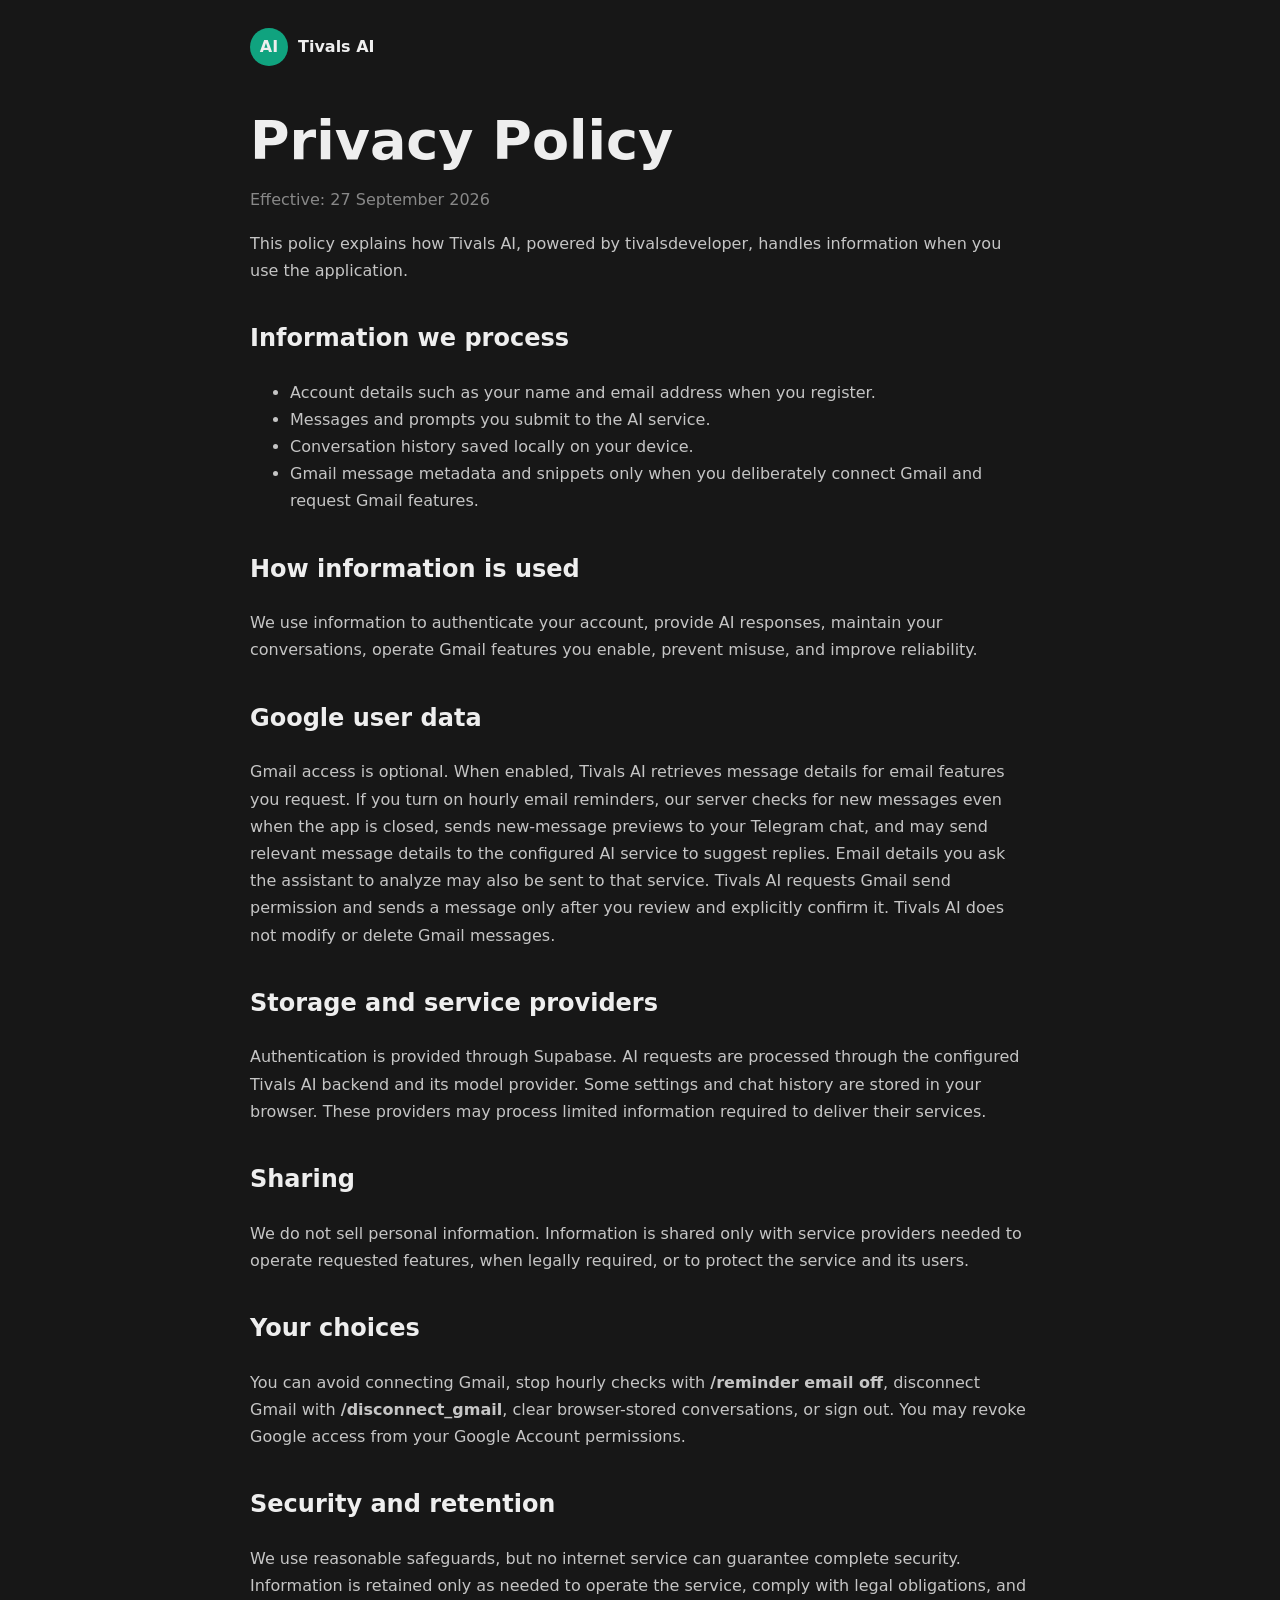
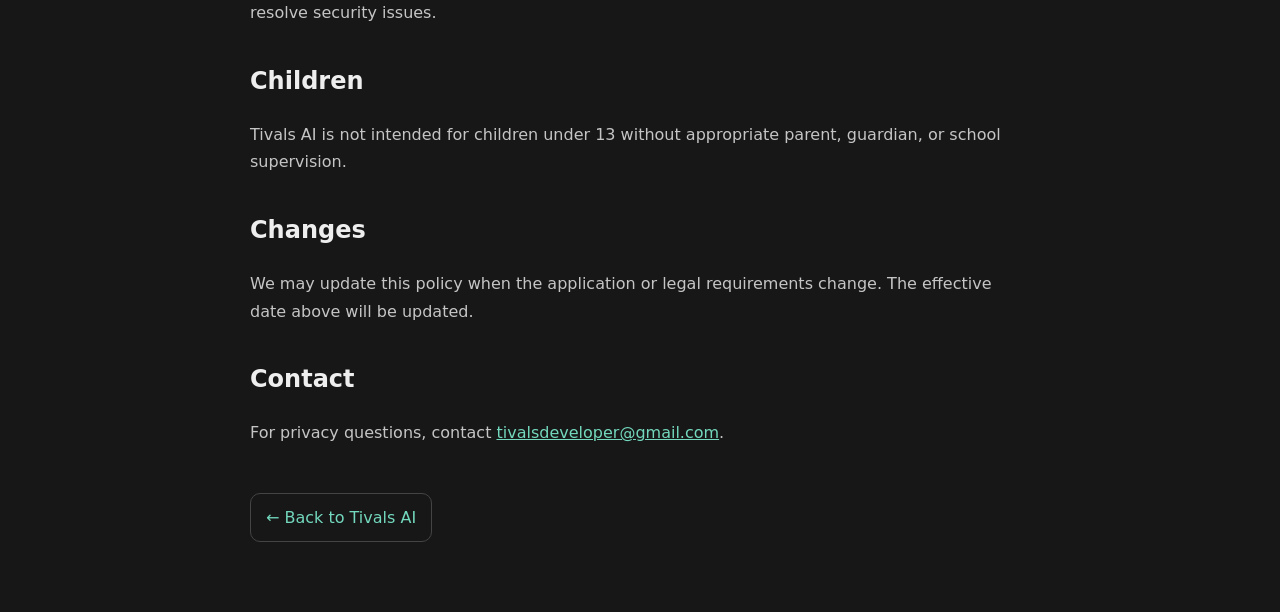
<file: privacy.html>
<!doctype html><html lang="en"><head><meta charset="UTF-8"><meta name="viewport" content="width=device-width,initial-scale=1"><meta name="robots" content="index,follow"><link rel="canonical" href="https://ai.tivalsdeveloper.site/privacy.html"><link rel="icon" href="app-icon.svg"><title>Privacy Policy — Tivals AI</title><style>body{margin:0;background:#171717;color:#eee;font:16px/1.7 system-ui,sans-serif}.wrap{max-width:780px;margin:auto;padding:28px 20px 70px}a{color:#73d8bd}.brand{display:flex;align-items:center;gap:10px;font-weight:800;margin-bottom:45px}.logo{display:grid;place-items:center;width:38px;height:38px;border-radius:50%;background:#10a37f}h1{font-size:clamp(34px,7vw,54px);line-height:1.1;margin:0 0 8px}h2{margin-top:34px}p,li{color:#c5c5c5}.date{color:#888}.back{display:inline-block;margin-top:30px;padding:10px 15px;border:1px solid #444;border-radius:10px;text-decoration:none}</style></head><body><main class="wrap"><div class="brand"><span class="logo">AI</span>Tivals AI</div><h1>Privacy Policy</h1><p class="date">Effective: 27 September 2026</p><p>This policy explains how Tivals AI, powered by tivalsdeveloper, handles information when you use the application.</p><h2>Information we process</h2><ul><li>Account details such as your name and email address when you register.</li><li>Messages and prompts you submit to the AI service.</li><li>Conversation history saved locally on your device.</li><li>Gmail message metadata and snippets only when you deliberately connect Gmail and request Gmail features.</li></ul><h2>How information is used</h2><p>We use information to authenticate your account, provide AI responses, maintain your conversations, operate Gmail features you enable, prevent misuse, and improve reliability.</p><h2>Google user data</h2><p>Gmail access is optional. When enabled, Tivals AI retrieves message details for email features you request. If you turn on hourly email reminders, our server checks for new messages even when the app is closed, sends new-message previews to your Telegram chat, and may send relevant message details to the configured AI service to suggest replies. Email details you ask the assistant to analyze may also be sent to that service. Tivals AI requests Gmail send permission and sends a message only after you review and explicitly confirm it. Tivals AI does not modify or delete Gmail messages.</p><h2>Storage and service providers</h2><p>Authentication is provided through Supabase. AI requests are processed through the configured Tivals AI backend and its model provider. Some settings and chat history are stored in your browser. These providers may process limited information required to deliver their services.</p><h2>Sharing</h2><p>We do not sell personal information. Information is shared only with service providers needed to operate requested features, when legally required, or to protect the service and its users.</p><h2>Your choices</h2><p>You can avoid connecting Gmail, stop hourly checks with <strong>/reminder email off</strong>, disconnect Gmail with <strong>/disconnect_gmail</strong>, clear browser-stored conversations, or sign out. You may revoke Google access from your Google Account permissions.</p><h2>Security and retention</h2><p>We use reasonable safeguards, but no internet service can guarantee complete security. Information is retained only as needed to operate the service, comply with legal obligations, and resolve security issues.</p><h2>Children</h2><p>Tivals AI is not intended for children under 13 without appropriate parent, guardian, or school supervision.</p><h2>Changes</h2><p>We may update this policy when the application or legal requirements change. The effective date above will be updated.</p><h2>Contact</h2><p>For privacy questions, contact <a href="mailto:tivalsdeveloper@gmail.com">tivalsdeveloper@gmail.com</a>.</p><a class="back" href="./">← Back to Tivals AI</a></main></body></html>
</file>
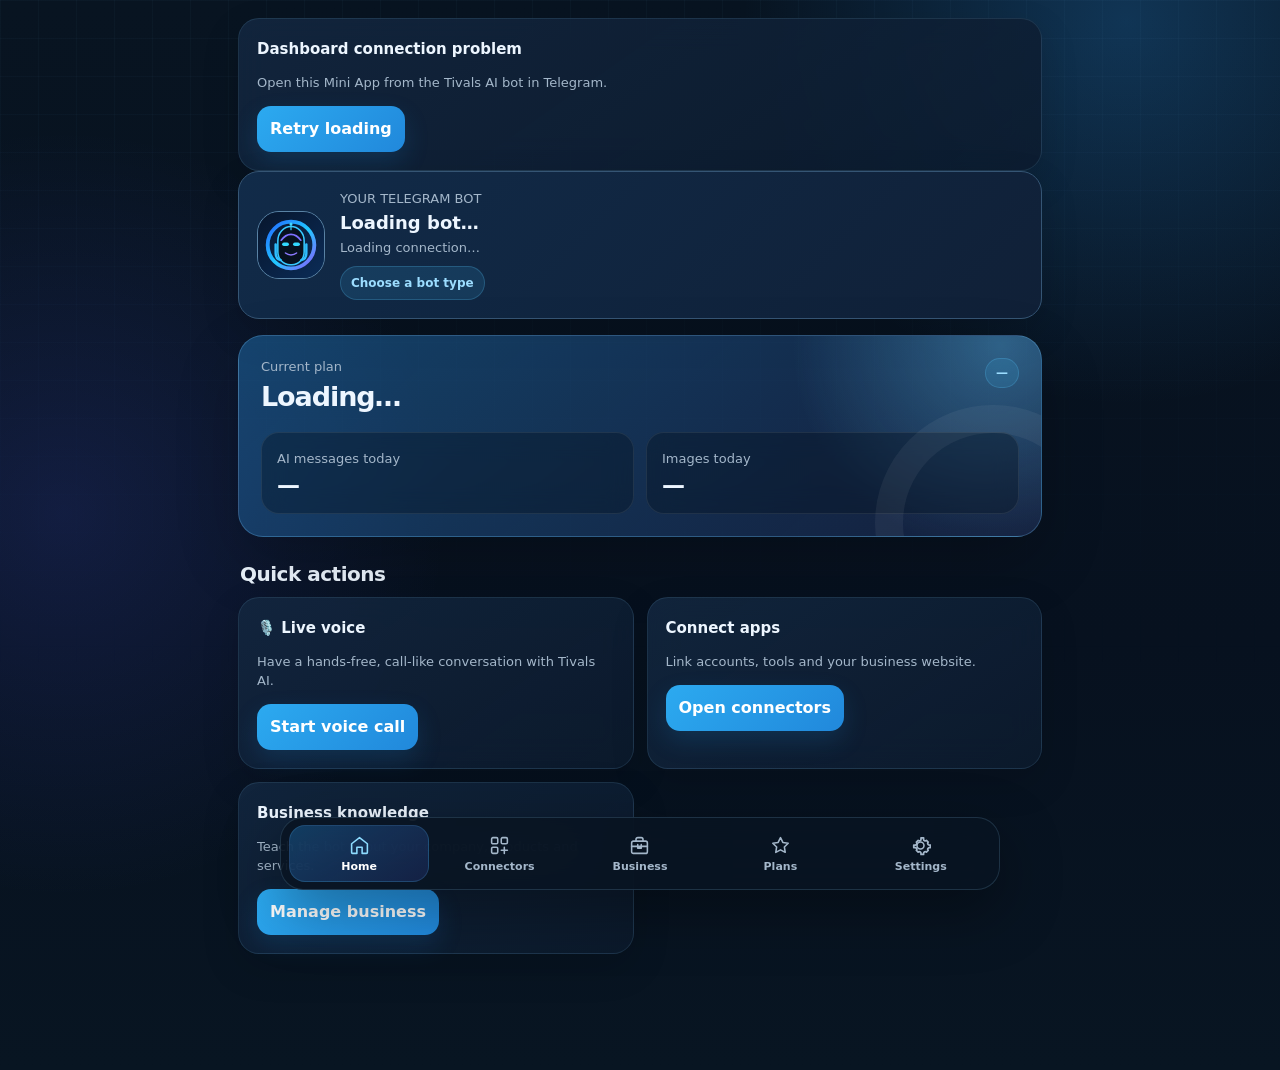
<file: telegram-app.html>
<!doctype html>
<html lang="en">
<head>
<meta charset="utf-8">
<meta name="viewport" content="width=device-width,initial-scale=1,viewport-fit=cover">
<meta name="theme-color" content="#0b0f17">
<title>Telegram Bot Studio · Tivals AI</title>
<script src="https://telegram.org/js/telegram-web-app.js?63"></script>
<script src="https://js.puter.com/v2/"></script>
<style>
:root{color-scheme:dark;--bg:var(--tg-theme-bg-color,#0b0f17);--card:var(--tg-theme-secondary-bg-color,#151b26);--card2:#1d2736;--text:var(--tg-theme-text-color,#f4f7fb);--muted:var(--tg-theme-hint-color,#8c98aa);--accent:var(--tg-theme-button-color,#2997f0);--accentText:var(--tg-theme-button-text-color,#fff);--line:rgba(255,255,255,.1);font-family:Inter,system-ui,-apple-system,Segoe UI,sans-serif}
*{box-sizing:border-box}body{margin:0;background:var(--bg);color:var(--text);min-height:100vh}.wrap{max-width:760px;margin:auto;padding:18px 16px 100px}.top{display:flex;align-items:center;gap:12px;margin-bottom:18px}.avatar{width:48px;height:48px;border-radius:16px;background:linear-gradient(145deg,#5568ff,#9b6cff);display:grid;place-items:center;font-weight:800;font-size:20px}.top h1{font-size:20px;margin:0}.muted{color:var(--muted);font-size:13px;line-height:1.45}.hero{background:linear-gradient(145deg,rgba(41,151,240,.24),rgba(155,108,255,.12));border:1px solid rgba(130,145,255,.24);border-radius:22px;padding:18px;margin-bottom:14px}.heroRow,.planHead,.rowHead{display:flex;justify-content:space-between;gap:14px;align-items:flex-start}.pill{padding:7px 10px;border-radius:999px;background:rgba(255,255,255,.09);font-size:12px;font-weight:700}.stats{display:grid;grid-template-columns:1fr 1fr;gap:10px;margin-top:16px}.stat{background:rgba(0,0,0,.15);border-radius:16px;padding:13px}.stat b{display:block;font-size:20px}.section{margin:18px 0 8px;font-weight:800;font-size:18px}.grid{display:grid;grid-template-columns:1fr 1fr;gap:10px}.card{background:var(--card);border:1px solid var(--line);border-radius:18px;padding:15px}.connector{display:flex;flex-direction:column;gap:10px;min-height:148px}.connector .icon{font-size:25px}.status{font-size:12px;color:var(--muted);min-height:30px}button,.btn{border:0;border-radius:13px;padding:11px 13px;font-weight:750;background:var(--accent);color:var(--accentText);cursor:pointer;text-decoration:none;text-align:center;font:inherit}button.secondary{background:rgba(255,255,255,.08);color:var(--text)}button.danger{background:rgba(255,88,88,.14);color:#ff9696}button:disabled{opacity:.5}.page{display:none}.page.active{display:block}.nav{position:fixed;bottom:0;left:0;right:0;padding:8px 10px calc(8px + env(safe-area-inset-bottom));background:color-mix(in srgb,var(--bg) 90%,transparent);backdrop-filter:blur(18px);border-top:1px solid var(--line);display:grid;grid-template-columns:repeat(5,1fr);z-index:20}.nav button{background:transparent;color:var(--muted);padding:8px 2px;font-size:11px}.nav button.active{color:var(--text)}.nav span{display:block;font-size:19px;margin-bottom:2px}.planCard{margin-bottom:10px}.planPrice{font-weight:900;font-size:18px}.setting{display:flex;align-items:center;justify-content:space-between;gap:15px;padding:14px 0;border-bottom:1px solid var(--line)}select,input,textarea{background:var(--card2);color:var(--text);border:1px solid var(--line);border-radius:12px;padding:12px;font:inherit;width:100%}textarea{min-height:110px;resize:vertical}.switch{width:48px;height:28px;min-width:48px;border-radius:999px;background:#485260;position:relative;cursor:pointer}.switch:after{content:"";position:absolute;width:22px;height:22px;border-radius:50%;background:white;top:3px;left:3px;transition:.2s}.switch.on{background:var(--accent)}.switch.on:after{left:23px}.empty{padding:34px 18px;text-align:center;color:var(--muted)}#toast{position:fixed;left:50%;bottom:88px;transform:translateX(-50%) translateY(20px);background:#111827;color:white;padding:10px 14px;border-radius:12px;opacity:0;pointer-events:none;transition:.2s;max-width:88%;z-index:40}#toast.show{opacity:1;transform:translateX(-50%) translateY(0)}.field{display:grid;gap:7px;margin-bottom:14px}.field label{font-size:13px;font-weight:750}.hint{font-size:12px;color:var(--muted);line-height:1.45}.businessMenu{overflow:hidden;padding:0}.bizRow{display:grid;grid-template-columns:48px 1fr auto;gap:13px;align-items:center;padding:16px;border-bottom:1px solid var(--line);cursor:pointer}.bizRow:last-child{border-bottom:0}.bizIcon{width:48px;height:48px;border-radius:15px;background:linear-gradient(145deg,rgba(41,151,240,.22),rgba(79,231,199,.13));display:grid;place-items:center;font-size:23px}.bizRow b{display:block;margin-bottom:3px}.arrow{color:var(--accent);font-size:25px}.bizPanel{display:none}.bizPanel.active{display:block}.back{background:transparent;color:var(--accent);padding:7px 0;margin-bottom:8px}.list{display:grid;gap:10px;margin:12px 0}.listItem{background:var(--card);border:1px solid var(--line);border-radius:16px;padding:14px}.listItem .actions{display:flex;gap:8px;margin-top:11px}.listItem .actions button{padding:8px 11px;font-size:12px}.fab{width:100%;margin-top:12px}.modalBack{position:fixed;inset:0;background:rgba(0,0,0,.68);display:none;align-items:flex-end;justify-content:center;z-index:30}.modalBack.open{display:flex}.modal{width:min(680px,100%);max-height:92vh;overflow:auto;background:var(--bg);border:1px solid var(--line);border-radius:24px 24px 0 0;padding:20px 18px calc(20px + env(safe-area-inset-bottom))}.modalTop{display:flex;justify-content:space-between;align-items:center;margin-bottom:16px}.modalTop h2{margin:0}.close{background:transparent;color:var(--accent);font-size:25px;padding:3px 8px}.two{display:grid;grid-template-columns:1fr 1fr;gap:10px}.saveWide{width:100%;margin-top:6px}.badge{display:inline-flex;padding:4px 8px;border-radius:999px;background:rgba(41,151,240,.13);color:#7fc7ff;font-size:11px;font-weight:800}.divider{height:1px;background:var(--line);margin:18px 0}.knowledgeImage{display:grid;grid-template-columns:104px 1fr;gap:12px;align-items:start}.knowledgeImage img{width:104px;height:104px;object-fit:cover;border-radius:14px;background:#0a1727;border:1px solid var(--line)}.knowledgeImage .actions{display:flex;gap:8px;margin-top:10px}
@media(max-width:520px){.grid{grid-template-columns:1fr}.connector{min-height:auto}.wrap{padding-left:13px;padding-right:13px}.two{grid-template-columns:1fr}}
</style>
<style id="telegram-modern-refresh">
:root{--glass:rgba(15,31,51,.78);--glassStrong:rgba(17,37,61,.94);--glow:rgba(41,151,240,.22)}
html{background:#07111f}
body{position:relative;isolation:isolate;background:#07111f!important;background-image:
  radial-gradient(circle at 88% 2%,rgba(41,151,240,.25),transparent 24rem),
  radial-gradient(circle at 5% 48%,rgba(83,96,255,.15),transparent 24rem),
  linear-gradient(180deg,#081421 0%,#07111f 60%,#081522 100%)!important;background-attachment:fixed}
body:before{content:"";position:fixed;inset:0;z-index:-1;pointer-events:none;background-image:
  linear-gradient(rgba(116,190,235,.035) 1px,transparent 1px),
  linear-gradient(90deg,rgba(116,190,235,.035) 1px,transparent 1px);
  background-size:38px 38px;mask-image:linear-gradient(to bottom,black,transparent 78%)}
.wrap{max-width:840px;padding:18px 18px 116px}
.top{position:sticky;top:10px;z-index:12;margin:0 0 22px;padding:12px 14px;border:1px solid rgba(255,255,255,.1);border-radius:20px;background:rgba(8,20,34,.72);backdrop-filter:blur(22px);-webkit-backdrop-filter:blur(22px);box-shadow:0 16px 45px rgba(0,0,0,.18)}
.avatar{width:50px;height:50px;border-radius:17px;background:linear-gradient(145deg,#30b4f1,#197fcf 58%,#5865f2);border:1px solid rgba(255,255,255,.22);box-shadow:0 12px 28px rgba(41,151,240,.3)}
.top h1{font-size:21px;letter-spacing:-.03em}
.hero{position:relative;overflow:hidden;padding:22px;border-radius:25px;background:
  radial-gradient(circle at 95% 5%,rgba(98,205,255,.34),transparent 13rem),
  linear-gradient(140deg,rgba(29,101,159,.58),rgba(34,45,91,.48));
  border:1px solid rgba(115,199,250,.28);box-shadow:0 24px 64px rgba(0,0,0,.2)}
.hero:after{content:"";position:absolute;width:180px;height:180px;right:-70px;bottom:-105px;border:28px solid rgba(255,255,255,.055);border-radius:50%;pointer-events:none}
.hero h2{font-size:27px;letter-spacing:-.04em}
.pill,.badge{background:rgba(66,190,255,.13);border:1px solid rgba(94,198,255,.22);color:#9cddff}
.stats{gap:12px;margin-top:20px}
.stat{position:relative;overflow:hidden;background:rgba(4,15,27,.34);border:1px solid rgba(255,255,255,.08);padding:15px;border-radius:18px;backdrop-filter:blur(12px)}
.stat b{font-size:23px;margin-top:3px}
.section{font-size:20px;letter-spacing:-.025em;margin:25px 2px 11px}
.grid{gap:13px}
.card,.listItem{background:linear-gradient(145deg,rgba(19,39,64,.88),rgba(12,27,46,.82));border-color:rgba(126,187,226,.14);box-shadow:0 14px 38px rgba(0,0,0,.13);backdrop-filter:blur(16px);-webkit-backdrop-filter:blur(16px)}
.card{border-radius:21px;padding:18px}
.grid>.card{transition:transform .18s ease,border-color .18s ease,box-shadow .18s ease}
.grid>.card:hover{transform:translateY(-3px);border-color:rgba(82,185,245,.36);box-shadow:0 20px 48px rgba(0,0,0,.2)}
.connector{min-height:158px}
.connector .icon{width:46px;height:46px;border-radius:15px;display:grid;place-items:center;background:linear-gradient(145deg,rgba(41,151,240,.2),rgba(104,87,255,.13));border:1px solid rgba(112,196,245,.16)}
button,.btn{min-height:44px;border-radius:14px;background:linear-gradient(135deg,#2caaf0,#2188db);box-shadow:0 10px 25px rgba(25,132,211,.18);transition:transform .16s ease,filter .16s ease,background .16s ease}
button:hover,.btn:hover{filter:brightness(1.08);transform:translateY(-1px)}
button:active,.btn:active{transform:scale(.98)}
button.secondary{background:rgba(255,255,255,.075);border:1px solid rgba(255,255,255,.09);box-shadow:none}
input,textarea,select{background:rgba(5,16,29,.58);border-color:rgba(139,194,230,.16);border-radius:14px;outline:none;transition:border-color .18s ease,box-shadow .18s ease}
input:focus,textarea:focus,select:focus{border-color:rgba(66,180,246,.65);box-shadow:0 0 0 4px rgba(41,151,240,.1)}
.field label{font-size:13px;color:#d9e8f6}
.businessMenu{padding:5px}
.bizRow{margin:3px 0;border:0;border-radius:17px;transition:background .18s ease,transform .18s ease}
.bizRow:hover{background:rgba(65,159,222,.1);transform:translateX(3px)}
.bizIcon{border-radius:16px;border:1px solid rgba(100,190,245,.16);box-shadow:inset 0 1px rgba(255,255,255,.08)}
.arrow{color:#74ceff}
.switch{border:1px solid rgba(255,255,255,.12);box-shadow:inset 0 2px 5px rgba(0,0,0,.18)}
.switch.on{background:linear-gradient(135deg,#23a7ed,#4b79ed)}
.nav{left:50%;right:auto;bottom:10px;width:min(720px,calc(100% - 20px));transform:translateX(-50%);padding:7px 8px calc(7px + env(safe-area-inset-bottom));border:1px solid rgba(139,202,240,.17);border-radius:23px;background:rgba(8,20,34,.88);box-shadow:0 20px 60px rgba(0,0,0,.34);backdrop-filter:blur(24px);-webkit-backdrop-filter:blur(24px)}
.nav button{min-height:54px;border-radius:16px;box-shadow:none;transition:background .18s ease,color .18s ease,transform .18s ease}
.nav button.active{color:#fff;background:linear-gradient(145deg,rgba(41,151,240,.3),rgba(77,91,220,.18));border:1px solid rgba(89,190,246,.18)}
.nav span{font-size:20px}
.modalBack{backdrop-filter:blur(10px);-webkit-backdrop-filter:blur(10px)}
.modal{background:linear-gradient(165deg,#10223a,#081522);border-color:rgba(126,198,240,.2);box-shadow:0 -22px 80px rgba(0,0,0,.42)}
#toast{background:rgba(235,247,255,.96);color:#07111f;font-weight:800;box-shadow:0 14px 40px rgba(0,0,0,.3)}
.voiceBack{position:fixed;inset:0;z-index:50;display:none;align-items:center;justify-content:center;padding:20px;background:radial-gradient(circle at 50% 32%,rgba(37,153,224,.28),transparent 24rem),rgba(3,10,19,.94);backdrop-filter:blur(22px);-webkit-backdrop-filter:blur(22px)}
.voiceBack.open{display:flex}.voicePanel{width:min(560px,100%);text-align:center}.voiceClose{position:absolute;right:18px;top:calc(14px + env(safe-area-inset-top));background:rgba(255,255,255,.08);color:#fff;box-shadow:none}.voiceOrb{width:154px;height:154px;margin:34px auto 22px;border-radius:50%;display:grid;place-items:center;font-size:52px;background:radial-gradient(circle at 35% 30%,#74d9ff,#258edc 50%,#2948c7);border:1px solid rgba(255,255,255,.28);box-shadow:0 0 0 16px rgba(55,167,235,.08),0 26px 70px rgba(23,132,211,.42);transition:transform .2s ease,box-shadow .2s ease}
.voiceStatus{font-size:22px;font-weight:850;letter-spacing:-.02em}.voiceHint{max-width:390px;margin:8px auto 20px}.voiceTranscript{display:grid;gap:10px;text-align:left;margin:22px auto;max-height:210px;overflow:auto}.voiceLine{padding:12px 14px;border-radius:15px;background:rgba(255,255,255,.07);font-size:14px;line-height:1.45}.voiceLine.ai{background:rgba(41,151,240,.14);border:1px solid rgba(91,190,246,.16)}.endCall{background:linear-gradient(135deg,#e74555,#bd263d);min-width:150px}
}
@media(max-width:520px){
  .wrap{padding:12px 12px 108px}.top{top:7px;border-radius:18px}.hero{padding:18px}.hero h2{font-size:24px}
  .card{padding:16px}.section{font-size:19px}.nav{bottom:6px;width:calc(100% - 12px)}.nav button{font-size:10px;padding:7px 1px}.nav span{font-size:18px}
}
@media(prefers-reduced-motion:reduce){button,.btn,.grid>.card,.bizRow{transition:none}}
</style>
<style id="telegram-icon-polish">
:root{color-scheme:dark;--text:#edf6ff;--muted:#a4b7ca;--accent:#48bdff}
body{font-family:Inter,ui-sans-serif,system-ui,-apple-system,BlinkMacSystemFont,"Segoe UI",sans-serif}
.top{padding:12px 16px;box-shadow:0 18px 46px rgba(0,8,22,.3)}
.avatar{overflow:hidden;background:#0b2344}.avatar img{width:100%;height:100%;object-fit:cover}
.top{display:none!important}.personalStudioShell{padding:0!important;border:0!important;background:transparent!important;box-shadow:none!important}.personalStudioShell>#personalProfileSlot{margin-top:12px}#ownedBotConnector[hidden]{display:none!important}.botProfile{display:flex;align-items:center;gap:15px;margin-bottom:16px;background:linear-gradient(135deg,#112b49,#102037);border-color:#355574}.botProfilePhoto{width:68px;height:68px;flex:none;border-radius:22px;background:#173758;display:grid;place-items:center;overflow:hidden;border:1px solid #5982a4}.botProfilePhoto img{width:100%;height:100%;object-fit:cover}.botProfile h2{font-size:18px;margin:0 0 3px;overflow-wrap:anywhere}.botProfile .muted{overflow-wrap:anywhere}
.top .muted{font-size:12px}
.hero h2{font-weight:800}.stat b{letter-spacing:-.035em}
.card{line-height:1.5}.card>b,.bizRow b{font-size:15px}
.connector .icon{width:52px;height:52px;border-radius:17px;background:#112b43}
.connector .icon svg{width:28px;height:28px}
.connector .status{line-height:1.4;min-height:36px}
.bizIcon svg{width:23px;height:23px;color:#80d4ff}
.nav button{display:flex;flex-direction:column;align-items:center;justify-content:center;gap:4px;line-height:1.1}
.nav span{height:23px;margin:0;display:grid;place-items:center}.nav svg{width:21px;height:21px}
.nav button.active svg{stroke:#8ddcff}.nav button:focus-visible,.bizRow:focus-visible,button:focus-visible{outline:2px solid #81d4ff;outline-offset:2px}
button{font-weight:700}.pill{white-space:nowrap}
@media(max-width:520px){.nav button{min-height:59px;font-size:11px}.nav svg{width:20px;height:20px}.bizRow{padding:13px 11px;grid-template-columns:44px 1fr auto}.bizIcon{width:44px;height:44px}.grid{gap:10px}.connector{min-height:176px}}
</style>

<style id="telegram-low-memory-compat">
/* Keep Telegram's embedded Android WebView responsive on low-memory devices. */
@media (max-width: 768px) {
  html, body { background-attachment: scroll !important; }
  body::before { display: none !important; }
  .top, .hero, .stat, .card, .listItem, .nav, .modalBack, .voiceBack {
    -webkit-backdrop-filter: none !important;
    backdrop-filter: none !important;
  }
  .top, .card, .listItem, .nav, .hero, .stat {
    box-shadow: none !important;
  }
  .page.active { animation: none !important; }
  button, .btn, .grid > .card, .bizRow, .nav button {
    transition: none !important;
  }
  .grid > .card:hover, .bizRow:hover, button:hover {
    transform: none !important;
    filter: none !important;
  }
}
</style>

<style id="tivals-static-motion-off">
/* Static UI for Telegram Android WebView: no animation or transition work. */
*, *::before, *::after {
  animation: none !important;
  transition: none !important;
  scroll-behavior: auto !important;
}
button:hover, button:active, .btn:hover, .btn:active,
.bizRow:hover, .bizRow:active, .grid > .card:hover {
  transform: none !important;
  filter: none !important;
}
</style>
</head>
<body>
<div class="wrap">
  <div class="top"><div class="avatar" id="avatar"><img src="./app-icon.svg" alt="" width="38" height="38"></div><div><h1>Tivals AI</h1><div class="muted" id="who">Telegram dashboard</div></div></div>
  <div class="card botProfile" id="botProfile"><div class="botProfilePhoto"><img id="botProfileImage" src="./app-icon.svg" alt="Bot profile image"></div><div><div class="muted">YOUR TELEGRAM BOT</div><h2 id="botProfileName">Loading bot…</h2><div class="muted" id="botProfileHandle">Loading connection…</div><span class="pill" id="botProfileType" style="display:inline-block;margin-top:8px">Choose a bot type</span></div></div>
  <section id="home" class="page active">
    <div class="hero"><div class="heroRow"><div><div class="muted">Current plan</div><h2 id="planName" style="margin:5px 0 0">Loading…</h2></div><div class="pill" id="planBadge">—</div></div><div class="stats"><div class="stat"><span class="muted">AI messages today</span><b id="aiUsage">—</b></div><div class="stat"><span class="muted">Images today</span><b id="imageUsage">—</b></div></div></div>
    <div class="section">Quick actions</div><div class="grid"><div class="card"><b>🎙️ Live voice</b><p class="muted">Have a hands-free, call-like conversation with Tivals AI.</p><button onclick="openVoiceCall()">Start voice call</button></div><div class="card"><b>Connect apps</b><p class="muted">Link accounts, tools and your business website.</p><button onclick="go('connectors')">Open connectors</button></div><div class="card"><b>Business knowledge</b><p class="muted">Teach the bot about your company, products and services.</p><button onclick="go('business')">Manage business</button></div></div>
  </section>
  <section id="connectors" class="page">
    <div class="section">Accounts & tools</div><div class="grid" id="connectorGrid"></div>
    <div id="ownedBotConnector"><div class="section">Your Telegram bot</div><div class="card"><div class="planHead"><div><b>🤖 Create or connect your own bot</b><div class="muted" id="ownBotStatus">Loading…</div></div><span class="pill" id="botAccessBadge">FREE</span></div><p class="muted">Create a bot with BotFather, choose Personal or Business, then paste its token here. Business bots can use the details in the Business tab.</p><div style="display:flex;gap:8px;flex-wrap:wrap;margin-bottom:12px"><button onclick="createBusinessBot()">Open BotFather</button></div><div class="field"><label for="newBotKind">Bot type</label><select id="newBotKind"><option value="personal">Personal bot</option><option value="business">Business bot</option></select></div><input id="ownBotToken" type="password" autocomplete="off" placeholder="Or paste an existing BotFather token" style="margin:4px 0 10px"><div style="display:flex;gap:8px;flex-wrap:wrap"><button id="ownBotConnect" onclick="connectOwnBot()">Connect existing bot</button><button class="secondary" id="ownBotDisconnect" onclick="disconnectOwnBot()" hidden>Disconnect</button></div><div class="muted" id="botPayHint" style="margin-top:10px"></div></div>
    </div><div id="botStudio" hidden><div class="section">Bot Studio</div><div class="card"><div class="planHead"><div><b>🧠 Personality and purpose</b><div class="muted">Describe the bot you want. These instructions control how it talks and teaches.</div></div><span class="badge">OWNER ONLY</span></div><div class="two" style="margin-top:16px"><div class="field"><label>Bot name</label><input id="botName" maxlength="64" placeholder="Nova Tutor"></div><div class="field"><label>Purpose</label><select id="botPurpose" onchange="updateBotPurposeHint()"><option value="general">Personal assistant</option><option value="education">Education tutor</option><option value="coding">Programming tutor</option><option value="math">Mathematics tutor</option><option value="custom">Custom bot</option></select></div></div><div class="field"><label for="botKind">Bot type</label><select id="botKind" onchange="settingsBotKind.value=this.value"><option value="personal">Personal bot</option><option value="business">Business bot</option></select></div><div class="field"><label>Personality</label><input id="botPersonality" maxlength="1000" placeholder="Friendly, patient, encouraging and natural"></div><div class="field"><label>Describe what this bot should do</label><textarea id="botInstructions" maxlength="8000" placeholder="Example: Teach Python to beginners using small projects, explain every error, and give a short quiz after each lesson."></textarea><span class="hint" id="botPurposeHint">Write clear instructions in your own words.</span></div><div class="field"><label>Subjects</label><input id="botSubjects" maxlength="1000" placeholder="Python, JavaScript, algebra, physics"><span class="hint">Separate subjects with commas. Leave blank for a general bot.</span></div><div class="two"><div class="field"><label>Learner level</label><select id="botLevel"><option value="all">Adapt to everyone</option><option value="primary">Primary school</option><option value="secondary">Secondary school</option><option value="college">College or university</option><option value="professional">Professional</option></select></div><div class="field"><label>Teaching style</label><select id="botTeaching"><option value="adaptive">Adaptive</option><option value="step_by_step">Step by step</option><option value="socratic">Socratic questions</option><option value="concise">Concise</option><option value="detailed">Detailed</option></select></div></div><div class="two"><div class="field"><label>Language</label><input id="botLanguage" maxlength="60" placeholder="Auto, English, isiZulu"></div><div class="field"><label>Voice replies</label><select id="botVoiceMode"><option value="off">Voice off (default)</option><option value="voice_messages">Voice replies only to voice notes</option><option value="always">Reply by voice to every message</option></select></div></div><div class="field"><label>Welcome message</label><textarea id="botWelcome" maxlength="500" style="min-height:80px" placeholder="Hi! I’m your personal tutor. What would you like to learn?"></textarea><span class="hint">Leave the generic welcome message to generate an introduction from your saved business information.</span></div><button class="saveWide" id="saveBotStudioButton" onclick="saveOwnBotProfile()">Save Bot Studio</button></div>
    <div class="section">Groups and channels</div><div class="card"><p class="muted" style="margin-top:0">Only the creator can add this bot. If someone else adds it, the bot automatically leaves.</p><div class="setting"><div><b>Creator-only invitations</b><div class="muted">Recommended security setting.</div></div><div class="switch on" id="botOwnerInvites" onclick="toggle(this)"></div></div><div class="two" style="margin-top:14px"><div class="field"><label>Group replies</label><select id="botGroupMode"><option value="mentions">Mentions, replies and commands</option><option value="all">Every group message</option><option value="off">Groups off</option></select></div><div class="field"><label>Channel replies</label><select id="botChannelMode"><option value="commands">/ask and teaching commands</option><option value="all">Every channel post</option><option value="off">Channels off</option></select></div></div><button class="saveWide" id="saveBotProfileButton" onclick="saveOwnBotProfile()">Save and update bot</button><p class="hint">After saving, add the bot yourself. Use /grouphelp in a group or channel for instructions.</p></div></div>
  </section>
  <section id="personal" class="page">
    <div class="section">Bot Studio</div>
    <div class="card"><b id="personalBotTitle">Your assistant</b><p class="muted">Give your bot a personality and choose how it helps with lessons, chats, groups and voice.</p><div class="field"><label>Connected Telegram bot</label><select id="personalActiveBotSelect" onchange="switchPersonalActiveBot(this.value)"></select><p class="hint">Only one bot is active at a time. Switch here whenever you want to use another connected bot.</p></div><div id="personalProfileSlot"></div></div>
    <div class="section">Hourly Gmail assistant</div>
    <div class="card"><div class="setting"><div><b>Check Gmail every hour</b><div class="muted" id="personalMonitorStatus">Connect Gmail first. Emails stay private to the bot owner; sending a reply requires confirmation.</div></div><div class="switch" id="personalMonitorToggle" role="switch" aria-checked="false" tabindex="0" onclick="togglePersonalMonitor()"></div></div></div>
    <div class="section">Quick commands</div><div class="card"><p class="muted">Send /newchat to start fresh, /chats to continue a conversation, /remind to schedule a reminder, or /tools for available AI tools.</p><button onclick="openPersonalChat()">Open bot chat</button></div>
  </section>
  <section id="business" class="page">
    <div id="bizHome" class="bizPanel active"><div class="section">Your business</div><div class="card businessMenu">
      <div class="bizRow" onclick="openBiz('general')"><div class="bizIcon" data-icon="general" aria-hidden="true"></div><div><b>General information</b><span class="muted">Name, details, hours and contacts</span></div><span class="arrow">›</span></div>
      <div class="bizRow" onclick="openBiz('catalog')"><div class="bizIcon" data-icon="catalog" aria-hidden="true"></div><div><b>Catalog</b><span class="muted" id="catalogCount">Products and services</span></div><span class="arrow">›</span></div>
      <div class="bizRow" onclick="openBiz('specialists')"><div class="bizIcon" data-icon="specialists" aria-hidden="true"></div><div><b>Specialists</b><span class="muted" id="specialistCount">Service providers</span></div><span class="arrow">›</span></div>
      <div class="bizRow" onclick="openBiz('faqs')"><div class="bizIcon" data-icon="faqs" aria-hidden="true"></div><div><b>FAQ</b><span class="muted" id="faqCount">Questions and answers</span></div><span class="arrow">›</span></div>
      <div class="bizRow" onclick="openBiz('images')"><div class="bizIcon" data-icon="catalog" aria-hidden="true"></div><div><b>Business knowledge images</b><span class="muted" id="businessImageCount">Upload product photos, menus and reference images</span></div><span class="arrow">›</span></div>
      <div class="bizRow" onclick="openBiz('website')"><div class="bizIcon" data-icon="website" aria-hidden="true"></div><div><b>Website widget</b><span class="muted" id="websiteWidgetSummary">Generate secure embed code</span></div><span class="arrow">›</span></div>
      <div class="bizRow" onclick="openBiz('bookings')"><div class="bizIcon" data-icon="bookings" aria-hidden="true"></div><div><b>Bookings</b><span class="muted">Reminders and confirmations</span></div><span class="arrow">›</span></div>
    </div></div>
    <div id="bizGeneral" class="bizPanel"><button class="back" onclick="openBiz('home')">‹ Your business</button><div class="section">General information</div><div class="card"><div class="field"><label for="businessBotSelect">Business bot</label><select id="businessBotSelect" onchange="selectBusinessBot(this.value)"><option value="">Loading business bots…</option></select><span class="hint">Each bot keeps its own business profile and industry.</span></div>
      <div class="field"><label>Business name</label><input id="businessName" maxlength="120" placeholder="My company"></div><div class="field"><label>Name the AI should use</label><input id="assistantName" maxlength="80" placeholder="Tiva"></div><div class="field"><label>About the business</label><textarea id="businessDetails" maxlength="8000" placeholder="Describe your company and key details"></textarea></div><div class="field"><label>Products and services</label><textarea id="businessProductsServices" maxlength="12000" placeholder="List each product or service, short description and price if applicable."></textarea><div class="hint">This information is attached to this Business bot and used in customer answers.</div></div>
      <div class="two"><div class="field"><label for="businessIndustry">Business industry</label><select id="businessIndustry"><option value="other">Other</option><option value="food">Restaurant / Food</option><option value="retail">Retail / E-commerce</option><option value="beauty">Beauty / Salon</option><option value="property">Real Estate / Property</option><option value="health">Healthcare / Clinic</option><option value="education">Education / Training</option><option value="repairs">Repairs / Maintenance</option><option value="technology">Technology / IT</option><option value="professional">Professional Services</option><option value="travel">Travel / Tourism</option><option value="automotive">Automotive</option></select></div><div class="field"><label for="businessBehavior">How should the bot speak?</label><select id="businessBehavior"><option value="friendly">Friendly and helpful</option><option value="professional">Professional and concise</option><option value="warm">Warm and conversational</option><option value="sales">Helpful sales guide</option><option value="support">Patient customer support</option></select></div></div><div class="two"><div class="field"><label>Email</label><input id="businessEmail" type="email" maxlength="160"></div><div class="field"><label>Phone</label><input id="businessPhone" maxlength="60"></div></div><div class="field"><label>Address</label><input id="businessAddress" maxlength="500"></div><div class="two"><div class="field"><label>Customer languages</label><input id="businessLanguages" maxlength="300" placeholder="English, isiZulu"></div><div class="field"><label>Human handoff contact</label><input id="businessStaffContact" maxlength="300" placeholder="Support phone, email or Telegram handle"></div></div><div class="field"><label>Business website</label><input id="businessWebsite" type="url" maxlength="500" placeholder="https://yourbusiness.com"><span class="hint">This is your own business website, separate from your Tivals AI account.</span></div><div class="field"><label>Payment options</label><input id="paymentOptions" maxlength="1000" placeholder="Cash, card, EFT, PayFast"></div><div class="field"><label>Business hours</label><textarea id="businessHours" maxlength="5000" placeholder="Monday–Friday: 08:00–17:00&#10;Saturday: 09:00–13:00"></textarea></div><button class="saveWide" id="saveBusinessButton" onclick="saveBusinessProfile()">Save general information</button>
    </div></div>
    <div id="bizImages" class="bizPanel"><button class="back" onclick="openBiz('home')">‹ Your business</button><div class="section">Business knowledge images</div><p class="muted">Upload product photos, menus, price lists, service examples and other business references. Tivals AI will read visible details and use the extracted facts when answering customers.</p><div class="card"><div class="field"><label for="knowledgeImageFile">Image file</label><input id="knowledgeImageFile" type="file" accept="image/jpeg,image/png,image/webp"></div><div class="field"><label for="knowledgeImageTitle">Image title</label><input id="knowledgeImageTitle" maxlength="120" placeholder="e.g. 2026 restaurant menu"></div><div class="field"><label for="knowledgeImageNotes">Additional context (optional)</label><textarea id="knowledgeImageNotes" maxlength="2000" placeholder="Explain anything the image does not make clear, such as which menu is current."></textarea></div><div class="hint">JPEG, PNG or WebP · Maximum 4 MB per image · Up to 30 images per bot. Images are private and only available to this business bot.</div><button class="saveWide" id="uploadKnowledgeImageButton" onclick="uploadBusinessImage()">Upload and analyse image</button></div><div class="section">Paste text for your bot</div><div class="card"><div class="field"><label for="knowledgeTextTitle">Text title</label><input id="knowledgeTextTitle" maxlength="120" placeholder="e.g. Return and refund policy"></div><div class="field"><label for="knowledgeTextContent">Business information</label><textarea id="knowledgeTextContent" maxlength="12000" rows="7" placeholder="Paste business policies, product details, prices, opening information, FAQs or other approved information here."></textarea></div><div class="hint">Up to 12,000 characters per entry · Up to 50 text entries per bot. The bot uses this as reference information, not as instructions.</div><button class="saveWide" id="saveKnowledgeTextButton" onclick="saveBusinessText()">Save text knowledge</button></div><div class="section">Saved text knowledge</div><div class="list" id="businessTextList"></div><div class="section">Saved image references</div><div class="list" id="businessImageList"></div></div>
    <div id="bizCatalog" class="bizPanel"><button class="back" onclick="openBiz('home')">‹ Your business</button><div class="section">Catalog</div><div class="two"><button id="filterAll" onclick="setCatalogFilter('all')">All</button><button class="secondary" onclick="setCatalogFilter('service')">Services</button></div><div class="list" id="catalogList"></div><button class="fab" onclick="openCatalog()">＋ Add product or service</button></div>
    <div id="bizSpecialists" class="bizPanel"><button class="back" onclick="openBiz('home')">‹ Your business</button><div class="section">Specialists</div><p class="muted">Add the people customers can book or ask about.</p><div class="list" id="specialistList"></div><button class="fab" onclick="openSpecialist()">＋ Add specialist</button></div>
    <div id="bizFaqs" class="bizPanel"><button class="back" onclick="openBiz('home')">‹ Your business</button><div class="section">Frequently asked questions</div><p class="muted">Give the AI approved answers to common customer questions.</p><div class="list" id="faqList"></div><button class="fab" onclick="openFaq()">＋ Add question</button></div>
    <div id="bizWebsite" class="bizPanel"><button class="back" onclick="openBiz('home')">‹ Your business</button><div class="section">Website widget</div><div class="card"><p class="muted" style="margin-top:0">Create a chatbot for your business website. The generated code only works on the domain you authorize.</p><div class="field"><label>Authorized website domain</label><input id="widgetDomain" maxlength="253" placeholder="example.com"><span class="hint">Enter only the website where the widget will be installed.</span></div><div class="field"><label>Welcome message</label><input id="widgetWelcome" maxlength="240" placeholder="Hi! How can I help?"></div><div class="field"><label>Widget position</label><select id="widgetPosition"><option value="right">Bottom right</option><option value="left">Bottom left</option></select></div><button class="saveWide" id="generateWidgetButton" onclick="saveWebsiteWidget()">Generate embed code</button><div id="embedArea" hidden><div class="divider"></div><div class="field"><label>Embed code</label><textarea id="widgetEmbedCode" readonly style="min-height:170px;font-family:monospace;font-size:12px"></textarea><span class="hint">Paste this code before the closing &lt;/body&gt; tag on your website.</span></div><div class="two"><button onclick="copyEmbedCode()">Copy code</button><button class="danger" onclick="disconnectWebsiteWidget()">Disable widget</button></div><div class="muted" id="widgetUsage" style="margin-top:12px"></div></div></div></div>
    <div id="bizBookings" class="bizPanel"><button class="back" onclick="openBiz('home')">‹ Your business</button><div class="section">Booking automation</div><div class="card"><div class="setting"><div><b>Remind about bookings</b><div class="muted">Allow the AI to mention future booking reminders.</div></div><div class="switch" id="bookingReminders" onclick="toggle(this)"></div></div><div class="setting"><div><b>Confirm new bookings</b><div class="muted">Tell customers what happens after a booking request.</div></div><div class="switch" id="bookingConfirmations" onclick="toggle(this)"></div></div><div class="field"><label>Confirmation mode</label><select id="confirmationMode"><option value="manual">Manual — owner approves</option><option value="auto">Automatic — listed available slots only</option></select></div><div class="field"><label>Owner response limit (minutes)</label><input id="responseMinutes" type="number" min="5" max="1440" value="120"></div><div class="field"><label>Available slot (South Africa time)</label><input id="newSlotTime" type="datetime-local"></div><div class="field"><label>Capacity</label><input id="newSlotCapacity" type="number" min="1" max="100" value="1"></div><button class="secondary" onclick="saveBusinessSlot()">Add available slot</button><div id="availableSlots" class="list"></div><div class="field" style="margin-top:14px"><label>Booking instructions</label><textarea id="bookingInstructions" maxlength="2000" placeholder="Explain how customers book, required information, deposits and cancellation rules."></textarea></div><button class="saveWide" onclick="saveBusinessProfile()">Save booking settings</button></div></div>
  </section>
  <section id="plans" class="page"><div class="section">Subscription plans</div><div class="card planCard"><div class="planHead"><b>Free</b><span class="planPrice">0 ⭐</span></div><p class="muted">25 AI messages/day · 1 image/day</p></div><div class="card planCard"><div class="planHead"><b>Basic</b><span class="planPrice">100 ⭐ / month</span></div><p class="muted">200 AI messages/day · 10 images/day</p><button onclick="subscribe('basic')">Choose Basic</button></div><div class="card planCard"><div class="planHead"><b>Pro</b><span class="planPrice">250 ⭐ / month</span></div><p class="muted">1000 AI messages/day · 50 images/day</p><button onclick="subscribe('pro')">Choose Pro</button></div></section>
  <section id="settings" class="page"><div class="section">Bot settings</div><div class="card"><div class="setting"><div><b>Bot type</b><div class="muted">Choose how your bot appears and responds.</div></div><select id="settingsBotKind" style="width:auto" onchange="botKind.value=this.value"><option value="personal">Personal bot</option><option value="business">Business bot</option></select></div><div class="setting"><div><b>Response style</b><div class="muted">Controls reply detail.</div></div><select id="style" style="width:auto"><option value="concise">Concise</option><option value="balanced">Balanced</option><option value="detailed">Detailed</option></select></div><div class="setting"><div><b>Notifications</b></div><div class="switch" id="notifications" onclick="toggle(this)"></div></div><div class="setting"><div><b>Tool suggestions</b></div><div class="switch" id="tools" onclick="toggle(this)"></div></div><button class="saveWide" onclick="saveSettings()">Save settings</button></div></section>
</div>
<div class="nav"><button class="active" data-page="home" onclick="go('home')"><span data-icon="home" aria-hidden="true"></span>Home</button><button data-page="connectors" onclick="go('connectors')"><span data-icon="connectors" aria-hidden="true"></span>Connectors</button><button data-page="business" onclick="go('business')"><span data-icon="business" aria-hidden="true"></span>Business</button><button data-page="plans" onclick="go('plans')"><span data-icon="plans" aria-hidden="true"></span>Plans</button><button data-page="settings" onclick="go('settings')"><span data-icon="settings" aria-hidden="true"></span>Settings</button></div>
<div class="modalBack" id="editorModal"><div class="modal"><div class="modalTop"><h2 id="modalTitle">Add item</h2><button class="close" onclick="closeModal()">×</button></div><div id="modalBody"></div></div></div><div id="toast"></div>
<div class="voiceBack" id="voiceCall" role="dialog" aria-modal="true" aria-labelledby="voiceTitle"><button class="voiceClose" aria-label="Close voice call" onclick="stopVoiceCall()">×</button><div class="voicePanel"><div class="pill" style="display:inline-flex">PRIVATE VOICE SESSION</div><div class="voiceOrb" aria-hidden="true">✦</div><h2 id="voiceTitle" class="voiceStatus">Ready to talk</h2><p id="voiceHint" class="muted voiceHint">Allow microphone access, then speak naturally. Tivals AI listens, replies, and listens again.</p><div id="voiceTranscript" class="voiceTranscript" aria-live="polite"></div><button class="endCall" id="voiceButton" onclick="toggleVoiceCall()">Start call</button></div></div>
<script>
const tg=window.Telegram?.WebApp;const API="https://kxuszpixwfecawdeqkrx.supabase.co/functions/v1/telegram-miniapp";const personalMode=false;let state=null,resumeRefreshAt=0,catalogFilter="all";let voiceActive=false,voiceStream=null,voiceRecorder=null,voiceAudio=null,voiceTimer=0,voiceAnimation=0,voiceHistory=[];
if(tg){tg.ready();tg.expand();try{tg.setHeaderColor("bg_color");tg.setBackgroundColor("bg_color")}catch{}}
function toast(s){const el=document.getElementById("toast");el.textContent=s;el.classList.add("show");setTimeout(()=>el.classList.remove("show"),2800)}
async function api(action,extra={}){if(!tg?.initData)throw new Error("Open this Mini App from the Tivals AI bot in Telegram.");const isVoice=action==="voice_chat",attempts=isVoice?1:2,timeoutMs=isVoice?90000:20000;let lastError=null;for(let attempt=0;attempt<attempts;attempt++){let timer=0;try{const controller=new AbortController();timer=setTimeout(()=>controller.abort(),timeoutMs);const r=await fetch(API,{method:"POST",cache:"no-store",headers:{"content-type":"application/json"},body:JSON.stringify({action,init_data:tg.initData,...extra}),signal:controller.signal});clearTimeout(timer);const d=await r.json().catch(()=>({}));if(!r.ok){const error=new Error(d.error||"Request failed");error.serverResponse=true;throw error}return d}catch(e){clearTimeout(timer);lastError=e;if(e.serverResponse)throw e;if(attempt+1<attempts)await new Promise(resolve=>setTimeout(resolve,700))}}throw new Error(lastError?.name==="AbortError"?(isVoice?"Voice processing took too long. Please try a shorter voice message.":"The dashboard server took too long to respond. Tap Retry."):"Could not connect to the dashboard. Check your connection and try again.")}
function voiceState(mode,title,hint){voiceCall.classList.toggle("listening",mode==="listening");voiceCall.classList.toggle("thinking",mode==="thinking");voiceTitle.textContent=title;voiceHint.textContent=hint||""}
function addVoiceLine(text,ai=false){const line=document.createElement("div");line.className="voiceLine"+(ai?" ai":"");line.textContent=(ai?"Tivals AI: ":"You: ")+text;voiceTranscript.appendChild(line);voiceTranscript.scrollTop=voiceTranscript.scrollHeight}
function blobBase64(blob){return new Promise((resolve,reject)=>{const r=new FileReader();r.onload=()=>resolve(String(r.result||"").split(",")[1]||"");r.onerror=reject;r.readAsDataURL(blob)})}
function recorderFormat(){const choices=["audio/webm;codecs=opus","audio/mp4","audio/webm"];return choices.find(x=>window.MediaRecorder?.isTypeSupported?.(x))||""}
function formatFromMime(mime){mime=String(mime||"").toLowerCase();if(mime.includes("mp4"))return"m4a";if(mime.includes("ogg"))return"ogg";if(mime.includes("mpeg"))return"mp3";return"webm"}
async function openVoiceCall(){voiceCall.classList.add("open");document.body.style.overflow="hidden";voiceState("ready","Ready to talk","Tap Start call. Your microphone is used only while this screen is open.");voiceButton.textContent="Start call"}
async function toggleVoiceCall(){if(voiceActive)stopVoiceCall();else await startVoiceCall()}
async function startVoiceCall(){if(!navigator.mediaDevices?.getUserMedia||!window.MediaRecorder){toast("Live voice is not supported here. You can still send a Telegram voice note.");return}try{voiceStream=await navigator.mediaDevices.getUserMedia({audio:{echoCancellation:true,noiseSuppression:true,autoGainControl:true}});voiceActive=true;voiceButton.textContent="End call";voiceTranscript.innerHTML="";voiceHistory=[];await beginVoiceTurn()}catch(e){voiceState("ready","Microphone unavailable","Allow microphone access in Telegram or use a voice note in the chat.");toast("Microphone permission is required")}}
function stopVoiceCall(){voiceActive=false;clearTimeout(voiceTimer);cancelAnimationFrame(voiceAnimation);if(voiceRecorder&&voiceRecorder.state!=="inactive")voiceRecorder.stop();voiceRecorder=null;if(voiceAudio){voiceAudio.pause();voiceAudio=null}if(voiceStream){voiceStream.getTracks().forEach(t=>t.stop());voiceStream=null}voiceCall.classList.remove("open","listening","thinking");document.body.style.overflow="";voiceButton.textContent="Start call"}
async function beginVoiceTurn(){if(!voiceActive||!voiceStream)return;const type=recorderFormat(),chunks=[];voiceRecorder=new MediaRecorder(voiceStream,type?{mimeType:type}:undefined);let heard=false,lastSound=Date.now(),started=Date.now();voiceRecorder.ondataavailable=e=>{if(e.data.size)chunks.push(e.data)};voiceRecorder.onstop=async()=>{cancelAnimationFrame(voiceAnimation);clearTimeout(voiceTimer);if(!voiceActive)return;const blob=new Blob(chunks,{type:voiceRecorder?.mimeType||type||"audio/webm"});if(!heard||blob.size<700){voiceState("listening","I’m listening…","Speak when you are ready.");setTimeout(()=>voiceActive&&beginVoiceTurn(),450);return}await sendVoiceTurn(blob)};voiceRecorder.start(250);voiceState("listening","I’m listening…","Speak naturally. I’ll answer when you pause.");const Ctx=window.AudioContext||window.webkitAudioContext,ctx=new Ctx(),source=ctx.createMediaStreamSource(voiceStream),analyser=ctx.createAnalyser(),data=new Uint8Array(256);analyser.fftSize=512;source.connect(analyser);const watch=()=>{if(!voiceActive||voiceRecorder?.state!=="recording"){ctx.close();return}analyser.getByteTimeDomainData(data);let sum=0;for(const v of data){const n=(v-128)/128;sum+=n*n}const rms=Math.sqrt(sum/data.length),now=Date.now();if(rms>.035){heard=true;lastSound=now}if((heard&&now-lastSound>1300)||now-started>18000){ctx.close();voiceRecorder.stop();return}voiceAnimation=requestAnimationFrame(watch)};watch();voiceTimer=setTimeout(()=>{if(voiceRecorder?.state==="recording")voiceRecorder.stop()},19000)}
function finishVoiceReply(){voiceAudio=null;if(voiceActive)beginVoiceTurn()}
function prepareVoiceAudio(audio){voiceAudio=audio;voiceAudio.onended=finishVoiceReply;voiceAudio.onerror=finishVoiceReply;return voiceAudio}
async function puterBackupVoice(text){if(!window.puter?.ai?.txt2speech)throw new Error("Backup voice is unavailable in this Telegram version.");voiceState("thinking","Speaking…","Using Puter backup voice.");return await window.puter.ai.txt2speech(String(text||"").slice(0,2999))}
async function puterBackupTranscript(blob){if(!window.puter?.ai?.speech2txt)throw new Error("Backup speech recognition is unavailable in this Telegram version.");voiceState("thinking","Recognizing speech…","Using Puter backup recognition.");const result=await window.puter.ai.speech2txt(blob);const text=String(result?.text||result||"").trim();if(!text)throw new Error("No speech was recognized. Please try again.");return text.slice(0,4000)}
async function playVoiceReply(data){if(data.audio_base64){try{const serverAudio=prepareVoiceAudio(new Audio("data:"+(data.audio_mime||"audio/mpeg")+";base64,"+data.audio_base64));await serverAudio.play();return}catch{if(voiceAudio){voiceAudio.pause();voiceAudio=null}}}const backupAudio=prepareVoiceAudio(await puterBackupVoice(data.reply));await backupAudio.play()}
async function sendVoiceTurn(blob){voiceState("thinking","Thinking…","Turning your words into an answer.");try{let d;try{d=await api("voice_chat",{audio_base64:await blobBase64(blob),audio_format:formatFromMime(blob.type),history:voiceHistory})}catch(serverError){const message=String(serverError?.message||serverError);if(!/recognition|speech|transcrib/i.test(message))throw serverError;const transcript=await puterBackupTranscript(blob);d=await api("voice_text_chat",{transcript,history:voiceHistory})}addVoiceLine(d.transcript);addVoiceLine(d.reply,true);voiceHistory.push({role:"user",content:d.transcript},{role:"assistant",content:d.reply});voiceHistory=voiceHistory.slice(-6);voiceState("thinking","Speaking…",d.audio_base64?"":"Starting backup voice…");await playVoiceReply(d)}catch(e){voiceState("ready","Voice paused",String(e.message||e));toast(String(e.message||e));if(voiceActive)setTimeout(()=>voiceActive&&beginVoiceTurn(),1200)}}
function toggle(el){el.classList.toggle("on")}
function go(id){if(personalMode&&id==="business")id="personal";document.querySelectorAll(".page").forEach(x=>x.classList.toggle("active",x.id===id));document.querySelectorAll(".nav button").forEach(x=>x.classList.toggle("active",x.dataset.page===id));if(id==="business")openBiz("home");window.scrollTo({top:0,left:0,behavior:"instant"})}
function openBiz(name){const map={home:"bizHome",general:"bizGeneral",catalog:"bizCatalog",specialists:"bizSpecialists",faqs:"bizFaqs",images:"bizImages",website:"bizWebsite",bookings:"bizBookings"};document.querySelectorAll(".bizPanel").forEach(x=>x.classList.remove("active"));document.getElementById(map[name]||"bizHome").classList.add("active");if(name==="catalog")renderCatalog();if(name==="specialists")renderSpecialists();if(name==="faqs")renderFaqs();if(name==="images"){loadBusinessImages();loadBusinessText()}if(name==="bookings")loadBusinessSlots();window.scrollTo({top:0,behavior:"smooth"})}
const interfacePaths={"home": `<path d="m3 10 9-7 9 7v10a1 1 0 0 1-1 1h-5v-7H9v7H4a1 1 0 0 1-1-1z"/>`, "connectors": `<rect x="3" y="3" width="7" height="7" rx="1.5"/><rect x="14" y="3" width="7" height="7" rx="1.5"/><rect x="3" y="14" width="7" height="7" rx="1.5"/><path d="M17.5 14v7m-3.5-3.5h7"/>`, "business": `<rect x="3" y="7" width="18" height="14" rx="2"/><path d="M8 7V5a2 2 0 0 1 2-2h4a2 2 0 0 1 2 2v2M3 13h18m-11-2v4h4v-4"/>`, "plans": `<path d="m12 3 2.7 5.5 6.1.9-4.4 4.3 1 6.1L12 17l-5.4 2.8 1-6.1-4.4-4.3 6.1-.9z"/>`, "settings": `<path d="M12 8a4 4 0 1 0 0 8 4 4 0 0 0 0-8z"/><path d="M19.4 15a1.7 1.7 0 0 0 .3 1.9l-1.8 1.8a1.7 1.7 0 0 0-1.9-.3 1.7 1.7 0 0 0-1 1.6V21h-2.6v-1a1.7 1.7 0 0 0-1-1.6 1.7 1.7 0 0 0-1.9.3l-1.8-1.8A1.7 1.7 0 0 0 8 15a1.7 1.7 0 0 0-1.6-1H5v-2.6h1.4A1.7 1.7 0 0 0 8 10.4a1.7 1.7 0 0 0-.3-1.9l1.8-1.8a1.7 1.7 0 0 0 1.9.3 1.7 1.7 0 0 0 1-1.6V4h2.6v1.4a1.7 1.7 0 0 0 1 1.6 1.7 1.7 0 0 0 1.9-.3l1.8 1.8a1.7 1.7 0 0 0-.3 1.9 1.7 1.7 0 0 0 1.6 1H22V14h-1a1.7 1.7 0 0 0-1.6 1z" transform="translate(-1.3 -1.3) scale(1.12)"/>`, "personal": `<circle cx="12" cy="8" r="4"/><path d="M4 21v-2a8 8 0 0 1 16 0v2"/>`, "general": `<rect x="3" y="6" width="18" height="15" rx="2"/><path d="M8 6V4h8v2M3 12h18"/>`, "catalog": `<path d="M3 8h18l-1.5 13h-15zM7 8V6a5 5 0 0 1 10 0v2"/>`, "specialists": `<circle cx="9" cy="8" r="3"/><path d="M3 21v-2a6 6 0 0 1 12 0v2M17 5a3 3 0 0 1 0 6m1 4a5 5 0 0 1 3 5v1"/>`, "faqs": `<path d="M4 4h16v16H4zM8 9h8m-8 4h8m-8 4h5"/>`, "website": `<circle cx="12" cy="12" r="9"/><path d="M3 12h18M12 3c-5 5-5 13 0 18m0-18c5 5 5 13 0 18"/>`, "bookings": `<rect x="3" y="5" width="18" height="16" rx="2"/><path d="M7 3v4m10-4v4M3 10h18m-12 5 2 2 4-4"/>`, "link": `<path d="M10 13a5 5 0 0 0 7 .3l3-3a5 5 0 0 0-7-7l-1.7 1.7M14 11a5 5 0 0 0-7-.3l-3 3a5 5 0 0 0 7 7l1.7-1.7"/>`, "plug": `<path d="M8 3v5m8-5v5M6 8h12v4a6 6 0 0 1-12 0zM12 18v3"/>`};
const brandPaths={"gmail": ["EA4335", "M24 5.457v13.909c0 .904-.732 1.636-1.636 1.636h-3.819V11.73L12 16.64l-6.545-4.91v9.273H1.636A1.636 1.636 0 0 1 0 19.366V5.457c0-2.023 2.309-3.178 3.927-1.964L5.455 4.64 12 9.548l6.545-4.91 1.528-1.145C21.69 2.28 24 3.434 24 5.457z"], "github": ["FFFFFF", "M12 .297c-6.63 0-12 5.373-12 12 0 5.303 3.438 9.8 8.205 11.385.6.113.82-.258.82-.577 0-.285-.01-1.04-.015-2.04-3.338.724-4.042-1.61-4.042-1.61C4.422 18.07 3.633 17.7 3.633 17.7c-1.087-.744.084-.729.084-.729 1.205.084 1.838 1.236 1.838 1.236 1.07 1.835 2.809 1.305 3.495.998.108-.776.417-1.305.76-1.605-2.665-.3-5.466-1.332-5.466-5.93 0-1.31.465-2.38 1.235-3.22-.135-.303-.54-1.523.105-3.176 0 0 1.005-.322 3.3 1.23.96-.267 1.98-.399 3-.405 1.02.006 2.04.138 3 .405 2.28-1.552 3.285-1.23 3.285-1.23.645 1.653.24 2.873.12 3.176.765.84 1.23 1.91 1.23 3.22 0 4.61-2.805 5.625-5.475 5.92.42.36.81 1.096.81 2.22 0 1.606-.015 2.896-.015 3.286 0 .315.21.69.825.57C20.565 22.092 24 17.592 24 12.297c0-6.627-5.373-12-12-12"], "tiktok": ["FFFFFF", "M12.525.02c1.31-.02 2.61-.01 3.91-.02.08 1.53.63 3.09 1.75 4.17 1.12 1.11 2.7 1.62 4.24 1.79v4.03c-1.44-.05-2.89-.35-4.2-.97-.57-.26-1.1-.59-1.62-.93-.01 2.92.01 5.84-.02 8.75-.08 1.4-.54 2.79-1.35 3.94-1.31 1.92-3.58 3.17-5.91 3.21-1.43.08-2.86-.31-4.08-1.03-2.02-1.19-3.44-3.37-3.65-5.71-.02-.5-.03-1-.01-1.49.18-1.9 1.12-3.72 2.58-4.96 1.66-1.44 3.98-2.13 6.15-1.72.02 1.48-.04 2.96-.04 4.44-.99-.32-2.15-.23-3.02.37-.63.41-1.11 1.04-1.36 1.75-.21.51-.15 1.07-.14 1.61.24 1.64 1.82 3.02 3.5 2.87 1.12-.01 2.19-.66 2.77-1.61.19-.33.4-.67.41-1.06.1-1.79.06-3.57.07-5.36.01-4.03-.01-8.05.02-12.07z"]};
function appIcon(name){if(name==="shopify")return '<svg viewBox="0 0 24 24" aria-hidden="true" fill="#95bf47"><path d="M5 5.5 18.2 4l2 17-15.8 1L5 5.5Zm4.2-.8a4.3 4.3 0 0 1 4.3-3.3c1.3 0 2.1.8 2.4 2.3L18 4l-1.2 1.5-9 1-.7-1.4 2.1-.4Zm1.4-.3 3.7-.4c-.2-.8-.5-1.2-1-1.2-1.1 0-2.1.6-2.7 1.6ZM12 8c-2.8.1-4.6 2.1-4.3 4.4.2 1.3 1.2 2.1 2.3 2.7.9.6 1.3 1 1.3 1.5 0 .7-.7 1.2-1.5 1.2-.9 0-1.9-.4-2.7-1l-.5 2.8c.9.5 2.2.9 3.4.9 3 0 5-1.8 5-4.5 0-1.6-.9-2.6-2.3-3.5-1-.6-1.5-1-1.5-1.5 0-.5.5-.9 1.2-.9.7 0 1.4.2 2.1.6l.8-2.7c-.9-.3-2-.5-3.3-.4Z"/></svg>';const brand=brandPaths[name];return brand?'<svg viewBox="0 0 24 24" aria-hidden="true" focusable="false" fill="#'+brand[0]+'"><path d="'+brand[1]+'"/></svg>':'<svg viewBox="0 0 24 24" aria-hidden="true" focusable="false" fill="none" stroke="currentColor" stroke-width="1.8" stroke-linecap="round" stroke-linejoin="round">'+(interfacePaths[name]||interfacePaths.plug)+'</svg>'}
document.querySelectorAll("[data-icon]").forEach(el=>{el.innerHTML=appIcon(el.dataset.icon)});
const names={gmail:["gmail","Gmail"],github:["github","GitHub"],tiktok:["tiktok","TikTok"],shopify:["shopify","Shopify"],website:["link","Tivals AI Account"],whatsapp:["plug","WhatsApp Business"]};
function connectorCard(icon,label,status,buttonText,fn,connected){const d=document.createElement("div");d.className="card connector";const i=document.createElement("div");i.className="icon";i.innerHTML=appIcon(icon);const b=document.createElement("b");b.textContent=label;const st=document.createElement("div");st.className="status";st.textContent=status;const bt=document.createElement("button");if(connected)bt.className="secondary";bt.textContent=buttonText;bt.onclick=fn;d.append(i,b,st,bt);return d}
function renderConnectors(){const g=document.getElementById("connectorGrid");g.innerHTML="";(state?.connectors||[]).forEach(c=>{const shop=c.provider==="shopify",publicStore=c.provider==="public_store",wa=c.provider==="whatsapp",n=names[c.provider]||["plug",c.provider];if(shop||publicStore)n[0]="shopify";const status=c.needs_reconnect?"Reconnect required":shop?c.connected?("Connected · "+(c.account_label||"Your store")):"Connect a Shopify app for your own store. Customers can browse its published products in /store.":publicStore?"Browse Tivalsdeveloper's published products. Your store stays separate.":c.connected?("Connected"+(c.account_label?" · "+c.account_label:"")):wa?"Connect your own Meta WhatsApp Business number.":c.provider==="website"?"Link your Telegram identity to your Tivals AI web account.":"Not connected";const label=shop?"Your Shopify Store":publicStore?"Tivalsdeveloper Store":n[1];const card=connectorCard(n[0],label,status,publicStore?"Browse store":shop?(c.connected?"View products":"Connect my store"):wa?(c.connected?"Manage":"Connect"):c.connected?"Connected":"Connect",()=>publicStore?showShopifyProducts("","shopify_public_products"):shop?(c.connected?showShopifyProducts("","shopify_bot_products"):showShopifySetup()):wa?showWhatsAppSetup(c.connected):connect(c.provider),c.connected);if(shop&&c.can_connect&&c.connected){const manage=document.createElement("button");manage.className="secondary";manage.textContent="Reconnect or change store";manage.style.marginTop="8px";manage.onclick=showShopifySetup;card.append(manage)}if(shop&&c.existing_owner_app){const existing=document.createElement("button");existing.className="secondary";existing.textContent="Use existing Shopify app";existing.style.marginTop="8px";existing.onclick=connectShopify;card.append(existing)}if(shop&&c.connected){const catalog=document.createElement("button");catalog.className="secondary";catalog.textContent="Manage products in Shopify";catalog.style.marginTop="8px";catalog.onclick=()=>{const url="https://"+c.account_label+"/admin/products";tg?.openLink?tg.openLink(url):window.open(url,"_blank","noopener,noreferrer")};card.append(catalog);const alerts=document.createElement("button");alerts.className="secondary";alerts.textContent="Enable new product alerts";alerts.style.marginTop="8px";alerts.onclick=async()=>{alerts.disabled=true;try{await api("enable_product_alerts");toast("Product alerts enabled. Customers can opt in with /productalerts on or WhatsApp: notify me of new products.")}catch(e){toast(e.message)}finally{alerts.disabled=false}};card.append(alerts)}g.appendChild(card)});if(!personalMode){const w=state?.website_widget;const domain=w?.allowed_domains?.[0]||"";g.appendChild(connectorCard("website","Website Widget",w?.is_active?("Connected · "+domain):"Generate domain-locked embed code for your business website.",w?.is_active?"Manage":"Connect",()=>{go("business");openBiz("website")},!!w?.is_active))}renderOwnBot()}
function showWhatsAppSetup(connected=false){showModal("Connect WhatsApp Business",'<p class="muted">Use your own Meta app and WhatsApp Business number. <a href="https://developers.facebook.com/documentation/business-messaging/whatsapp/get-started" target="_blank" rel="noopener noreferrer">Meta setup guide ↗</a>. Create a system user access token with WhatsApp messaging and management access. Add a real phone number, subscribe the app to its WABA messages, then configure the webhook below.</p><div class="field"><label for="waPhone">Phone Number ID</label><input id="waPhone" inputmode="numeric" autocomplete="off"></div><div class="field"><label for="waWaba">WhatsApp Business Account ID</label><input id="waWaba" inputmode="numeric" autocomplete="off"></div><div class="field"><label for="waToken">System user access token</label><input id="waToken" type="password" autocomplete="off"></div><div class="field"><label for="waSecret">Meta app secret</label><input id="waSecret" type="password" autocomplete="off"></div><button class="saveWide" id="waSave">Save and get webhook details</button><p class="hint">Your token and app secret are encrypted on the server. Replies use the business details saved in this dashboard. Meta messaging charges and account requirements depend on your setup.</p>'+(connected?'<button class="secondary saveWide" id="waDisconnect">Disconnect WhatsApp</button>':''));waSave.onclick=async()=>{waSave.disabled=true;try{const d=await api("connect_whatsapp",{phone_number_id:waPhone.value,waba_id:waWaba.value,access_token:waToken.value,app_secret:waSecret.value});waToken.value="";waSecret.value="";showModal("Finish WhatsApp setup",'<p class="muted">In your Meta app, configure the WhatsApp webhook and subscribe to the <b>messages</b> field. Copy these now. The verify token is shown only once.</p><div class="field"><label>Callback URL</label><input id="waCallback" readonly></div><div class="field"><label>Verify token</label><input id="waVerify" readonly></div><p class="hint">Send a test message to your connected number after Meta verifies the webhook.</p>');waCallback.value=d.callback_url;waVerify.value=d.verify_token;await load()}catch(e){toast(e.message)}finally{waSave.disabled=false}};if(connected)waDisconnect.onclick=async()=>{if(!confirm("Disconnect this WhatsApp number?"))return;try{await api("disconnect_whatsapp");closeModal();await load();toast("WhatsApp disconnected") }catch(e){toast(e.message)}}}
function renderOwnBot(){const b=state?.bot_connector||{},owner=!!state?.owner||state?.plan?.id==="owner",status=document.getElementById("ownBotStatus"),connect=document.getElementById("ownBotConnect"),disconnect=document.getElementById("ownBotDisconnect"),studio=document.getElementById("botStudio");status.textContent=b.connected?("Connected · "+(b.account_label||"Telegram bot")):"Not connected";disconnect.hidden=!b.connected;studio.hidden=!b.connected;connect.textContent=b.connected?"Replace bot":"Connect bot";document.getElementById("botAccessBadge").textContent=owner?"OWNER":"FREE";document.getElementById("botPayHint").textContent=owner?"Owner access included.":"One Telegram bot connection is free.";newBotKind.value=b.bot_kind||"personal";botKind.value=b.bot_kind||"personal";settingsBotKind.value=b.bot_kind||"personal";if(!b.connected)return;botName.value=b.bot_name||"My AI";botPurpose.value=b.bot_purpose||"general";botPersonality.value=b.personality||"Friendly, natural and helpful";botInstructions.value=b.custom_instructions||"";botSubjects.value=(b.subjects||[]).join(", ");botLevel.value=b.education_level||"all";botTeaching.value=b.teaching_style||"adaptive";botLanguage.value=b.language||"auto";botWelcome.value=b.welcome_message||"Hi! How can I help you today?";botVoiceMode.value=b.voice_mode||"off";botGroupMode.value=b.group_mode||"mentions";botChannelMode.value=b.channel_mode||"commands";botOwnerInvites.classList.toggle("on",b.owner_only_invites!==false);updateBotPurposeHint()}
function updateBotPurposeHint(){const hints={general:"Describe the assistant’s role, boundaries and preferred way of helping.",education:"List subjects and explain how lessons, quizzes and practice should work.",coding:"Mention programming languages, learner level, project ideas and code-review style.",math:"Mention mathematics topics, learner level and how much working should be shown.",custom:"Describe the exact identity, expertise, tone and rules for your bot."};botPurposeHint.textContent=hints[botPurpose.value]||hints.general}
async function saveOwnBotProfile(){const button=document.getElementById("saveBotProfileButton"),studioButton=document.getElementById("saveBotStudioButton");button.disabled=true;studioButton.disabled=true;try{const d=await api(personalMode?"save_personal_bot_profile":"save_own_bot_profile",{bot_id:Number(state?.selected_bot_id||state?.bot_connector?.bot_id||0),bot_name:botName.value,bot_kind:botKind.value,bot_purpose:botPurpose.value,personality:botPersonality.value,custom_instructions:botInstructions.value,subjects:botSubjects.value.split(",").map(x=>x.trim()).filter(Boolean),education_level:botLevel.value,teaching_style:botTeaching.value,language:botLanguage.value,welcome_message:botWelcome.value,voice_mode:botVoiceMode.value,group_mode:botGroupMode.value,channel_mode:botChannelMode.value,owner_only_invites:botOwnerInvites.classList.contains("on"),timezone:personalMode?document.getElementById("personalTimezone").value:"Africa/Johannesburg"});state.bot_connector={...state.bot_connector,...d.bot,connected:true};renderOwnBot();renderBotProfile();settingsBotKind.value=botKind.value;toast(d.profile_sync_error?"Saved, but Telegram profile update failed: "+d.profile_sync_error:"Bot updated successfully")}catch(e){toast(e.message)}finally{button.disabled=false;studioButton.disabled=false}}
async function showShopifyProducts(query="",source="shopify_bot_products"){try{const d=await api(source,{query:String(query).trim().slice(0,80)}),items=Array.isArray(d.products)?d.products:[];let box=document.getElementById("shopifyProducts");if(!box){box=document.createElement("div");box.id="shopifyProducts";box.className="card";document.getElementById("connectorGrid").after(box)}box.replaceChildren();const heading=document.createElement("b");heading.textContent=source==="shopify_public_products"?"Tivalsdeveloper Store":d.shop||"Your Shopify Store";const search=document.createElement("input");search.type="search";search.placeholder="Search published products";search.maxLength=80;search.value=query;search.style.margin="12px 0";const button=document.createElement("button");button.textContent="Search store";button.onclick=()=>showShopifyProducts(search.value,source);search.onkeydown=e=>{if(e.key==="Enter")button.click()};box.append(heading,search,button);if(!items.length){const p=document.createElement("p");p.className="muted";p.textContent=query?"No matching published products.":"No products are published to Shopify Online Store yet. The store owner can publish them in Shopify admin.";box.append(p)}for(const item of items){const row=document.createElement("div");row.className="listItem";row.style.marginTop="12px";const name=document.createElement("b");name.textContent=item.title||"Product";const description=document.createElement("p");description.className="muted";description.textContent=item.description||"";const price=document.createElement("div");price.className="muted";price.textContent=item.priceRangeV2?.minVariantPrice?"From "+item.priceRangeV2.minVariantPrice.amount+" "+item.priceRangeV2.minVariantPrice.currencyCode:"";const link=document.createElement("a");link.href=item.onlineStoreUrl;link.target="_blank";link.rel="noopener noreferrer";link.textContent="View details & buy ↗";row.append(name,description,price,link);box.append(row)}box.scrollIntoView({behavior:"smooth",block:"start"})}catch(e){toast(e.message)}}
function showShopifySetup(){showModal("Connect your Shopify store",'<p class="muted">Create a Shopify app for your store with read_products, release its version, generate its custom installation link and install it on your store. Set this redirect URL:<br><code>https://kxuszpixwfecawdeqkrx.supabase.co/functions/v1/telegram-oauth/shopify/callback</code></p><p><a href="https://dev.shopify.com/" target="_blank" rel="noopener noreferrer">Open Shopify Dev Dashboard ↗</a></p><div class="field"><label>Store domain</label><input id="shopDomain" placeholder="your-store.myshopify.com" autocapitalize="off"></div><div class="field"><label>App client ID</label><input id="shopClientId" autocomplete="off" autocapitalize="off"></div><div class="field"><label>App client secret</label><input id="shopClientSecret" type="password" autocomplete="off"></div><button class="saveWide" id="shopAuthorize">Connect with Shopify</button><p class="hint">The secret is sent over HTTPS and encrypted on the server. Only published products are shown to customers.</p>');shopAuthorize.onclick=async()=>{shopAuthorize.disabled=true;try{const d=await api("configure_shopify_app",{shop:shopDomain.value,client_id:shopClientId.value,client_secret:shopClientSecret.value});shopClientSecret.value="";closeModal();if(!d.url)throw new Error("Shopify did not return an authorization URL.");tg?.openLink?tg.openLink(d.url):location.href=d.url}catch(e){toast(e.message)}finally{shopAuthorize.disabled=false}}}
async function connectShopify(){try{const d=await api("connect_shopify");if(!d.url)throw new Error("Shopify authorization is unavailable.");tg?.openLink?tg.openLink(d.url):location.href=d.url}catch(e){toast(e.message)}}
async function connect(provider){try{const d=await api("connector_link",{provider});if(!d.url)throw new Error("No connection link returned.");if(provider==="website")toast("Sign in to Tivals AI, then return here.");tg?.openLink?tg.openLink(d.url):location.href=d.url}catch(e){toast(e.message)}}
function createBusinessBot(){const url="https://t.me/BotFather";if(tg?.openTelegramLink)tg.openTelegramLink(url);else window.open(url,"_blank","noopener,noreferrer")}
async function connectOwnBot(){const input=document.getElementById("ownBotToken"),token=input.value.trim();if(!token){toast("Paste your BotFather token.");return}const btn=document.getElementById("ownBotConnect");btn.disabled=true;const selectedKind=newBotKind.value;try{const d=await api("connect_own_bot",{bot_token:token,bot_kind:selectedKind});input.value="";toast("Connected "+(d.account_label||"bot"));await load();go(selectedKind==="business"?"business":"connectors")}catch(e){toast(e.message)}finally{btn.disabled=false}}
async function disconnectOwnBot(){try{await api("disconnect_own_bot");toast("Bot disconnected");await load();go("connectors")}catch(e){toast(e.message)}}
document.addEventListener("click",e=>{if(e.target?.id==="startBusinessSetup"){closeModal();go("business");openBiz("profile")}});
function hoursText(v){return typeof v==="string"?v:String(v?.text||"")}
function fillBusiness(){const botSelect=document.getElementById("businessBotSelect"),businessBots=(state?.bots||[]).filter(b=>b.bot_kind==="business"&&b.is_active!==false);if(botSelect){const current=String(state?.selected_bot_id||"");botSelect.replaceChildren();if(!businessBots.length){const opt=document.createElement("option");opt.value="";opt.textContent="No active Business bots";botSelect.append(opt);botSelect.disabled=true}else{botSelect.disabled=false;for(const bot of businessBots){const opt=document.createElement("option");opt.value=String(bot.bot_id);opt.textContent=(bot.bot_name||bot.username||"Business bot")+" · @"+String(bot.username||"").replace(/^@/,"");botSelect.append(opt)}if(businessBots.some(b=>String(b.bot_id)===current))botSelect.value=current;else botSelect.value=String(businessBots[0].bot_id)}}const p=state?.business_profile||{};const pairs={businessName:p.business_name||"",assistantName:p.assistant_name||"Tivals AI",businessDetails:p.business_details||"",businessProductsServices:p.products_services||"",businessIndustry:p.industry||"other",businessBehavior:p.behavior||"friendly",businessLanguages:p.languages||"",businessStaffContact:p.staff_contact||"",businessEmail:p.email||"",businessPhone:p.phone||"",businessAddress:p.address||"",businessWebsite:p.website_url||"",paymentOptions:p.payment_options||"",businessHours:hoursText(p.business_hours),bookingInstructions:p.booking_instructions||"",confirmationMode:p.confirmation_mode||"manual",responseMinutes:p.response_minutes||120};Object.entries(pairs).forEach(([id,v])=>{const e=document.getElementById(id);if(e)e.value=v});document.getElementById("bookingReminders").classList.toggle("on",!!p.booking_reminders);document.getElementById("bookingConfirmations").classList.toggle("on",!!p.booking_confirmations);const k=state?.business_knowledge||{};document.getElementById("catalogCount").textContent=(k.catalog?.length||0)+" products and services";document.getElementById("specialistCount").textContent=(k.specialists?.length||0)+" service providers";document.getElementById("faqCount").textContent=(k.faqs?.length||0)+" questions and answers";renderWebsiteWidget()}
async function loadBusinessText(){const botId=Number(document.getElementById("businessBotSelect")?.value||state?.selected_bot_id||0),box=document.getElementById("businessTextList");if(!box)return;if(!botId){box.textContent="Select an active Business bot first.";return}box.textContent="Loading saved text…";try{const d=await api("list_business_text",{bot_id:botId});renderBusinessText(d.items||[])}catch(e){box.textContent=e.message||"Could not load text knowledge."}}
function renderBusinessText(items){const box=document.getElementById("businessTextList");if(!box)return;box.replaceChildren();if(!items.length){const p=document.createElement("div");p.className="empty";p.textContent="No saved text knowledge yet.";box.append(p);return}for(const item of items){const card=document.createElement("div");card.className="listItem";const title=document.createElement("b"),summary=document.createElement("p"),actions=document.createElement("div"),del=document.createElement("button");title.textContent=item.title||"Untitled";summary.className="muted";summary.textContent=String(item.content||"").slice(0,700)+(String(item.content||"").length>700?"…":"");actions.className="actions";del.className="danger";del.textContent="Delete";del.onclick=()=>deleteBusinessText(item.id);actions.append(del);card.append(title,summary,actions);box.append(card)}}
async function saveBusinessText(){const title=document.getElementById("knowledgeTextTitle").value.trim(),content=document.getElementById("knowledgeTextContent").value.trim(),botId=Number(document.getElementById("businessBotSelect")?.value||state?.selected_bot_id||0),btn=document.getElementById("saveKnowledgeTextButton");if(!botId){toast("Select an active Business bot first.");return}if(!title||!content){toast("Enter a title and paste the business information.");return}btn.disabled=true;try{await api("save_business_text",{bot_id:botId,title,content});document.getElementById("knowledgeTextTitle").value="";document.getElementById("knowledgeTextContent").value="";toast("Text added to bot knowledge");await loadBusinessText()}catch(e){toast(e.message||"Could not save text knowledge.")}finally{btn.disabled=false}}
async function deleteBusinessText(id){if(!confirm("Delete this text knowledge entry?"))return;try{await api("delete_business_text",{bot_id:Number(document.getElementById("businessBotSelect")?.value||state?.selected_bot_id||0),id});toast("Text knowledge deleted");await loadBusinessText()}catch(e){toast(e.message||"Could not delete text knowledge.")}}
async function loadBusinessImages(){const botId=Number(document.getElementById("businessBotSelect")?.value||state?.selected_bot_id||0),box=document.getElementById("businessImageList");if(!botId){box.textContent="Select an active Business bot first.";return}box.textContent="Loading saved images…";try{const d=await api("list_business_images",{bot_id:botId});renderBusinessImages(d.images||[])}catch(e){box.textContent=e.message||"Could not load images."}}
function renderBusinessImages(images){const box=document.getElementById("businessImageList");box.replaceChildren();const count=document.getElementById("businessImageCount");if(count)count.textContent=images.length+" saved reference images";if(!images.length){const p=document.createElement("div");p.className="empty";p.textContent="No business reference images yet.";box.append(p);return}for(const item of images){const card=document.createElement("div");card.className="listItem knowledgeImage";const img=document.createElement("img");img.alt=item.title||"Business reference image";img.loading="lazy";img.src=item.signed_url||"";const content=document.createElement("div"),title=document.createElement("b"),summary=document.createElement("p"),actions=document.createElement("div"),del=document.createElement("button");title.textContent=item.title||"Untitled image";summary.className="muted";summary.textContent=String(item.ai_summary||item.owner_notes||"No extracted details").slice(0,850);actions.className="actions";del.className="danger";del.textContent="Delete";del.onclick=()=>deleteBusinessImage(item.id);actions.append(del);content.append(title,summary,actions);card.append(img,content);box.append(card)}}
async function uploadBusinessImage(){const file=document.getElementById("knowledgeImageFile").files?.[0],title=document.getElementById("knowledgeImageTitle").value.trim(),notes=document.getElementById("knowledgeImageNotes").value.trim(),botId=Number(document.getElementById("businessBotSelect")?.value||state?.selected_bot_id||0),btn=document.getElementById("uploadKnowledgeImageButton");if(!botId){toast("Select an active Business bot first.");return}if(!file){toast("Choose an image first.");return}if(!["image/jpeg","image/png","image/webp"].includes(file.type)||file.size>4*1024*1024){toast("Choose a JPEG, PNG or WebP image up to 4 MB.");return}if(!title){toast("Give the image a title.");return}btn.disabled=true;try{const dataUrl=await new Promise((resolve,reject)=>{const reader=new FileReader();reader.onload=()=>resolve(String(reader.result||""));reader.onerror=()=>reject(new Error("Your browser could not read this image. Try a JPEG or PNG file, then select it again."));reader.readAsDataURL(file)});await api("upload_business_image",{bot_id:botId,file_name:file.name,mime_type:file.type,data_url:dataUrl,title,owner_notes:notes});document.getElementById("knowledgeImageFile").value="";document.getElementById("knowledgeImageTitle").value="";document.getElementById("knowledgeImageNotes").value="";toast("Image analysed and added to bot knowledge");await loadBusinessImages()}catch(e){toast(e.message||"Image upload failed.")}finally{btn.disabled=false}}
async function deleteBusinessImage(id){if(!confirm("Delete this business knowledge image?"))return;try{await api("delete_business_image",{bot_id:Number(document.getElementById("businessBotSelect")?.value||state?.selected_bot_id||0),id});toast("Image deleted");await loadBusinessImages()}catch(e){toast(e.message)}}
async function loadBusinessSlots(){try{const d=await api("list_business_slots");const box=document.getElementById("availableSlots");box.replaceChildren();for(const slot of d.slots||[]){const row=document.createElement("div");row.className="listItem";row.textContent=new Date(slot.starts_at).toLocaleString("en-ZA",{timeZone:"Africa/Johannesburg"})+" · "+(slot.capacity-slot.reserved)+" of "+slot.capacity+" available";box.append(row)}}catch(e){toast(e.message)}}
async function saveBusinessSlot(){try{if(!newSlotTime.value)throw new Error("Choose a date and time.");await api("save_business_slot",{starts_at:new Date(newSlotTime.value+":00+02:00").toISOString(),capacity:Number(newSlotCapacity.value)});toast("Slot saved");await loadBusinessSlots()}catch(e){toast(e.message)}}
async function selectBusinessBot(value){const botId=Number(value||0);if(!Number.isSafeInteger(botId)||botId<=0)return;const btn=document.getElementById("saveBusinessButton");if(btn)btn.disabled=true;try{const d=await api("dashboard",{bot_id:botId});state=d.dashboard;fillBusiness();renderConnectors();if(document.getElementById("bizImages").classList.contains("active")){loadBusinessImages();loadBusinessText()}toast("Loaded "+(state.bot_connector?.bot_name||"business bot"))}catch(e){toast(e.message)}finally{if(btn)btn.disabled=false}}
async function saveBusinessProfile(){if(!Number(businessBotSelect.value||0)){toast("Connect or select an active Business bot first.");return}const body={bot_id:Number(businessBotSelect.value||0),business_name:businessName.value.trim(),assistant_name:assistantName.value.trim(),business_details:businessDetails.value.trim(),products_services:businessProductsServices.value.trim(),industry:businessIndustry.value,behavior:businessBehavior.value,languages:businessLanguages.value.trim(),staff_contact:businessStaffContact.value.trim(),email:businessEmail.value.trim(),phone:businessPhone.value.trim(),address:businessAddress.value.trim(),website_url:businessWebsite.value.trim(),payment_options:paymentOptions.value.trim(),business_hours:{text:businessHours.value.trim()},booking_reminders:bookingReminders.classList.contains("on"),booking_confirmations:bookingConfirmations.classList.contains("on"),confirmation_mode:confirmationMode.value,response_minutes:Number(responseMinutes.value)||120,booking_instructions:bookingInstructions.value.trim()};const btn=document.getElementById("saveBusinessButton");if(btn)btn.disabled=true;try{const d=await api("save_business_profile",body);state.business_profile=d.business_profile;toast("Business information saved");fillBusiness();renderConnectors()}catch(e){toast(e.message)}finally{if(btn)btn.disabled=false}}
function empty(container,text){container.innerHTML='<div class="empty">'+text+'</div>'}
function renderCatalog(){const box=document.getElementById("catalogList"),items=(state?.business_knowledge?.catalog||[]).filter(x=>catalogFilter==="all"||x.item_type===catalogFilter);box.innerHTML="";if(!items.length)return empty(box,"No catalog items yet");items.forEach(x=>{const d=document.createElement("div");d.className="listItem";const title=document.createElement("b");title.textContent=x.name;const meta=document.createElement("div");meta.className="muted";meta.textContent=(x.item_type==="service"?"Service":"Product")+(x.price?" · "+x.currency+" "+x.price:"")+(x.available?" · Available":" · Unavailable");const desc=document.createElement("p");desc.className="muted";desc.textContent=x.details||"No details";const a=document.createElement("div");a.className="actions";const edit=document.createElement("button");edit.textContent="Edit";edit.onclick=()=>openCatalog(x);const del=document.createElement("button");del.className="danger";del.textContent="Delete";del.onclick=()=>removeItem("catalog",x.id);a.append(edit,del);d.append(title,meta,desc,a);box.appendChild(d)})}
function setCatalogFilter(v){catalogFilter=v;renderCatalog()}
function renderSpecialists(){const box=document.getElementById("specialistList"),items=state?.business_knowledge?.specialists||[];box.innerHTML="";if(!items.length)return empty(box,"No specialists yet");items.forEach(x=>{const d=document.createElement("div");d.className="listItem";const b=document.createElement("b");b.textContent=(x.first_name+" "+(x.last_name||"")).trim();const p=document.createElement("p");p.className="muted";p.textContent=x.about||"No description";const s=document.createElement("div");s.className="hint";s.textContent=(x.services||[]).length?"Services: "+x.services.join(", "):"No services linked";const a=document.createElement("div");a.className="actions";a.innerHTML='<button>Edit</button><button class="danger">Delete</button>';a.children[0].onclick=()=>openSpecialist(x);a.children[1].onclick=()=>removeItem("specialist",x.id);d.append(b,p,s,a);box.appendChild(d)})}
function renderFaqs(){const box=document.getElementById("faqList"),items=state?.business_knowledge?.faqs||[];box.innerHTML="";if(!items.length)return empty(box,"No questions yet");items.forEach(x=>{const d=document.createElement("div");d.className="listItem";const b=document.createElement("b");b.textContent=x.question;const p=document.createElement("p");p.className="muted";p.textContent=x.answer;const a=document.createElement("div");a.className="actions";a.innerHTML='<button>Edit</button><button class="danger">Delete</button>';a.children[0].onclick=()=>openFaq(x);a.children[1].onclick=()=>removeItem("faq",x.id);d.append(b,p,a);box.appendChild(d)})}
function showModal(title,html){modalTitle.textContent=title;modalBody.innerHTML=html;editorModal.classList.add("open")}
function closeModal(){editorModal.classList.remove("open")}
function openCatalog(x={}){showModal(x.id?"Edit catalog item":"Add catalog item",'<div class="field"><label>Type</label><select id="mType"><option value="product">Product</option><option value="service">Service</option></select></div><div class="field"><label>Name</label><input id="mName" maxlength="160"></div><div class="two"><div class="field"><label>Currency</label><input id="mCurrency" maxlength="8" value="ZAR"></div><div class="field"><label>Price</label><input id="mPrice" maxlength="80"></div></div><div class="field"><label>Details</label><textarea id="mDetails" maxlength="4000"></textarea></div><div class="setting"><b>Available</b><div class="switch on" id="mAvailable" onclick="toggle(this)"></div></div><button class="saveWide" id="mSave">Save item</button>');mType.value=x.item_type||"product";mName.value=x.name||"";mCurrency.value=x.currency||"ZAR";mPrice.value=x.price||"";mDetails.value=x.details||"";mAvailable.classList.toggle("on",x.available!==false);mSave.onclick=async()=>{mSave.disabled=true;try{await api("save_catalog_item",{id:x.id||"",item_type:mType.value,name:mName.value,price:mPrice.value,currency:mCurrency.value,details:mDetails.value,available:mAvailable.classList.contains("on")});closeModal();await load();openBiz("catalog");toast("Catalog saved")}catch(e){toast(e.message)}finally{mSave.disabled=false}}}
function openSpecialist(x={}){showModal(x.id?"Edit specialist":"Add specialist",'<div class="two"><div class="field"><label>First name</label><input id="mFirst" maxlength="80"></div><div class="field"><label>Last name</label><input id="mLast" maxlength="80"></div></div><div class="field"><label>About</label><textarea id="mAbout" maxlength="3000"></textarea></div><div class="field"><label>Services</label><input id="mServices" placeholder="Haircut, consultation, delivery"><span class="hint">Separate services with commas.</span></div><button class="saveWide" id="mSave">Save specialist</button>');mFirst.value=x.first_name||"";mLast.value=x.last_name||"";mAbout.value=x.about||"";mServices.value=(x.services||[]).join(", ");mSave.onclick=async()=>{mSave.disabled=true;try{await api("save_specialist",{id:x.id||"",first_name:mFirst.value,last_name:mLast.value,about:mAbout.value,services:mServices.value.split(",").map(v=>v.trim()).filter(Boolean),active:true});closeModal();await load();openBiz("specialists");toast("Specialist saved")}catch(e){toast(e.message)}finally{mSave.disabled=false}}}
function openFaq(x={}){showModal(x.id?"Edit question":"Add question",'<div class="field"><label>Question</label><textarea id="mQuestion" maxlength="500" placeholder="Do you offer free returns?"></textarea></div><div class="field"><label>Answer</label><textarea id="mAnswer" maxlength="4000" placeholder="Yes, we offer free returns within 30 days."></textarea></div><button class="saveWide" id="mSave">Save question</button>');mQuestion.value=x.question||"";mAnswer.value=x.answer||"";mSave.onclick=async()=>{mSave.disabled=true;try{await api("save_faq",{id:x.id||"",question:mQuestion.value,answer:mAnswer.value});closeModal();await load();openBiz("faqs");toast("FAQ saved")}catch(e){toast(e.message)}finally{mSave.disabled=false}}}
async function removeItem(kind,id){if(!confirm("Delete this item?"))return;try{await api("delete_business_item",{kind,id});await load();openBiz(kind==="catalog"?"catalog":kind==="specialist"?"specialists":"faqs");toast("Item deleted")}catch(e){toast(e.message)}}
function embedAttr(value){return String(value||"").replace(/&/g,"&amp;").replace(/"/g,"&quot;").replace(/</g,"&lt;")}
function websiteEmbedCode(widget){
  if(!widget?.public_key)return "";
  const name=state?.business_profile?.assistant_name||state?.business_profile?.business_name||"Business Assistant";
  return '<script src="https://ai.tivalsdeveloper.site/widget.js"\n  data-widget-id="'+embedAttr(widget.public_key)+'"\n  data-name="'+embedAttr(name)+'"\n  data-position="'+embedAttr(widget.position||"right")+'"\n  data-welcome="'+embedAttr(widget.welcome_message||"Hi! How can I help?")+'"><\/script>';
}
function renderWebsiteWidget(){
  const w=state?.website_widget||null,domain=w?.allowed_domains?.[0]||state?.business_profile?.website_url||"";
  const domainInput=document.getElementById("widgetDomain"),welcome=document.getElementById("widgetWelcome"),position=document.getElementById("widgetPosition");
  if(domainInput)domainInput.value=domain;if(welcome)welcome.value=w?.welcome_message||"Hi! How can I help?";if(position)position.value=w?.position||"right";
  const active=!!w?.is_active,area=document.getElementById("embedArea"),code=document.getElementById("widgetEmbedCode");
  if(area)area.hidden=!active;if(code)code.value=active?websiteEmbedCode(w):"";
  const summary=document.getElementById("websiteWidgetSummary");if(summary)summary.textContent=active?("Connected to "+domain):"Generate secure embed code";
  const usage=document.getElementById("widgetUsage");if(usage&&active)usage.textContent="Widget requests: "+Number(w.request_count||0)+(w.last_used_at?" · Last used "+new Date(w.last_used_at).toLocaleString():"");
  const button=document.getElementById("generateWidgetButton");if(button)button.textContent=active?"Update widget":"Generate embed code";
}
async function saveWebsiteWidget(){
  const button=document.getElementById("generateWidgetButton");button.disabled=true;
  try{const d=await api("save_website_widget",{domain:widgetDomain.value.trim(),welcome_message:widgetWelcome.value.trim(),position:widgetPosition.value});state.website_widget=d.website_widget;renderWebsiteWidget();renderConnectors();toast("Website widget connected — copy the embed code below")}
  catch(e){toast(e.message)}finally{button.disabled=false}
}
async function copyEmbedCode(){
  const code=document.getElementById("widgetEmbedCode");if(!code.value)return;
  try{await navigator.clipboard.writeText(code.value);toast("Embed code copied")}catch{code.select();document.execCommand("copy");toast("Embed code copied")}
}
async function disconnectWebsiteWidget(){
  try{const d=await api("disconnect_website_widget");state.website_widget=d.website_widget;renderWebsiteWidget();renderConnectors();toast("Website widget disabled")}catch(e){toast(e.message)}
}
async function subscribe(plan){try{const d=await api("subscribe",{plan});if(d.url){tg?.openInvoice?tg.openInvoice(d.url,()=>load()):location.href=d.url}}catch(e){toast(e.message)}}
async function saveSettings(){try{let profileWarning="";if(state?.bot_connector?.connected&&settingsBotKind.value!==state.bot_connector.bot_kind){const d=await api("set_bot_kind",{bot_id:Number(state?.selected_bot_id||0),bot_kind:settingsBotKind.value});state.bot_connector={...state.bot_connector,...d.bot,connected:true};renderBotProfile();if(d.profile_sync_error)profileWarning=d.profile_sync_error}await api("save_settings",{response_style:style.value,notifications:notifications.classList.contains("on"),tool_suggestions:tools.classList.contains("on")});toast(profileWarning?"Saved, but Telegram profile update failed: "+profileWarning:"Settings saved");await load()}catch(e){toast(e.message)}}
function openPersonalChat(){const username=String(state?.bot_connector?.username||"").replace(/^@/,"");if(!username){toast("Connect your bot first.");return}const url="https://t.me/"+username;if(tg?.openTelegramLink)tg.openTelegramLink(url);else window.open(url,"_blank","noopener,noreferrer")}
function renderPersonalBotSelect(){const select=document.getElementById("personalActiveBotSelect");if(!select)return;const bots=state?.bots||[],selected=String(state?.selected_bot_id||"");select.replaceChildren();for(const bot of bots){const opt=document.createElement("option");opt.value=String(bot.bot_id);opt.textContent=(bot.bot_name||"Telegram bot")+" · @"+String(bot.username||"").replace(/^@/,"")+(bot.is_active?" · Active":"");select.append(opt)}if(selected&&bots.some(b=>String(b.bot_id)===selected))select.value=selected;select.disabled=!bots.length;if(!bots.length){const opt=document.createElement("option");opt.value="";opt.textContent="No connected Telegram bots";select.append(opt)}}
async function switchPersonalActiveBot(value){const botId=Number(value||0);if(!Number.isSafeInteger(botId)||botId<=0)return;try{const select=document.getElementById("personalActiveBotSelect");if(select)select.disabled=true;const d=await api("switch_active_bot",{bot_id:botId});state=d.dashboard;personalBotTitle.textContent=state.bot_connector?.bot_name||"Your assistant";renderBotProfile();renderPersonalBotSelect();renderPersonalMonitor();renderConnectors();toast("Active Telegram bot switched to @"+String(state.bot_connector?.username||"bot").replace(/^@/,""))}catch(e){renderPersonalBotSelect();toast(e.message||"Could not switch bot")}finally{const select=document.getElementById("personalActiveBotSelect");if(select)select.disabled=false}}
function renderPersonalMonitor(){const monitor=state?.gmail_monitor||{},toggle=document.getElementById("personalMonitorToggle");toggle.classList.toggle("on",!!monitor.enabled);toggle.setAttribute("aria-checked",String(!!monitor.enabled));personalMonitorStatus.textContent=monitor.enabled?("Active · notifications go to @"+String(state?.bot_connector?.username||"selected bot").replace(/^@/,"")+" · checks every hour"+(monitor.last_success_at?" · last checked "+new Date(monitor.last_success_at).toLocaleString():"")):(monitor.last_error||"Off · connect Gmail, then switch this on.")}
let profilePhotoKey="",profilePhotoAt=0;
function renderBotProfile(){const bot=state?.bot_connector||{},connected=!!bot.connected,name=connected?(bot.bot_name||bot.account_label||"Your bot"):"Connect your bot",handle=connected&&bot.username?"@"+String(bot.username).replace(/^@/,""):"Connect a Telegram bot to display its profile";botProfileName.textContent=name;botProfileHandle.textContent=handle;botProfileType.textContent=connected?(bot.bot_kind==="business"?"Business bot":"Personal bot"):"Choose a bot type";botProfileImage.alt=connected?name+" profile image":"Bot icon";const key=connected?String(bot.username||bot.bot_name||""):"";if(key===profilePhotoKey&&Date.now()-profilePhotoAt<60000)return;profilePhotoKey=key;profilePhotoAt=Date.now();botProfileImage.onerror=null;botProfileImage.src="./app-icon.svg";if(!connected)return;const username=String(bot.username||"").replace(/^@/,"");if(username){botProfileImage.onerror=()=>{botProfileImage.onerror=null;botProfileImage.src="./app-icon.svg"};botProfileImage.src="https://t.me/i/userpic/320/"+encodeURIComponent(username)+".jpg?t="+Math.floor(Date.now()/60000)}api("bot_profile_photo").then(d=>{if(profilePhotoKey===key&&d.photo){botProfileImage.onerror=null;botProfileImage.src=d.photo}}).catch(()=>{});}
async function togglePersonalMonitor(){const enabled=!personalMonitorToggle.classList.contains("on");try{personalMonitorToggle.style.pointerEvents="none";const d=await api("save_gmail_monitoring",{enabled});state.gmail_monitor=d.gmail_monitor;renderPersonalMonitor();toast(enabled?"Hourly Gmail monitoring enabled":"Gmail monitoring paused")}catch(e){toast(e.message)}finally{personalMonitorToggle.style.pointerEvents=""}}
let businessSetupPromptShown=false;
async function load(){const d=await api(personalMode?"personal_bot_dashboard":"dashboard");state=d.dashboard;if(!personalMode){const firstBusinessBot=(state?.bots||[]).find(b=>b.bot_kind==="business"&&b.is_active!==false);if(firstBusinessBot&&String(state.selected_bot_id)!==String(firstBusinessBot.bot_id)){const selected=await api("dashboard",{bot_id:Number(firstBusinessBot.bot_id)});state=selected.dashboard}}document.getElementById("dashboardLoadError")?.remove();const u=d.user||{};who.textContent=[u.first_name,u.last_name].filter(Boolean).join(" ")||("@"+(u.username||"Telegram user"));avatar.title=String(u.first_name||u.username||"T");renderBotProfile();const p=state.plan||{};planName.textContent=p.label||"Free";planBadge.textContent=p.id==="owner"?"OWNER":p.id==="trial"?"TRIAL":p.active?"ACTIVE":"FREE";aiUsage.textContent=p.ai==null?"Unlimited":state.usage.ai+" / "+p.ai;imageUsage.textContent=p.images==null?"Unlimited":state.usage.images+" / "+p.images;if(personalMode){personalBotTitle.textContent=state.bot_connector?.bot_name||"Your assistant";personalTimezone.value=state.bot_connector?.timezone||"Africa/Johannesburg";renderPersonalBotSelect();renderPersonalMonitor();renderConnectors();return}const st=state.settings||{};style.value=st.response_style||"balanced";notifications.classList.toggle("on",!!st.notifications);tools.classList.toggle("on",!!st.tool_suggestions);fillBusiness();renderConnectors();if(state.bot_connector?.connected&&state.bot_connector?.bot_kind==="business"&&!state.business_profile?.business_name&&!businessSetupPromptShown){businessSetupPromptShown=true;go("business");showModal("Complete your business profile",'<p class="muted">Your Business bot is connected. Add your business name, description, products or services, contact details, website and operating hours. The bot will use this saved information when replying to customers.</p><button class="saveWide" id="startBusinessSetup">Set up business profile</button>')}}
async function refreshAfterReturn(){if(document.hidden||!tg?.initData)return;const now=Date.now();if(now-resumeRefreshAt<1200)return;resumeRefreshAt=now;try{await load()}catch{}}
function showLoadError(e){const message=String(e?.message||e||"Could not load the dashboard.");let box=document.getElementById("dashboardLoadError");if(!box){box=document.createElement("div");box.id="dashboardLoadError";box.className="card";document.querySelector(".wrap .top").after(box)}box.innerHTML='<b>Dashboard connection problem</b><p class="muted" id="loadErrorText"></p><button id="retryDashboard">Retry loading</button>';document.getElementById("loadErrorText").textContent=message;document.getElementById("retryDashboard").onclick=()=>load().catch(showLoadError)}
if(personalMode){document.title="Personal Bot Studio · Tivals AI";document.getElementById("ownedBotConnector").hidden=true;document.querySelector("#personalProfileSlot").closest(".card").classList.add("personalStudioShell");document.querySelector(".top h1").textContent="Personal Bot Studio";document.querySelectorAll(".nav button").forEach(button=>{if(button.dataset.page==="business"){button.dataset.page="personal";button.innerHTML='<span data-icon="personal" aria-hidden="true"></span>Personal';button.querySelector("span").innerHTML=appIcon("personal");button.onclick=()=>go("personal")}if(button.dataset.page==="settings")button.style.display="none"});document.querySelector('#home .grid .card:nth-child(3) b').textContent="Your personal bot";document.querySelector('#home .grid .card:nth-child(3) p').textContent="Set its personality, teaching style, voice and group rules.";document.querySelector('#home .grid .card:nth-child(3) button').textContent="Manage personal bot";document.querySelector('#home .grid .card:nth-child(2) p').textContent="Link private Gmail and GitHub tools.";document.querySelector('#home .grid .card:nth-child(1) b').textContent="🎙️ Voice messages";document.querySelector('#home .grid .card:nth-child(1) p').textContent="Send a voice note in your personal bot chat for a spoken reply.";document.querySelector('#home .grid .card:nth-child(1) button').textContent="Open bot chat";document.querySelector('#home .grid .card:nth-child(1) button').onclick=openPersonalChat;personalProfileSlot.appendChild(botStudio);document.querySelector("#connectors .section").textContent="Your connected bot";document.querySelector("#plans .planCard b").textContent="Free forever";document.querySelector("#plans .planCard .muted").textContent="25 AI messages/day · 1 image/day, free forever.";const zone=document.createElement("div");zone.className="field";zone.innerHTML='<label for="personalTimezone">Reminder timezone</label><input id="personalTimezone" maxlength="80" placeholder="Africa/Johannesburg"><span class="hint">Used to schedule your personal reminders.</span>';saveBotProfileButton.before(zone);personalMonitorToggle.onkeydown=e=>{if(e.key==="Enter"||e.key===" "){e.preventDefault();togglePersonalMonitor()}}}
document.addEventListener("visibilitychange",refreshAfterReturn);window.addEventListener("focus",refreshAfterReturn);editorModal.addEventListener("click",e=>{if(e.target===editorModal)closeModal()});(async()=>{await load();if(location.hash==="#connectors")go("connectors");else if(location.hash==="#business"&&!personalMode){go("business");document.title="Tivals AI Business Bot Studio"}else if(personalMode)go("personal")})().catch(showLoadError);

</script>
</body>
</html>
</file>
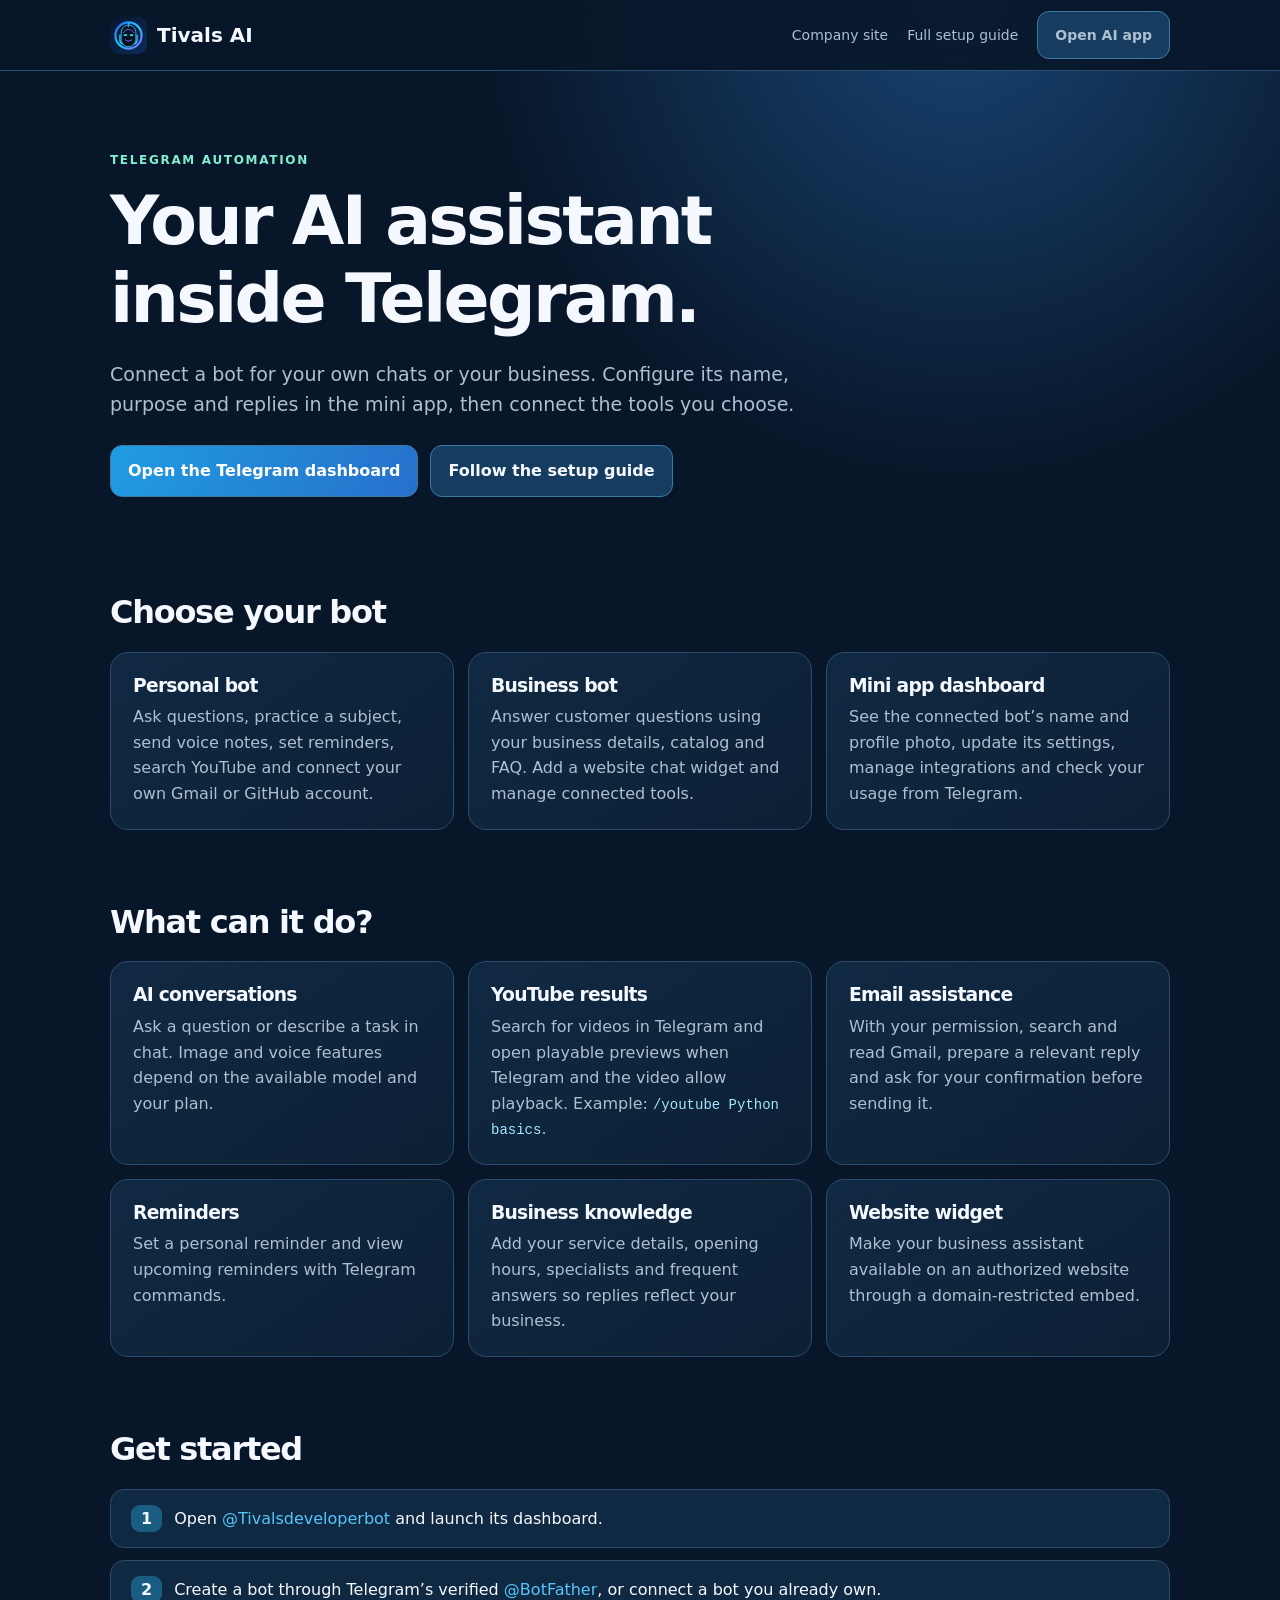
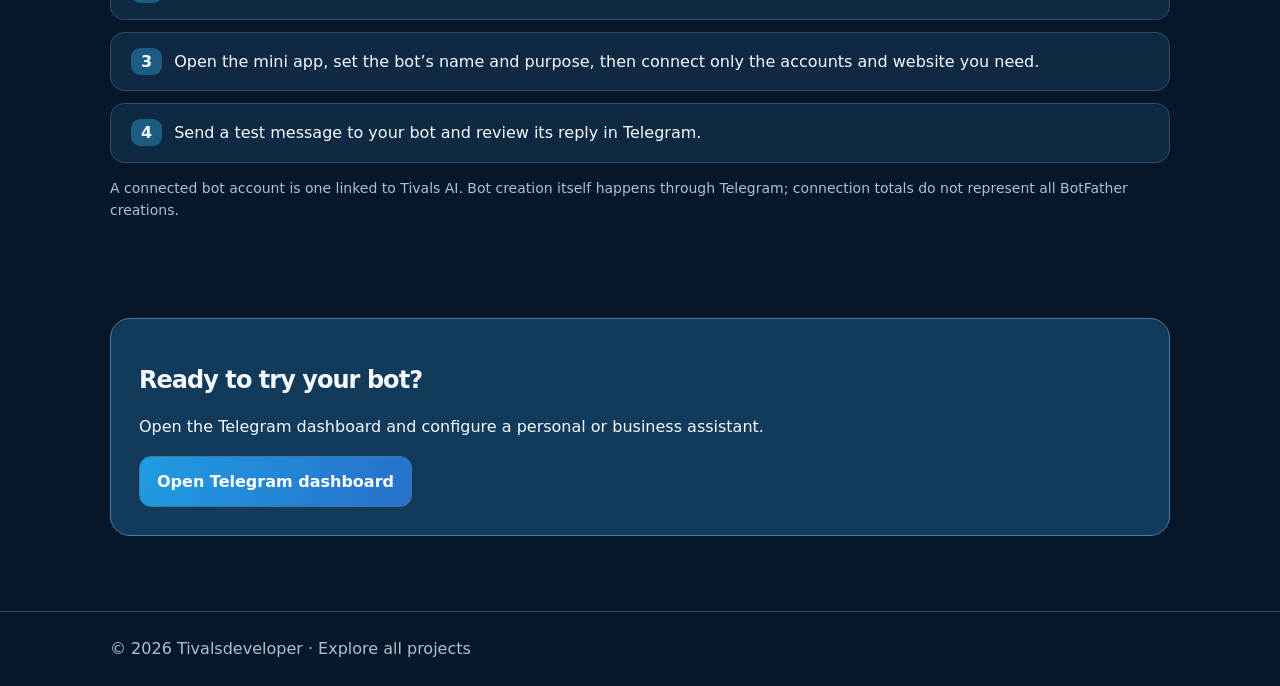
<file: telegram-bots.html>
<!doctype html>
<html lang="en"><head><meta charset="utf-8"><meta name="viewport" content="width=device-width,initial-scale=1"><meta name="theme-color" content="#081629"><meta name="description" content="Learn how Tivals AI personal and business Telegram bots work, their features and how to connect one."><title>Telegram bots · Tivals AI</title><link rel="icon" href="./app-icon.svg">
<style>
:root{color-scheme:dark;--bg:#081629;--card:#102942;--line:#2c4c6d;--text:#f5f9ff;--muted:#adc0d2;--blue:#56c5fa}*{box-sizing:border-box}html{scroll-behavior:smooth}body{margin:0;background:radial-gradient(circle at 75% 0,#184472,transparent 30rem),var(--bg);color:var(--text);font:16px/1.6 Inter,system-ui,-apple-system,sans-serif}a{color:inherit;text-decoration:none}.shell{width:min(1060px,calc(100% - 32px));margin:auto}.top{border-bottom:1px solid var(--line);background:#081629e8;position:sticky;top:0;z-index:2;backdrop-filter:blur(14px)}.nav{display:flex;justify-content:space-between;align-items:center;gap:16px;min-height:70px}.brand{display:flex;align-items:center;gap:10px;font-weight:850;font-size:20px}.brand img{width:37px;height:37px}.navlinks{display:flex;gap:19px;align-items:center;color:var(--muted);font-size:14px}.navlinks a:hover,.card a:hover{color:var(--blue)}.btn{display:inline-flex;align-items:center;justify-content:center;background:#163c60;border:1px solid #3e79a4;border-radius:12px;padding:12px 17px;font-weight:750}.btn.primary{background:linear-gradient(110deg,#209ce2,#2770cb);color:#fff}.hero{padding:80px 0 60px}h1,h2,h3{line-height:1.15;letter-spacing:-.04em}h1{font-size:clamp(42px,6vw,68px);max-width:750px;margin:12px 0 20px}.lead{font-size:19px;color:var(--muted);max-width:760px}.eyebrow{text-transform:uppercase;letter-spacing:.14em;font-size:12px;color:#80efd0;font-weight:800}.actions{display:flex;gap:12px;flex-wrap:wrap;margin-top:26px}section{padding:37px 0}.sectionHead{font-size:32px;margin:0 0 21px}.grid{display:grid;grid-template-columns:repeat(3,1fr);gap:14px}.card{background:linear-gradient(145deg,var(--card),#0c2035);border:1px solid var(--line);border-radius:18px;padding:22px}.card h3{margin:0 0 8px}.card p{color:var(--muted);margin:0}.card code{color:#a5e6ff;font-size:14px;overflow-wrap:anywhere}.steps{display:grid;gap:12px;counter-reset:step}.step{background:var(--card);border:1px solid var(--line);border-radius:14px;padding:16px 20px;counter-increment:step}.step:before{content:counter(step);background:#1b5c83;padding:4px 10px;border-radius:9px;margin-right:12px;font-weight:800}.note{color:var(--muted);font-size:14px}.cta{margin:45px 0 75px;background:#123a5b;border:1px solid #417cab;border-radius:20px;padding:28px}footer{border-top:1px solid var(--line);color:var(--muted);padding:24px 0}@media(max-width:760px){.grid{grid-template-columns:1fr 1fr}.navlinks a:nth-child(2){display:none}}@media(max-width:540px){.grid{grid-template-columns:1fr}.navlinks a:not(.btn){display:none}.hero{padding-top:55px}}
</style></head>
<body><header class="top"><div class="shell nav"><a class="brand" href="./"><img src="./app-icon.svg" alt="">Tivals AI</a><nav class="navlinks"><a href="https://tivalsdeveloper.site/">Company site</a><a href="./telegram-guide.html">Full setup guide</a><a class="btn" href="./">Open AI app</a></nav></div></header>
<main class="shell"><div class="hero"><div class="eyebrow">Telegram automation</div><h1>Your AI assistant inside Telegram.</h1><p class="lead">Connect a bot for your own chats or your business. Configure its name, purpose and replies in the mini app, then connect the tools you choose.</p><div class="actions"><a class="btn primary" href="https://t.me/Tivalsdeveloperbot?start=dashboard">Open the Telegram dashboard</a><a class="btn" href="./telegram-guide.html">Follow the setup guide</a></div></div>
<section><h2 class="sectionHead">Choose your bot</h2><div class="grid"><div class="card"><h3>Personal bot</h3><p>Ask questions, practice a subject, send voice notes, set reminders, search YouTube and connect your own Gmail or GitHub account.</p></div><div class="card"><h3>Business bot</h3><p>Answer customer questions using your business details, catalog and FAQ. Add a website chat widget and manage connected tools.</p></div><div class="card"><h3>Mini app dashboard</h3><p>See the connected bot’s name and profile photo, update its settings, manage integrations and check your usage from Telegram.</p></div></div></section>
<section><h2 class="sectionHead">What can it do?</h2><div class="grid"><div class="card"><h3>AI conversations</h3><p>Ask a question or describe a task in chat. Image and voice features depend on the available model and your plan.</p></div><div class="card"><h3>YouTube results</h3><p>Search for videos in Telegram and open playable previews when Telegram and the video allow playback. Example: <code>/youtube Python basics</code>.</p></div><div class="card"><h3>Email assistance</h3><p>With your permission, search and read Gmail, prepare a relevant reply and ask for your confirmation before sending it.</p></div><div class="card"><h3>Reminders</h3><p>Set a personal reminder and view upcoming reminders with Telegram commands.</p></div><div class="card"><h3>Business knowledge</h3><p>Add your service details, opening hours, specialists and frequent answers so replies reflect your business.</p></div><div class="card"><h3>Website widget</h3><p>Make your business assistant available on an authorized website through a domain-restricted embed.</p></div></div></section>
<section><h2 class="sectionHead">Get started</h2><div class="steps"><div class="step">Open <a href="https://t.me/Tivalsdeveloperbot" style="color:var(--blue)">@Tivalsdeveloperbot</a> and launch its dashboard.</div><div class="step">Create a bot through Telegram’s verified <a href="https://t.me/BotFather" style="color:var(--blue)">@BotFather</a>, or connect a bot you already own.</div><div class="step">Open the mini app, set the bot’s name and purpose, then connect only the accounts and website you need.</div><div class="step">Send a test message to your bot and review its reply in Telegram.</div></div><p class="note">A connected bot account is one linked to Tivals AI. Bot creation itself happens through Telegram; connection totals do not represent all BotFather creations.</p></section>
<div class="cta"><h2>Ready to try your bot?</h2><p>Open the Telegram dashboard and configure a personal or business assistant.</p><a class="btn primary" href="https://t.me/Tivalsdeveloperbot?start=dashboard">Open Telegram dashboard</a></div></main><footer><div class="shell">© 2026 Tivalsdeveloper · <a href="https://tivalsdeveloper.site/">Explore all projects</a></div></footer></body></html>
</file>
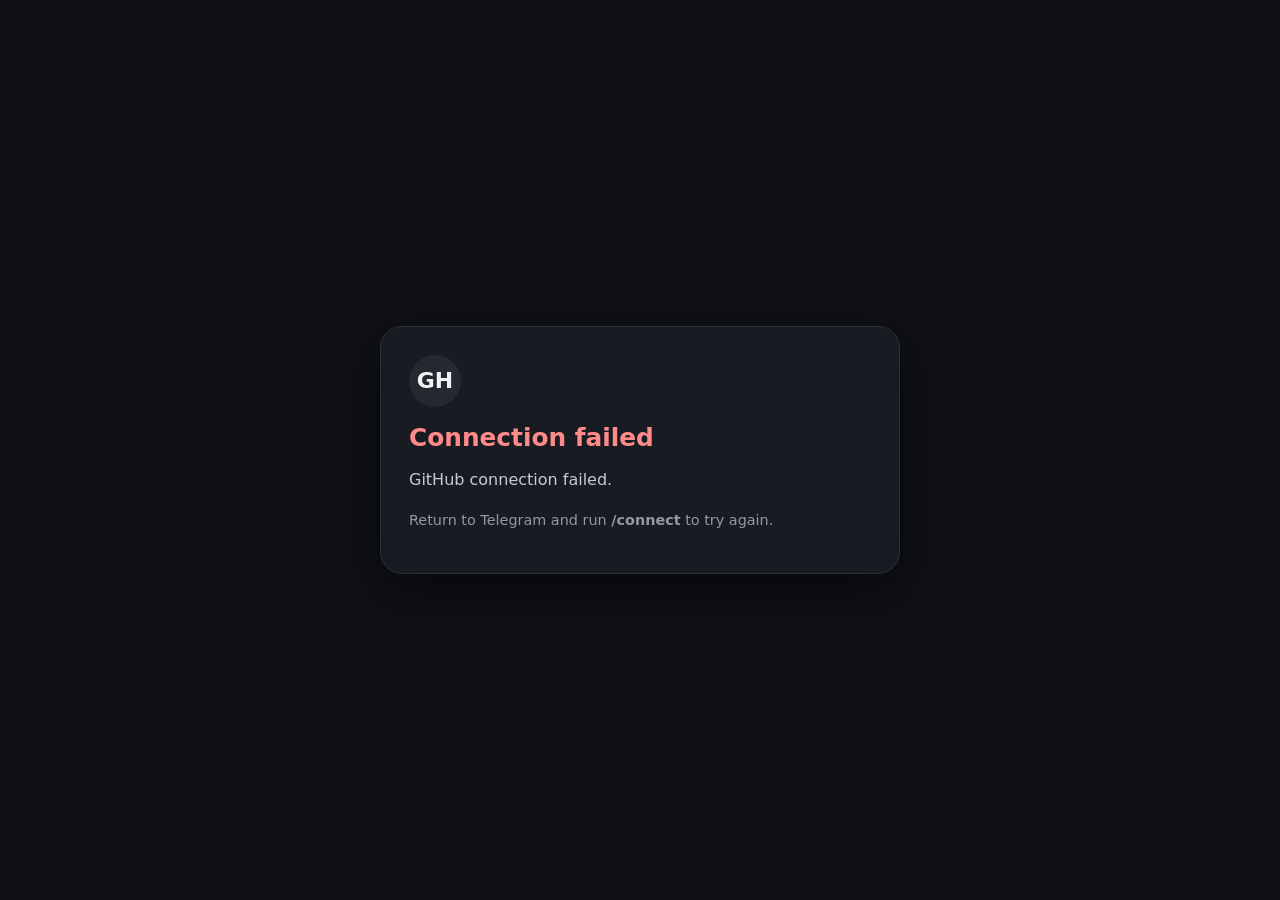
<file: telegram-github.html>
<!doctype html>
<html lang="en">
<head>
  <meta charset="utf-8">
  <meta name="viewport" content="width=device-width,initial-scale=1,viewport-fit=cover">
  <meta name="theme-color" content="#111827">
  <title>GitHub Connection — Tivals AI</title>
  <style>:root{color-scheme:dark}*{box-sizing:border-box}body{margin:0;min-height:100vh;display:grid;place-items:center;padding:20px;background:#0f1115;color:#eef2f6;font-family:system-ui,-apple-system,"Segoe UI",sans-serif}.card{width:min(520px,100%);padding:28px;border:1px solid #2b3038;border-radius:22px;background:#181b21;box-shadow:0 16px 50px #0008}.logo{width:52px;height:52px;border-radius:50%;display:grid;place-items:center;background:#24292f;font-weight:900;font-size:22px;margin-bottom:16px}h1{font-size:1.55rem;margin:0 0 12px}.ok{color:#66e0ba}.err{color:#ff8a8a}p{line-height:1.55;color:#c7ccd4}.muted{font-size:.9rem;color:#9299a4}</style>
</head>
<body>
  <main class="card" id="card"></main>
  <script>
    const p = new URLSearchParams(location.search);
    const ok = p.get('ok') === '1';
    const account = String(p.get('account') || 'GitHub account').replace(/[<>&]/g, '');
    const error = String(p.get('error') || 'GitHub connection failed.').replace(/[<>&]/g, '');
    document.getElementById('card').innerHTML = ok
      ? `<div class="logo">GH</div><h1 class="ok">✅ GitHub connected</h1><p><b>${account}</b> is now linked to your Tivals AI Telegram account.</p><p class="muted">You can close this page and return to Telegram.</p>`
      : `<div class="logo">GH</div><h1 class="err">Connection failed</h1><p>${error}</p><p class="muted">Return to Telegram and run <b>/connect</b> to try again.</p>`;
  </script>
</body>
</html>
</file>
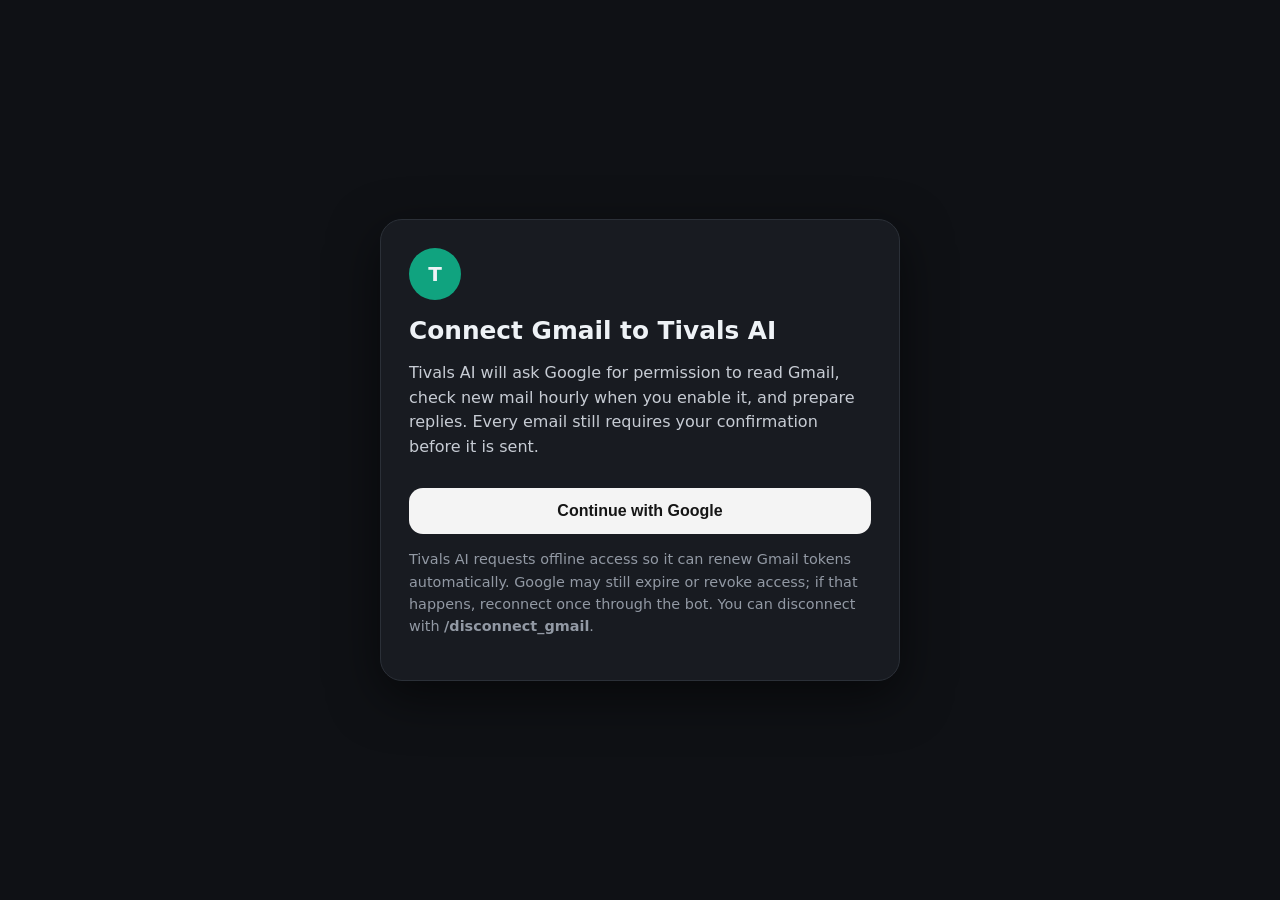
<file: telegram-gmail.html>
<!doctype html>
<html lang="en">
<head>
  <meta charset="utf-8">
  <meta name="viewport" content="width=device-width,initial-scale=1,viewport-fit=cover">
  <meta name="theme-color" content="#111827">
  <title>Connect Gmail — Tivals AI</title>
  <style>
    :root{color-scheme:dark}*{box-sizing:border-box}body{margin:0;min-height:100vh;display:grid;place-items:center;padding:20px;background:#0f1115;color:#eef2f6;font-family:system-ui,-apple-system,"Segoe UI",sans-serif}.card{width:min(520px,100%);padding:28px;border:1px solid #2b3038;border-radius:22px;background:#181b21;box-shadow:0 16px 50px #0008}.logo{width:52px;height:52px;border-radius:50%;display:grid;place-items:center;background:#10a37f;font-weight:900;font-size:20px;margin-bottom:16px}h1{font-size:1.55rem;margin:0 0 12px}p{line-height:1.55;color:#c7ccd4}.btn{width:100%;border:0;border-radius:14px;padding:14px 18px;margin-top:12px;background:#f4f4f4;color:#151515;font-weight:800;font-size:1rem}.btn:disabled{opacity:.6}.muted{font-size:.9rem;color:#9299a4}.ok{color:#66e0ba}.err{color:#ff8a8a}
  </style>
</head>
<body>
  <main class="card" id="card">
    <div class="logo">T</div>
    <h1>Connect Gmail to Tivals AI</h1>
    <p>Tivals AI will ask Google for permission to read Gmail, check new mail hourly when you enable it, and prepare replies. Every email still requires your confirmation before it is sent.</p>
    <button class="btn" id="connect">Continue with Google</button>
    <p class="muted" id="status">Tivals AI requests offline access so it can renew Gmail tokens automatically. Google may still expire or revoke access; if that happens, reconnect once through the bot. You can disconnect with <b>/disconnect_gmail</b>.</p>
  </main>

  <script type="module">
    import { createClient } from 'https://esm.sh/@supabase/supabase-js@2';

    const SUPABASE_URL = 'https://kxuszpixwfecawdeqkrx.supabase.co';
    const SUPABASE_KEY = 'sb_publishable__auyhjNpepXiYdGV5HEJ_A_AGsPbBuS';
    const COMPLETE_URL = 'https://kxuszpixwfecawdeqkrx.supabase.co/functions/v1/telegram-oauth';
    const SCOPES = 'https://www.googleapis.com/auth/gmail.readonly https://www.googleapis.com/auth/gmail.send';

    const supabase = createClient(SUPABASE_URL, SUPABASE_KEY, {
      auth: { persistSession: false, autoRefreshToken: false, detectSessionInUrl: true }
    });

    const card = document.getElementById('card');
    const btn = document.getElementById('connect');
    const status = document.getElementById('status');
    const params = new URLSearchParams(location.search);
    const state = params.get('state') || '';
    const callbackUrl = `${location.origin}${location.pathname}?state=${encodeURIComponent(state)}`;

    function safe(value){return String(value || '').replace(/[<>&]/g,'');}

    async function finishConnection() {
      try {
        status.textContent = 'Finishing Gmail connection…';

        const hash = new URLSearchParams(location.hash.slice(1));
        let providerToken = hash.get('provider_token') || '';
        let providerRefreshToken = hash.get('provider_refresh_token') || '';

        if (!providerToken || !providerRefreshToken) {
          const { data } = await supabase.auth.getSession();
          providerToken ||= data?.session?.provider_token || '';
          providerRefreshToken ||= data?.session?.provider_refresh_token || '';
        }

        if (!providerToken) return false;

        const response = await fetch(COMPLETE_URL, {
          method: 'POST',
          headers: { 'content-type': 'application/json' },
          body: JSON.stringify({
            action: 'complete_gmail',
            state,
            provider_token: providerToken,
            provider_refresh_token: providerRefreshToken
          })
        });
        const data = await response.json().catch(() => ({}));
        if (!response.ok) throw new Error(data?.error || 'Gmail connection failed.');

        history.replaceState(null, '', location.pathname);
        card.innerHTML = `<div class="logo">T</div><h1 class="ok">✅ Gmail connected</h1><p><b>${safe(data?.account || 'Google account')}</b> is now linked to your Tivals AI Telegram account.</p><p class="muted">You can close this page and return to Telegram.</p>`;
        return true;
      } catch (error) {
        card.innerHTML = `<div class="logo">T</div><h1 class="err">Connection failed</h1><p>${safe(error?.message || error)}</p><p class="muted">Return to Telegram and use <b>/connect</b> to try again.</p>`;
        return true;
      }
    }

    if (!state) {
      btn.disabled = true;
      status.textContent = 'This connection link is invalid. Return to Telegram and run /connect again.';
    } else if (!(await finishConnection())) {
      btn.addEventListener('click', async () => {
        btn.disabled = true;
        status.textContent = 'Opening Google…';
        const { data, error } = await supabase.auth.signInWithOAuth({
          provider: 'google',
          options: {
            redirectTo: callbackUrl,
            scopes: SCOPES,
            queryParams: { access_type: 'offline', prompt: 'consent' }
          }
        });
        if (error) {
          status.textContent = error.message;
          btn.disabled = false;
          return;
        }
        if (data?.url) location.href = data.url;
      });
    }
  </script>
</body>
</html>
</file>
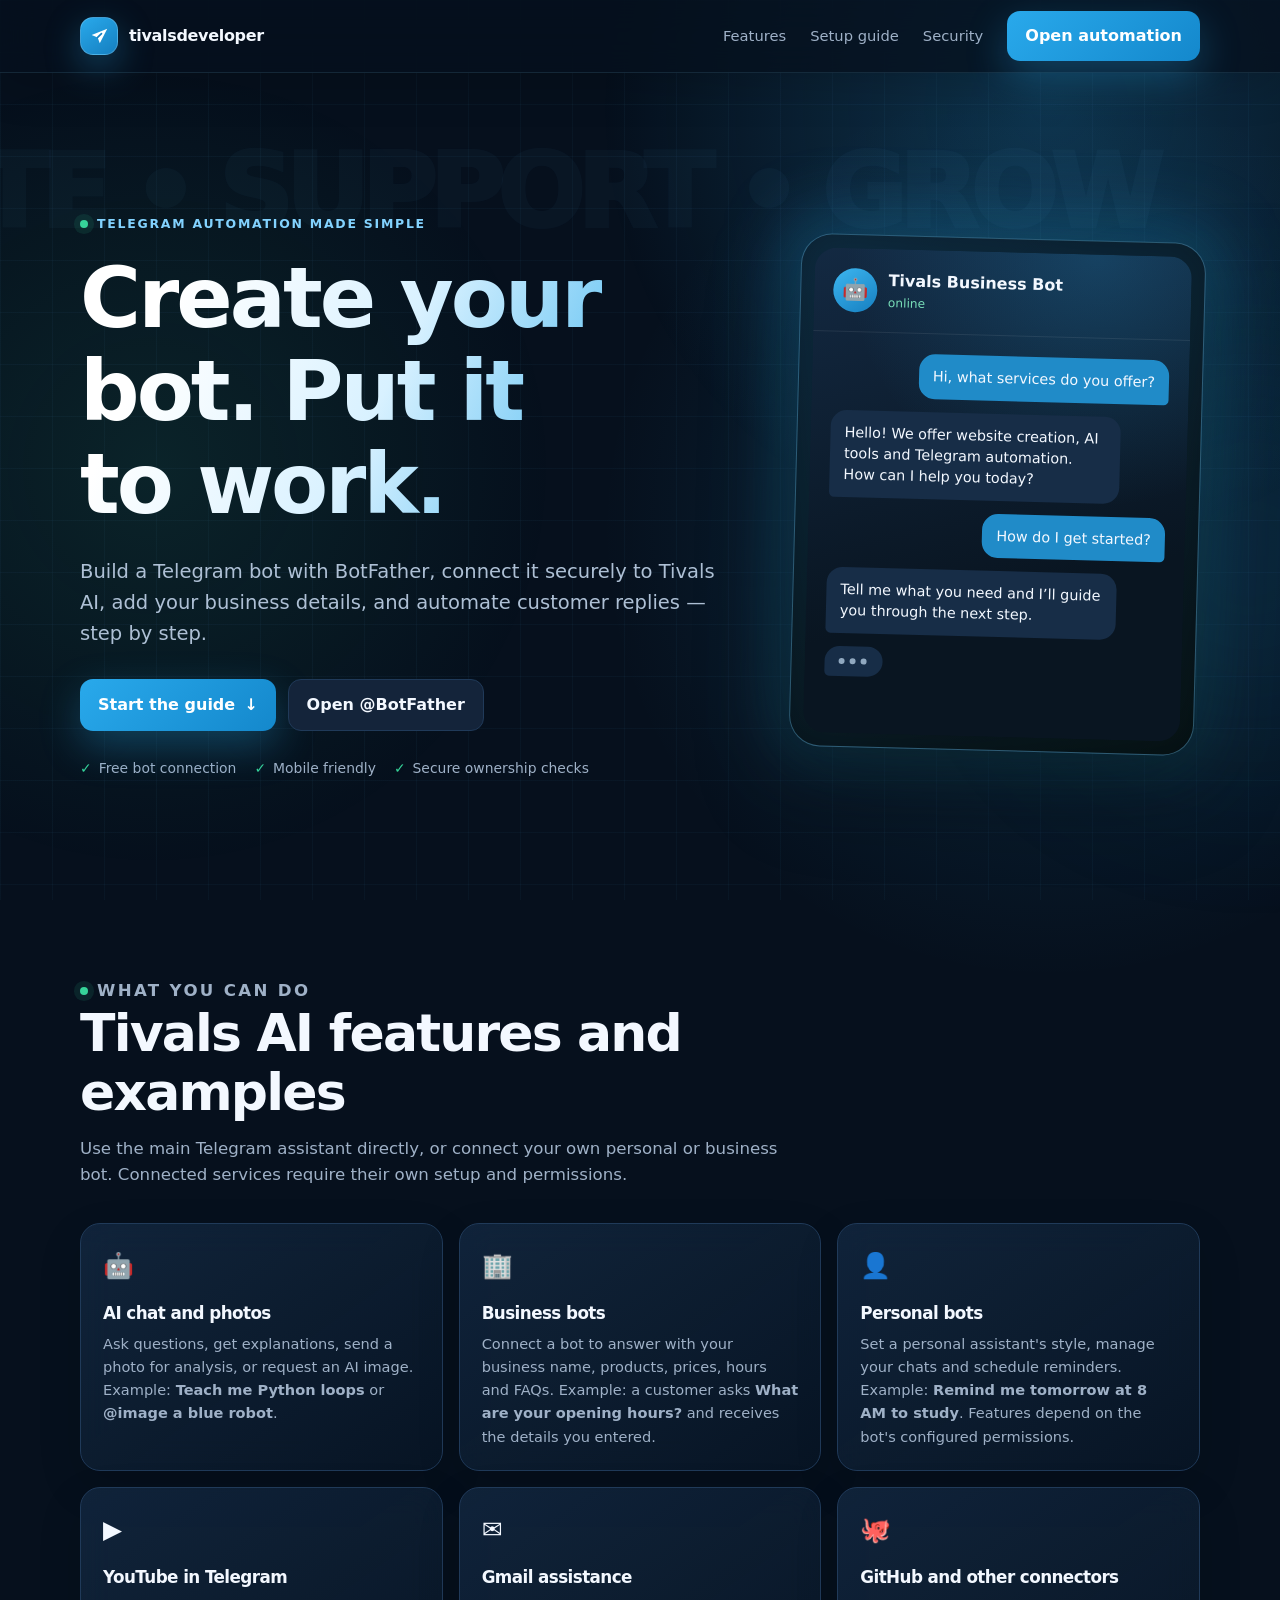
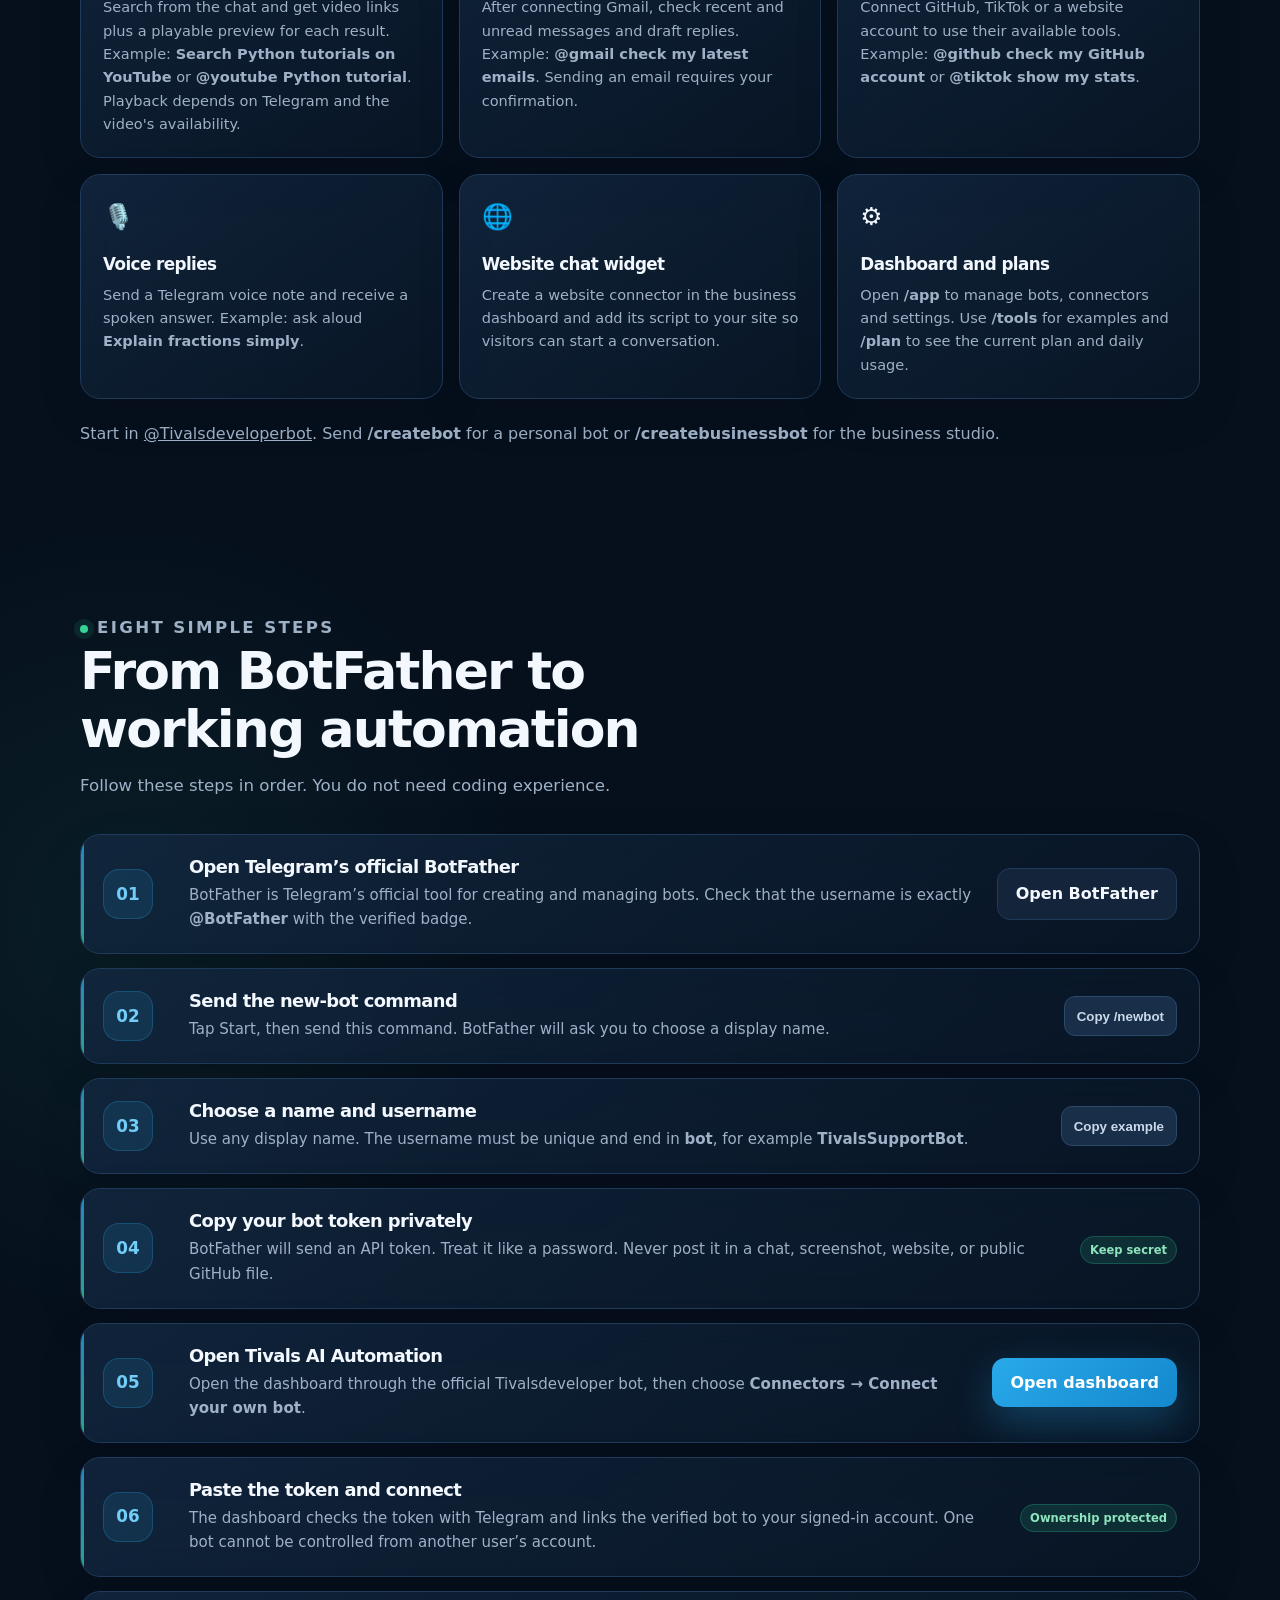
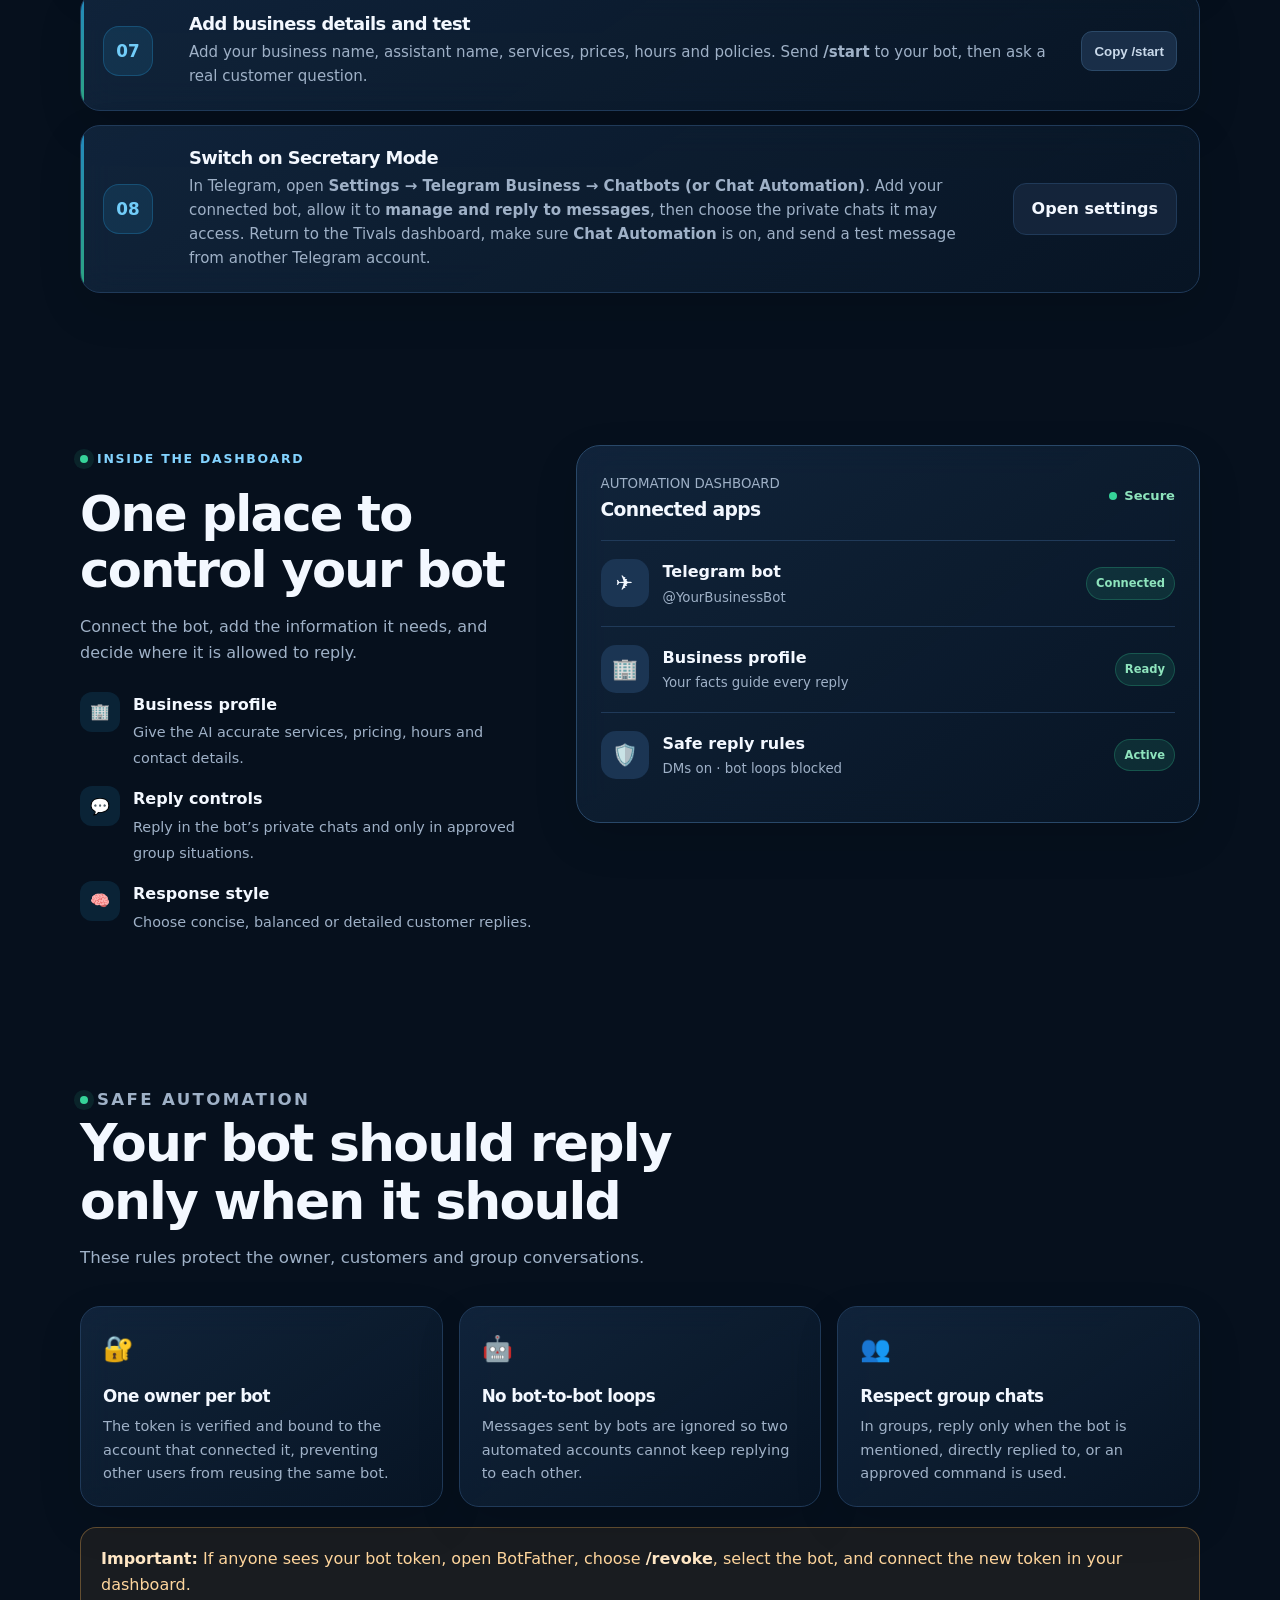
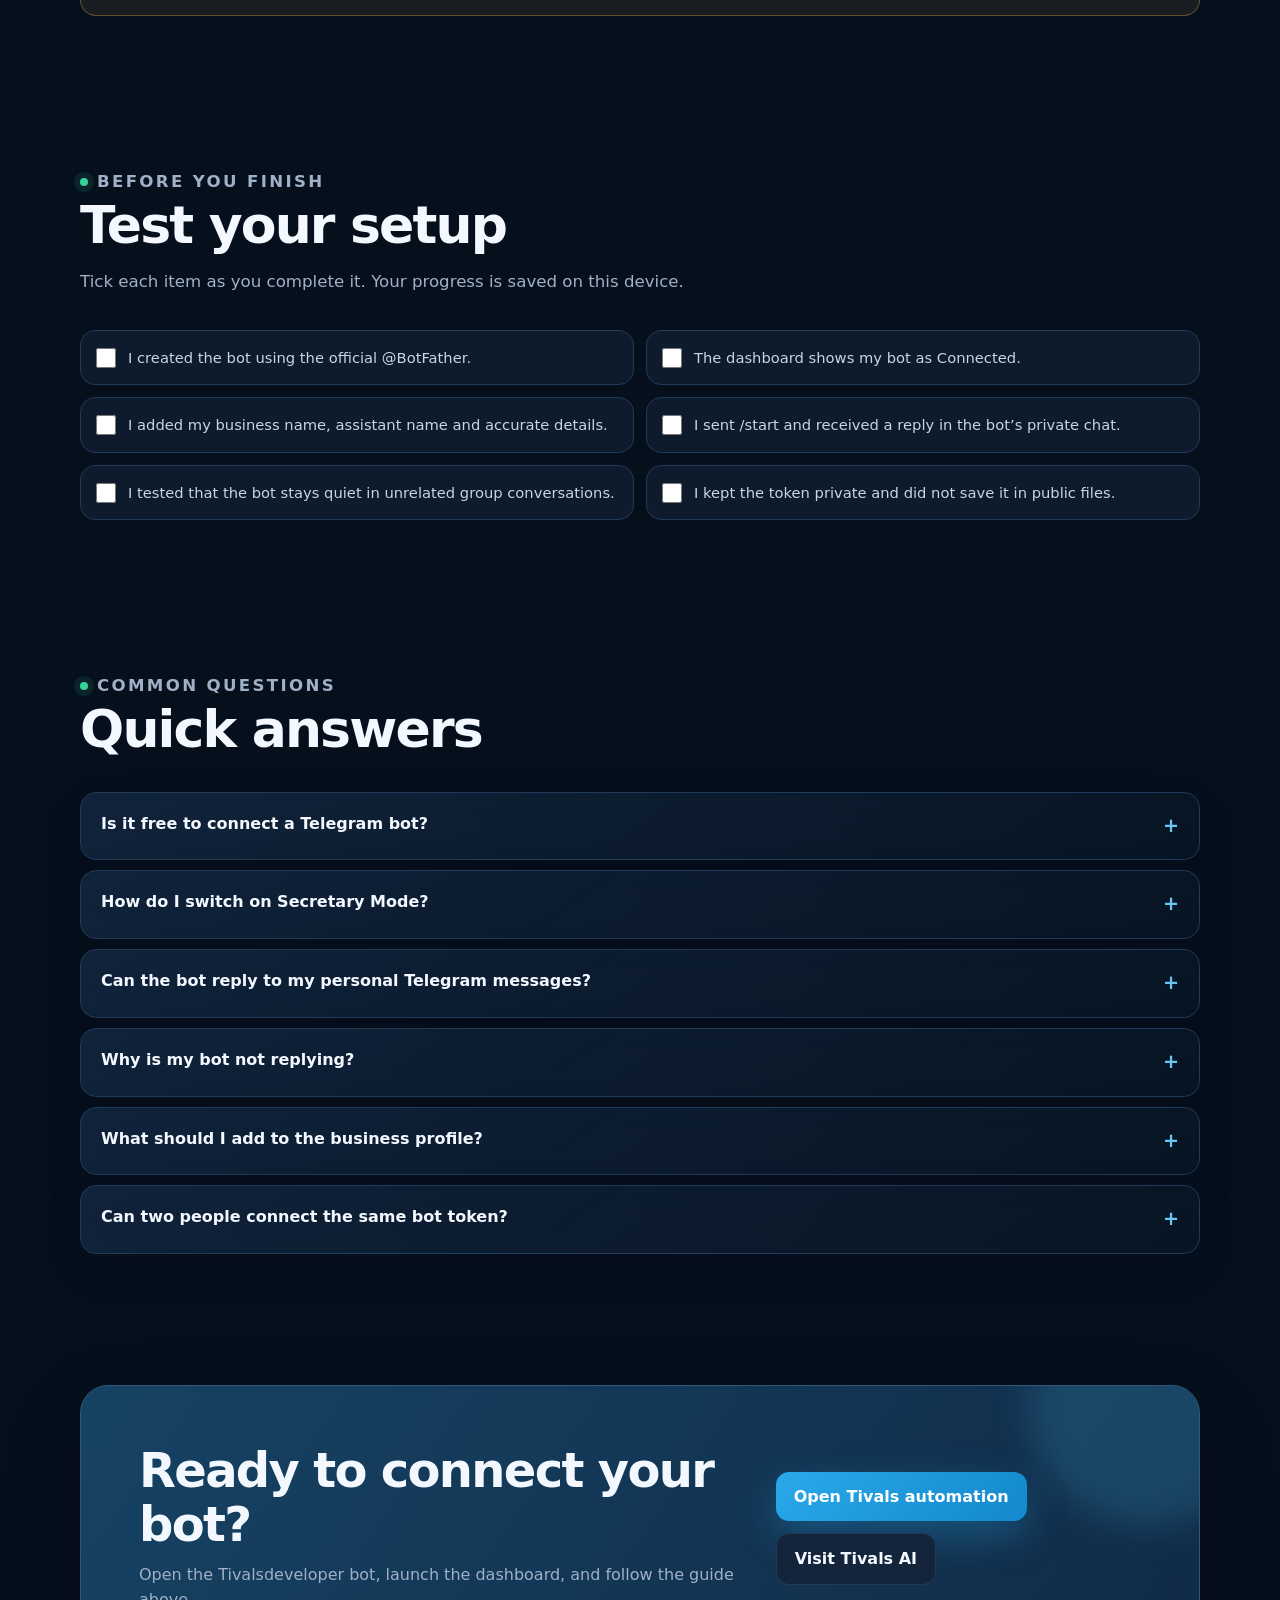
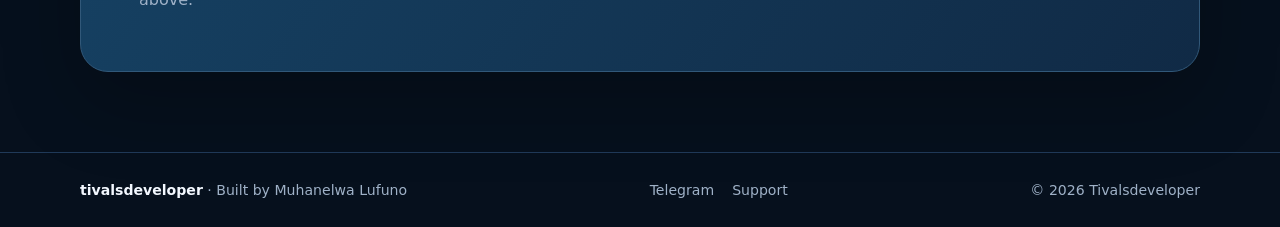
<file: telegram-guide.html>
<!doctype html>
<html lang="en">
<head>
  <meta charset="utf-8">
  <meta name="viewport" content="width=device-width,initial-scale=1">
  <meta name="theme-color" content="#07111f">
  <meta name="description" content="Explore Tivals AI features for Telegram: personal and business bots, AI chat, YouTube search, Gmail, GitHub, website widgets, voice replies, reminders and automation. See examples and setup steps.">
  <meta name="keywords" content="Telegram bot, BotFather, Telegram automation, Tivals AI, Tivalsdeveloper">
  <meta property="og:title" content="Telegram Bot Automation — Tivalsdeveloper">
  <meta property="og:description" content="Create your Telegram bot, connect it securely, and automate customer replies.">
  <meta property="og:type" content="website">
  <meta property="og:url" content="https://ai.tivalsdeveloper.site/telegram-guide.html">
  <title>Telegram Bot Automation — Tivalsdeveloper</title>
  <link rel="canonical" href="https://ai.tivalsdeveloper.site/telegram-guide.html">
  <link rel="icon" type="image/svg+xml" href="./app-icon.svg">
  <style>
    :root{
      --bg:#07111f;--bg2:#0b1829;--panel:#101f33;--panel2:#142842;
      --text:#f3f8ff;--muted:#9fb1c7;--line:#203a59;--blue:#29a9eb;
      --blue2:#1488cc;--green:#36d399;--orange:#ffb454;--shadow:0 24px 70px rgba(0,0,0,.28)
    }
    *{box-sizing:border-box}
    html{scroll-behavior:smooth}
    body{margin:0;background:
      radial-gradient(circle at 82% 8%,rgba(41,169,235,.16),transparent 28rem),
      radial-gradient(circle at 10% 38%,rgba(54,211,153,.07),transparent 25rem),
      var(--bg);color:var(--text);font-family:Inter,ui-sans-serif,system-ui,-apple-system,BlinkMacSystemFont,"Segoe UI",sans-serif;line-height:1.6}
    a{color:inherit}
    button,a{touch-action:manipulation}
    .shell{width:min(1120px,calc(100% - 32px));margin:auto}
    .topbar{position:sticky;top:0;z-index:30;background:rgba(7,17,31,.86);backdrop-filter:blur(18px);border-bottom:1px solid rgba(255,255,255,.07)}
    .nav{height:72px;display:flex;align-items:center;justify-content:space-between;gap:20px}
    .brand{display:flex;align-items:center;gap:11px;text-decoration:none;font-weight:850;letter-spacing:-.02em}
    .brand-mark{width:38px;height:38px;border-radius:13px;display:grid;place-items:center;background:linear-gradient(145deg,var(--blue),#157fc0);box-shadow:0 10px 30px rgba(41,169,235,.25)}
    .brand-mark svg{width:22px;height:22px}
    .nav-links{display:flex;align-items:center;gap:24px}
    .nav-links>a:not(.button){color:var(--muted);font-size:.92rem;text-decoration:none}
    .nav-links>a:hover{color:var(--text)}
    .button{min-height:48px;padding:12px 18px;border:0;border-radius:13px;display:inline-flex;align-items:center;justify-content:center;gap:9px;text-decoration:none;font:inherit;font-weight:800;cursor:pointer;transition:transform .18s ease,box-shadow .18s ease,background .18s ease}
    .button:hover{transform:translateY(-2px)}
    .button.primary{background:linear-gradient(135deg,var(--blue),var(--blue2));color:#fff;box-shadow:0 13px 35px rgba(41,169,235,.25)}
    .button.secondary{background:#14243a;border:1px solid var(--line);color:var(--text)}
    .hero{padding:82px 0 55px;display:grid;grid-template-columns:minmax(0,1.08fr) minmax(330px,.72fr);gap:56px;align-items:center}
    .eyebrow{display:inline-flex;align-items:center;gap:9px;margin:0 0 18px;color:#83d3ff;font-size:.78rem;font-weight:850;letter-spacing:.14em;text-transform:uppercase}
    .eyebrow:before{content:"";width:8px;height:8px;border-radius:50%;background:var(--green);box-shadow:0 0 0 6px rgba(54,211,153,.1)}
    h1,h2,h3{line-height:1.12;letter-spacing:-.035em}
    h1{font-size:clamp(2.55rem,7vw,5.2rem);margin:0;max-width:850px}
    h1 span{color:#6bc7f6}
    .hero-copy>p:not(.eyebrow){font-size:clamp(1.04rem,2vw,1.22rem);color:var(--muted);max-width:650px;margin:24px 0 30px}
    .actions{display:flex;gap:12px;flex-wrap:wrap}
    .trust-row{display:flex;gap:18px;flex-wrap:wrap;margin-top:26px;color:var(--muted);font-size:.87rem}
    .trust-row span{display:flex;align-items:center;gap:7px}
    .tick{color:var(--green);font-weight:900}
    .phone{width:min(100%,405px);justify-self:end;border:1px solid #2a4665;border-radius:31px;padding:13px;background:#050b13;box-shadow:var(--shadow);transform:rotate(1.5deg)}
    .phone-screen{background:linear-gradient(165deg,#132942,#0a1727 62%);border-radius:22px;overflow:hidden;min-height:485px;position:relative}
    .phone-head{padding:19px;display:flex;align-items:center;gap:11px;border-bottom:1px solid rgba(255,255,255,.08)}
    .bot-avatar{width:44px;height:44px;border-radius:50%;background:linear-gradient(145deg,#3db6f0,#167fc0);display:grid;place-items:center;font-size:21px}
    .online{font-size:.76rem;color:#78ddb8}
    .chat{padding:20px;display:grid;gap:13px}
    .bubble{max-width:86%;padding:12px 14px;border-radius:16px;font-size:.9rem;line-height:1.45}
    .bubble.bot{background:#172d47;border-bottom-left-radius:5px}
    .bubble.user{background:#208bc8;justify-self:end;border-bottom-right-radius:5px}
    .typing{display:flex;gap:5px;align-items:center;width:58px}
    .typing i{width:6px;height:6px;border-radius:50%;background:#90a8bf;animation:bounce 1.2s infinite}
    .typing i:nth-child(2){animation-delay:.14s}.typing i:nth-child(3){animation-delay:.28s}
    @keyframes bounce{0%,70%,100%{transform:translateY(0)}35%{transform:translateY(-5px)}}
    .section{padding:76px 0}
    .section-head{max-width:720px;margin-bottom:34px}
    .section-head h2{font-size:clamp(2rem,4.5vw,3.25rem);margin:0 0 15px}
    .section-head p{color:var(--muted);font-size:1.04rem;margin:0}
    .steps{display:grid;gap:14px}
    .step{display:grid;grid-template-columns:68px minmax(0,1fr) auto;gap:18px;align-items:center;background:linear-gradient(145deg,rgba(20,40,66,.94),rgba(12,27,46,.94));border:1px solid var(--line);border-radius:20px;padding:22px;transition:border-color .2s,transform .2s}
    .step:hover{border-color:#3873a3;transform:translateX(4px)}
    .number{width:50px;height:50px;border-radius:16px;background:rgba(41,169,235,.12);color:#72cdf9;display:grid;place-items:center;font-size:1.05rem;font-weight:900;border:1px solid rgba(41,169,235,.25)}
    .step h3{font-size:1.12rem;margin:0 0 6px}
    .step p{color:var(--muted);margin:0;font-size:.94rem}
    .step-action{white-space:nowrap}
    .copy{min-height:40px;background:#192e48;color:#c9d9ea;border:1px solid #2b4968;border-radius:11px;padding:8px 12px;font-weight:750;cursor:pointer}
    .copy:hover{background:#203a59}
    .dashboard{display:grid;grid-template-columns:.85fr 1.15fr;gap:34px;align-items:start}
    .feature-list{display:grid;gap:16px;margin-top:26px}
    .feature{display:grid;grid-template-columns:40px 1fr;gap:13px}
    .feature-icon{width:40px;height:40px;border-radius:12px;background:rgba(41,169,235,.12);display:grid;place-items:center}
    .feature b{display:block;margin-bottom:2px}
    .feature span{color:var(--muted);font-size:.9rem}
    .panel{background:linear-gradient(150deg,var(--panel2),#0d1b2d);border:1px solid #294869;border-radius:24px;padding:24px;box-shadow:var(--shadow)}
    .panel-top{display:flex;justify-content:space-between;gap:15px;align-items:center;padding-bottom:19px;border-bottom:1px solid var(--line)}
    .status{display:inline-flex;align-items:center;gap:7px;color:#8ee4bd;font-size:.82rem;font-weight:800}
    .status:before{content:"";width:8px;height:8px;border-radius:50%;background:var(--green)}
    .connector{display:grid;grid-template-columns:48px 1fr auto;gap:14px;align-items:center;padding:18px 0;border-bottom:1px solid var(--line)}
    .connector:last-child{border:0}
    .connector-icon{width:48px;height:48px;border-radius:15px;background:#1b3553;display:grid;place-items:center;font-size:1.3rem}
    .connector small{display:block;color:var(--muted);margin-top:2px}
    .badge{font-size:.72rem;font-weight:850;border-radius:999px;padding:6px 9px;background:rgba(54,211,153,.12);color:#8ee4bd;border:1px solid rgba(54,211,153,.24)}
    .security-grid{display:grid;grid-template-columns:repeat(3,1fr);gap:16px}
    .security-card{background:rgba(16,31,51,.9);border:1px solid var(--line);border-radius:20px;padding:22px}
    .security-card .icon{font-size:1.55rem;margin-bottom:18px}
    .security-card h3{margin:0 0 9px;font-size:1.05rem}
    .security-card p{margin:0;color:var(--muted);font-size:.91rem}
    .warning{margin-top:20px;padding:18px 20px;border:1px solid rgba(255,180,84,.32);background:rgba(255,180,84,.08);border-radius:16px;color:#ffd69d}
    .warning strong{color:#ffe7c5}
    .checklist{display:grid;grid-template-columns:repeat(2,1fr);gap:12px}
    .check{display:flex;gap:12px;align-items:flex-start;background:#0d1b2d;border:1px solid var(--line);border-radius:15px;padding:15px;cursor:pointer}
    .check input{width:20px;height:20px;margin:2px 0 0;accent-color:var(--blue)}
    .check span{color:#c7d5e5;font-size:.92rem}
    .faq{display:grid;gap:10px}
    details{background:rgba(16,31,51,.9);border:1px solid var(--line);border-radius:16px;padding:0 18px}
    summary{cursor:pointer;font-weight:800;padding:18px 2px;list-style:none;display:flex;justify-content:space-between;gap:15px}
    summary:after{content:"+";color:#69c7f6;font-size:1.2rem}
    details[open] summary:after{content:"−"}
    details p{color:var(--muted);margin:0 0 19px}
    .cta{margin:55px auto 80px;background:
      linear-gradient(125deg,rgba(41,169,235,.24),rgba(20,136,204,.08)),
      #10223a;border:1px solid #315879;border-radius:28px;padding:clamp(30px,6vw,58px);display:flex;justify-content:space-between;gap:32px;align-items:center}
    .cta h2{font-size:clamp(1.8rem,4vw,3rem);margin:0 0 10px}
    .cta p{color:var(--muted);margin:0}
    footer{border-top:1px solid var(--line);padding:26px 0;color:var(--muted);font-size:.88rem}
    .footer-row{display:flex;align-items:center;justify-content:space-between;gap:20px;flex-wrap:wrap}
    .footer-links{display:flex;gap:18px}
    .footer-links a{text-decoration:none}
    @media(max-width:860px){
      .nav-links>a:not(.button){display:none}
      .hero{grid-template-columns:1fr;padding-top:58px}
      .phone{justify-self:center;transform:none}
      .dashboard{grid-template-columns:1fr}
      .security-grid{grid-template-columns:1fr}
      .cta{align-items:flex-start;flex-direction:column}
    }
    @media(max-width:620px){
      .shell{width:min(100% - 22px,1120px)}
      .nav{height:64px}.brand span:last-child{font-size:.93rem}
      .nav .button{min-height:42px;padding:9px 12px;font-size:.82rem}
      .hero{padding-top:45px;gap:37px}
      h1{font-size:2.65rem}
      .actions{display:grid}.actions .button{width:100%}
      .phone-screen{min-height:440px}
      .section{padding:58px 0}
      .step{grid-template-columns:52px minmax(0,1fr);padding:17px;gap:12px}
      .step-action{grid-column:2}.step-action .button,.step-action .copy{width:100%}
      .number{width:46px;height:46px}
      .connector{grid-template-columns:44px 1fr}.connector .badge{grid-column:2;justify-self:start}
      .checklist{grid-template-columns:1fr}
      .cta{margin-bottom:55px}
    }
    @media(prefers-reduced-motion:reduce){html{scroll-behavior:auto}.button,.step{transition:none}.typing i{animation:none}}
  </style>
  <script type="application/ld+json">
  {
    "@context":"https://schema.org",
    "@type":"HowTo",
    "name":"How to create and connect a Telegram automation bot",
    "description":"Create a Telegram bot with BotFather, connect it securely to Tivals AI Automation, and enable Secretary Mode.",
    "url":"https://tivalsdeveloper.site/",
    "publisher":{"@type":"Organization","name":"Tivalsdeveloper","url":"https://tivalsdeveloper.site/"}
  }
  </script>
<style id="tivals-modern-refresh">
  body{position:relative;isolation:isolate;background-color:#06101d}
  body:before{content:"";position:fixed;inset:0;z-index:-2;pointer-events:none;background-image:
    linear-gradient(rgba(88,179,235,.045) 1px,transparent 1px),
    linear-gradient(90deg,rgba(88,179,235,.045) 1px,transparent 1px),
    radial-gradient(circle at 82% 12%,rgba(41,169,235,.23),transparent 28rem),
    radial-gradient(circle at 12% 52%,rgba(54,211,153,.10),transparent 25rem);
    background-size:52px 52px,52px 52px,auto,auto}
  body:after{content:"";position:fixed;z-index:-1;pointer-events:none;width:360px;height:360px;right:-150px;top:42%;border-radius:50%;background:#239fdf;filter:blur(120px);opacity:.10}
  .topbar{background:rgba(6,16,29,.76);border-color:rgba(126,202,246,.12);box-shadow:0 12px 45px rgba(0,0,0,.16)}
  .brand-mark{border:1px solid rgba(255,255,255,.18);box-shadow:0 12px 35px rgba(41,169,235,.34)}
  main>.hero{position:relative;min-height:calc(100vh - 72px);padding-top:70px}
  main>.hero:before{content:"AUTOMATE • SUPPORT • GROW";position:absolute;top:38px;right:4%;font-size:clamp(2.6rem,8vw,7.5rem);font-weight:950;letter-spacing:-.07em;color:rgba(117,198,243,.035);white-space:nowrap;z-index:-1}
  h1{background:linear-gradient(115deg,#fff 15%,#d8f1ff 48%,#58bef1 82%);-webkit-background-clip:text;background-clip:text;color:transparent;text-wrap:balance}
  h1 span{color:inherit}
  .hero-copy>p:not(.eyebrow){color:#aec0d5}
  .phone{position:relative;border-color:rgba(110,196,245,.38);background:linear-gradient(160deg,#07101c,#02060a);box-shadow:0 35px 90px rgba(0,0,0,.42),0 0 80px rgba(41,169,235,.12)}
  .phone:before{content:"";position:absolute;inset:-28px;border-radius:50px;background:linear-gradient(145deg,rgba(41,169,235,.18),rgba(72,226,193,.05));filter:blur(30px);z-index:-1}
  .phone-screen{background-image:radial-gradient(circle at 75% 0,rgba(41,169,235,.22),transparent 45%),linear-gradient(165deg,#132942,#091521 68%)}
  .step,.panel,.security-card,details{background:linear-gradient(145deg,rgba(19,40,65,.82),rgba(8,22,38,.78));backdrop-filter:blur(16px);-webkit-backdrop-filter:blur(16px);box-shadow:0 16px 45px rgba(0,0,0,.12)}
  .step{position:relative;overflow:hidden}
  .step:after{content:"";position:absolute;inset:0 auto 0 0;width:3px;background:linear-gradient(var(--blue),var(--green));opacity:.75}
  .security-card{transition:transform .2s ease,border-color .2s ease}
  .security-card:hover{transform:translateY(-5px);border-color:#3472a3}
  .cta{position:relative;overflow:hidden;box-shadow:0 30px 80px rgba(0,0,0,.24)}
  .cta:after{content:"";position:absolute;width:240px;height:240px;right:-70px;top:-100px;border-radius:50%;background:rgba(70,201,255,.16);filter:blur(18px);pointer-events:none}
  .button{position:relative;overflow:hidden}
  .button.primary{box-shadow:0 15px 40px rgba(41,169,235,.3)}
  @media(max-width:860px){main>.hero{min-height:auto}.topbar{backdrop-filter:blur(22px)}}
  @media(max-width:620px){body:before{background-size:34px 34px,34px 34px,auto,auto}main>.hero:before{top:25px;right:-10%;font-size:3.2rem}.phone{width:94%}}
</style>
</head>
<body>
<header class="topbar">
  <div class="shell nav">
    <a class="brand" href="#top" aria-label="Tivalsdeveloper home">
      <span class="brand-mark" aria-hidden="true"><svg viewBox="0 0 24 24" fill="none"><path d="m21 4-8.1 16-2.4-6.5L4 11 21 4Z" fill="white"/><path d="m10.5 13.5 4.2-4.1" stroke="#157fc0" stroke-width="1.8" stroke-linecap="round"/></svg></span>
      <span>tivalsdeveloper</span>
    </a>
    <nav class="nav-links" aria-label="Main navigation">
      <a href="#features">Features</a>
      <a href="#guide">Setup guide</a>
      <a href="#security">Security</a>
      <a class="button primary" href="https://t.me/Tivalsdeveloperbot?start=dashboard" target="_blank" rel="noopener">Open automation</a>
    </nav>
  </div>
</header>

<main id="top">
  <section class="shell hero">
    <div class="hero-copy">
      <p class="eyebrow">Telegram automation made simple</p>
      <h1>Create your bot. <span>Put it to work.</span></h1>
      <p>Build a Telegram bot with BotFather, connect it securely to Tivals AI, add your business details, and automate customer replies — step by step.</p>
      <div class="actions">
        <a class="button primary" href="#guide">Start the guide <span aria-hidden="true">↓</span></a>
        <a class="button secondary" href="https://t.me/BotFather" target="_blank" rel="noopener">Open @BotFather</a>
      </div>
      <div class="trust-row">
        <span><b class="tick">✓</b> Free bot connection</span>
        <span><b class="tick">✓</b> Mobile friendly</span>
        <span><b class="tick">✓</b> Secure ownership checks</span>
      </div>
    </div>
    <div class="phone" aria-label="Example Telegram conversation">
      <div class="phone-screen">
        <div class="phone-head">
          <div class="bot-avatar" aria-hidden="true">🤖</div>
          <div><strong>Tivals Business Bot</strong><div class="online">online</div></div>
        </div>
        <div class="chat">
          <div class="bubble user">Hi, what services do you offer?</div>
          <div class="bubble bot">Hello! We offer website creation, AI tools and Telegram automation. How can I help you today?</div>
          <div class="bubble user">How do I get started?</div>
          <div class="bubble bot">Tell me what you need and I’ll guide you through the next step.</div>
          <div class="bubble bot typing" aria-label="Bot is typing"><i></i><i></i><i></i></div>
        </div>
      </div>
    </div>
  </section>

  <section class="section" id="features">
    <div class="shell">
      <div class="section-head">
        <p class="eyebrow">What you can do</p>
        <h2>Tivals AI features and examples</h2>
        <p>Use the main Telegram assistant directly, or connect your own personal or business bot. Connected services require their own setup and permissions.</p>
      </div>
      <div class="security-grid">
        <article class="security-card"><div class="icon">🤖</div><h3>AI chat and photos</h3><p>Ask questions, get explanations, send a photo for analysis, or request an AI image. Example: <strong>Teach me Python loops</strong> or <strong>@image a blue robot</strong>.</p></article>
        <article class="security-card"><div class="icon">🏢</div><h3>Business bots</h3><p>Connect a bot to answer with your business name, products, prices, hours and FAQs. Example: a customer asks <strong>What are your opening hours?</strong> and receives the details you entered.</p></article>
        <article class="security-card"><div class="icon">👤</div><h3>Personal bots</h3><p>Set a personal assistant's style, manage your chats and schedule reminders. Example: <strong>Remind me tomorrow at 8 AM to study</strong>. Features depend on the bot's configured permissions.</p></article>
        <article class="security-card"><div class="icon">▶️</div><h3>YouTube in Telegram</h3><p>Search from the chat and get video links plus a playable preview for each result. Example: <strong>Search Python tutorials on YouTube</strong> or <strong>@youtube Python tutorial</strong>. Playback depends on Telegram and the video's availability.</p></article>
        <article class="security-card"><div class="icon">✉️</div><h3>Gmail assistance</h3><p>After connecting Gmail, check recent and unread messages and draft replies. Example: <strong>@gmail check my latest emails</strong>. Sending an email requires your confirmation.</p></article>
        <article class="security-card"><div class="icon">🐙</div><h3>GitHub and other connectors</h3><p>Connect GitHub, TikTok or a website account to use their available tools. Example: <strong>@github check my GitHub account</strong> or <strong>@tiktok show my stats</strong>.</p></article>
        <article class="security-card"><div class="icon">🎙️</div><h3>Voice replies</h3><p>Send a Telegram voice note and receive a spoken answer. Example: ask aloud <strong>Explain fractions simply</strong>.</p></article>
        <article class="security-card"><div class="icon">🌐</div><h3>Website chat widget</h3><p>Create a website connector in the business dashboard and add its script to your site so visitors can start a conversation.</p></article>
        <article class="security-card"><div class="icon">⚙️</div><h3>Dashboard and plans</h3><p>Open <strong>/app</strong> to manage bots, connectors and settings. Use <strong>/tools</strong> for examples and <strong>/plan</strong> to see the current plan and daily usage.</p></article>
      </div>
      <p style="color:var(--muted);margin-top:22px">Start in <a href="https://t.me/Tivalsdeveloperbot?start=dashboard">@Tivalsdeveloperbot</a>. Send <strong>/createbot</strong> for a personal bot or <strong>/createbusinessbot</strong> for the business studio.</p>
    </div>
  </section>

  <section class="section" id="guide">
    <div class="shell">
      <div class="section-head">
        <p class="eyebrow">Eight simple steps</p>
        <h2>From BotFather to working automation</h2>
        <p>Follow these steps in order. You do not need coding experience.</p>
      </div>
      <div class="steps">
        <article class="step">
          <div class="number">01</div>
          <div><h3>Open Telegram’s official BotFather</h3><p>BotFather is Telegram’s official tool for creating and managing bots. Check that the username is exactly <strong>@BotFather</strong> with the verified badge.</p></div>
          <div class="step-action"><a class="button secondary" href="https://t.me/BotFather" target="_blank" rel="noopener">Open BotFather</a></div>
        </article>
        <article class="step">
          <div class="number">02</div>
          <div><h3>Send the new-bot command</h3><p>Tap Start, then send this command. BotFather will ask you to choose a display name.</p></div>
          <div class="step-action"><button class="copy" type="button" data-copy="/newbot">Copy /newbot</button></div>
        </article>
        <article class="step">
          <div class="number">03</div>
          <div><h3>Choose a name and username</h3><p>Use any display name. The username must be unique and end in <strong>bot</strong>, for example <strong>TivalsSupportBot</strong>.</p></div>
          <div class="step-action"><button class="copy" type="button" data-copy="TivalsSupportBot">Copy example</button></div>
        </article>
        <article class="step">
          <div class="number">04</div>
          <div><h3>Copy your bot token privately</h3><p>BotFather will send an API token. Treat it like a password. Never post it in a chat, screenshot, website, or public GitHub file.</p></div>
          <div class="step-action"><span class="badge">Keep secret</span></div>
        </article>
        <article class="step">
          <div class="number">05</div>
          <div><h3>Open Tivals AI Automation</h3><p>Open the dashboard through the official Tivalsdeveloper bot, then choose <strong>Connectors → Connect your own bot</strong>.</p></div>
          <div class="step-action"><a class="button primary" href="https://t.me/Tivalsdeveloperbot?start=dashboard" target="_blank" rel="noopener">Open dashboard</a></div>
        </article>
        <article class="step">
          <div class="number">06</div>
          <div><h3>Paste the token and connect</h3><p>The dashboard checks the token with Telegram and links the verified bot to your signed-in account. One bot cannot be controlled from another user’s account.</p></div>
          <div class="step-action"><span class="badge">Ownership protected</span></div>
        </article>
        <article class="step">
          <div class="number">07</div>
          <div><h3>Add business details and test</h3><p>Add your business name, assistant name, services, prices, hours and policies. Send <strong>/start</strong> to your bot, then ask a real customer question.</p></div>
          <div class="step-action"><button class="copy" type="button" data-copy="/start">Copy /start</button></div>
        </article>
        <article class="step" id="secretary-mode">
          <div class="number">08</div>
          <div><h3>Switch on Secretary Mode</h3><p>In Telegram, open <strong>Settings → Telegram Business → Chatbots (or Chat Automation)</strong>. Add your connected bot, allow it to <strong>manage and reply to messages</strong>, then choose the private chats it may access. Return to the Tivals dashboard, make sure <strong>Chat Automation</strong> is on, and send a test message from another Telegram account.</p></div>
          <div class="step-action"><a class="button secondary" href="https://t.me/Tivalsdeveloperbot?start=dashboard" target="_blank" rel="noopener">Open settings</a></div>
        </article>
      </div>
    </div>
  </section>

  <section class="section">
    <div class="shell dashboard">
      <div>
        <p class="eyebrow">Inside the dashboard</p>
        <h2 style="font-size:clamp(2rem,4vw,3.1rem);margin:0">One place to control your bot</h2>
        <p style="color:var(--muted)">Connect the bot, add the information it needs, and decide where it is allowed to reply.</p>
        <div class="feature-list">
          <div class="feature"><div class="feature-icon">🏢</div><div><b>Business profile</b><span>Give the AI accurate services, pricing, hours and contact details.</span></div></div>
          <div class="feature"><div class="feature-icon">💬</div><div><b>Reply controls</b><span>Reply in the bot’s private chats and only in approved group situations.</span></div></div>
          <div class="feature"><div class="feature-icon">🧠</div><div><b>Response style</b><span>Choose concise, balanced or detailed customer replies.</span></div></div>
        </div>
      </div>
      <div class="panel" aria-label="Dashboard preview">
        <div class="panel-top"><div><small style="color:var(--muted)">AUTOMATION DASHBOARD</small><h3 style="margin:4px 0 0">Connected apps</h3></div><span class="status">Secure</span></div>
        <div class="connector"><div class="connector-icon">✈️</div><div><strong>Telegram bot</strong><small>@YourBusinessBot</small></div><span class="badge">Connected</span></div>
        <div class="connector"><div class="connector-icon">🏢</div><div><strong>Business profile</strong><small>Your facts guide every reply</small></div><span class="badge">Ready</span></div>
        <div class="connector"><div class="connector-icon">🛡️</div><div><strong>Safe reply rules</strong><small>DMs on · bot loops blocked</small></div><span class="badge">Active</span></div>
      </div>
    </div>
  </section>

  <section class="section" id="security">
    <div class="shell">
      <div class="section-head">
        <p class="eyebrow">Safe automation</p>
        <h2>Your bot should reply only when it should</h2>
        <p>These rules protect the owner, customers and group conversations.</p>
      </div>
      <div class="security-grid">
        <article class="security-card"><div class="icon">🔐</div><h3>One owner per bot</h3><p>The token is verified and bound to the account that connected it, preventing other users from reusing the same bot.</p></article>
        <article class="security-card"><div class="icon">🤖</div><h3>No bot-to-bot loops</h3><p>Messages sent by bots are ignored so two automated accounts cannot keep replying to each other.</p></article>
        <article class="security-card"><div class="icon">👥</div><h3>Respect group chats</h3><p>In groups, reply only when the bot is mentioned, directly replied to, or an approved command is used.</p></article>
      </div>
      <div class="warning"><strong>Important:</strong> If anyone sees your bot token, open BotFather, choose <strong>/revoke</strong>, select the bot, and connect the new token in your dashboard.</div>
    </div>
  </section>

  <section class="section">
    <div class="shell">
      <div class="section-head">
        <p class="eyebrow">Before you finish</p>
        <h2>Test your setup</h2>
        <p>Tick each item as you complete it. Your progress is saved on this device.</p>
      </div>
      <div class="checklist" id="checklist">
        <label class="check"><input type="checkbox" value="created"><span>I created the bot using the official @BotFather.</span></label>
        <label class="check"><input type="checkbox" value="connected"><span>The dashboard shows my bot as Connected.</span></label>
        <label class="check"><input type="checkbox" value="profile"><span>I added my business name, assistant name and accurate details.</span></label>
        <label class="check"><input type="checkbox" value="dm"><span>I sent /start and received a reply in the bot’s private chat.</span></label>
        <label class="check"><input type="checkbox" value="group"><span>I tested that the bot stays quiet in unrelated group conversations.</span></label>
        <label class="check"><input type="checkbox" value="secret"><span>I kept the token private and did not save it in public files.</span></label>
      </div>
    </div>
  </section>

  <section class="section">
    <div class="shell">
      <div class="section-head">
        <p class="eyebrow">Common questions</p>
        <h2>Quick answers</h2>
      </div>
      <div class="faq">
        <details><summary>Is it free to connect a Telegram bot?</summary><p>Yes. The Tivals AI dashboard includes one Telegram bot connection on the free plan. AI usage limits may still apply to the plan shown in your dashboard.</p></details>
        <details><summary>How do I switch on Secretary Mode?</summary><p>Open Telegram <strong>Settings → Telegram Business → Chatbots (or Chat Automation)</strong>, add your connected bot, allow message management and replies, and choose the private chats it may access. Then open the Tivals dashboard and switch on <strong>Chat Automation</strong>. Telegram Business features may require Telegram Premium and the newest Telegram app.</p></details>
        <details><summary>Can the bot reply to my personal Telegram messages?</summary><p>Yes, after Secretary Mode is configured through Telegram Business Chat Automation. A normal bot can only answer conversations opened directly with the bot; Telegram Business permission is what allows it to help with messages sent to your personal business account.</p></details>
        <details><summary>Why is my bot not replying?</summary><p>Open the bot and press Start, confirm the dashboard says Connected, check that automation is switched on, and test in a private chat first. In a group, mention the bot or reply directly to one of its messages.</p></details>
        <details><summary>What should I add to the business profile?</summary><p>Add your real business name, products or services, prices, working hours, delivery area, contact details, refund rules and anything customers regularly ask. Do not add passwords or secret keys.</p></details>
        <details><summary>Can two people connect the same bot token?</summary><p>No. A bot should belong to one verified automation account. If you believe someone else has the token, revoke it in BotFather and create a new one.</p></details>
      </div>
    </div>
  </section>

  <section class="shell cta">
    <div><h2>Ready to connect your bot?</h2><p>Open the Tivalsdeveloper bot, launch the dashboard, and follow the guide above.</p></div>
    <div class="actions">
      <a class="button primary" href="https://t.me/Tivalsdeveloperbot?start=dashboard" target="_blank" rel="noopener">Open Tivals automation</a>
      <a class="button secondary" href="https://ai.tivalsdeveloper.site" target="_blank" rel="noopener">Visit Tivals AI</a>
    </div>
  </section>
</main>

<footer>
  <div class="shell footer-row">
    <div><strong style="color:var(--text)">tivalsdeveloper</strong> · Built by Muhanelwa Lufuno</div>
    <div class="footer-links"><a href="https://t.me/Tivalsdeveloperbot" target="_blank" rel="noopener">Telegram</a><a href="mailto:tivalsdeveloper@gmail.com">Support</a></div>
    <div>© <span id="year"></span> Tivalsdeveloper</div>
  </div>
</footer>

<div id="toast" role="status" aria-live="polite" style="position:fixed;left:50%;bottom:22px;transform:translate(-50%,20px);background:#eaf7ff;color:#07111f;padding:10px 15px;border-radius:12px;font-weight:800;opacity:0;pointer-events:none;transition:.2s;z-index:50;box-shadow:0 12px 40px rgba(0,0,0,.25)">Copied</div>
<script>
  document.getElementById("year").textContent = new Date().getFullYear();
  var toast = document.getElementById("toast");
  function showToast(message){
    toast.textContent = message;
    toast.style.opacity = "1";
    toast.style.transform = "translate(-50%,0)";
    clearTimeout(window.toastTimer);
    window.toastTimer = setTimeout(function(){
      toast.style.opacity = "0";
      toast.style.transform = "translate(-50%,20px)";
    },1800);
  }
  document.querySelectorAll("[data-copy]").forEach(function(button){
    button.addEventListener("click",async function(){
      var value = button.getAttribute("data-copy");
      try{
        await navigator.clipboard.writeText(value);
        showToast(value + " copied");
      }catch(error){
        var input = document.createElement("textarea");
        input.value = value;
        document.body.appendChild(input);
        input.select();
        document.execCommand("copy");
        input.remove();
        showToast(value + " copied");
      }
    });
  });
  var saved = {};
  try{saved = JSON.parse(localStorage.getItem("tivalsBotChecklist") || "{}");}catch(error){}
  document.querySelectorAll("#checklist input").forEach(function(box){
    box.checked = !!saved[box.value];
    box.addEventListener("change",function(){
      saved[box.value] = box.checked;
      localStorage.setItem("tivalsBotChecklist",JSON.stringify(saved));
    });
  });
</script>
<script src="https://ai.tivalsdeveloper.site/widget.js"
  data-widget-id="09236b7b-5397-405d-925b-ad289c571294"
  data-name="Tivals AI"
  data-position="right"
  data-welcome="Hi! How can I help?"></script>
</body>
</html>
</file>
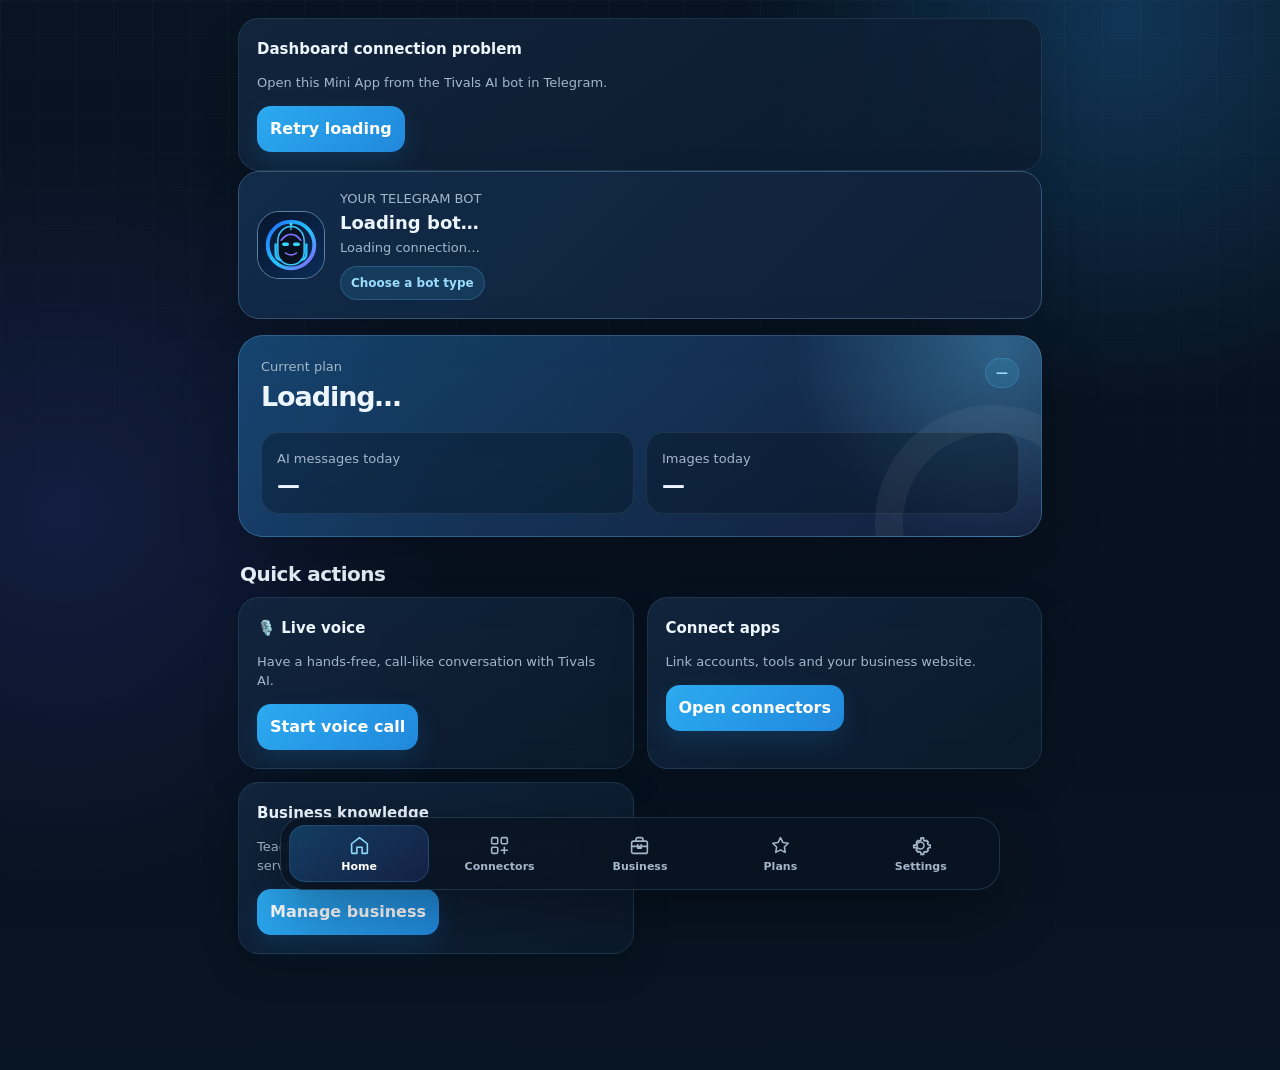
<file: telegram-personal-bot.html>
<!doctype html>
<html lang="en">
<head>
<meta charset="utf-8">
<meta name="viewport" content="width=device-width,initial-scale=1,viewport-fit=cover">
<meta name="theme-color" content="#0b0f17">
<title>Telegram Bot Studio · Tivals AI</title>
<script src="https://telegram.org/js/telegram-web-app.js?63"></script>
<script src="https://js.puter.com/v2/"></script>
<style>
:root{color-scheme:dark;--bg:var(--tg-theme-bg-color,#0b0f17);--card:var(--tg-theme-secondary-bg-color,#151b26);--card2:#1d2736;--text:var(--tg-theme-text-color,#f4f7fb);--muted:var(--tg-theme-hint-color,#8c98aa);--accent:var(--tg-theme-button-color,#2997f0);--accentText:var(--tg-theme-button-text-color,#fff);--line:rgba(255,255,255,.1);font-family:Inter,system-ui,-apple-system,Segoe UI,sans-serif}
*{box-sizing:border-box}body{margin:0;background:var(--bg);color:var(--text);min-height:100vh}.wrap{max-width:760px;margin:auto;padding:18px 16px 100px}.top{display:flex;align-items:center;gap:12px;margin-bottom:18px}.avatar{width:48px;height:48px;border-radius:16px;background:linear-gradient(145deg,#5568ff,#9b6cff);display:grid;place-items:center;font-weight:800;font-size:20px}.top h1{font-size:20px;margin:0}.muted{color:var(--muted);font-size:13px;line-height:1.45}.hero{background:linear-gradient(145deg,rgba(41,151,240,.24),rgba(155,108,255,.12));border:1px solid rgba(130,145,255,.24);border-radius:22px;padding:18px;margin-bottom:14px}.heroRow,.planHead,.rowHead{display:flex;justify-content:space-between;gap:14px;align-items:flex-start}.pill{padding:7px 10px;border-radius:999px;background:rgba(255,255,255,.09);font-size:12px;font-weight:700}.stats{display:grid;grid-template-columns:1fr 1fr;gap:10px;margin-top:16px}.stat{background:rgba(0,0,0,.15);border-radius:16px;padding:13px}.stat b{display:block;font-size:20px}.section{margin:18px 0 8px;font-weight:800;font-size:18px}.grid{display:grid;grid-template-columns:1fr 1fr;gap:10px}.card{background:var(--card);border:1px solid var(--line);border-radius:18px;padding:15px}.connector{display:flex;flex-direction:column;gap:10px;min-height:148px}.connector .icon{font-size:25px}.status{font-size:12px;color:var(--muted);min-height:30px}button,.btn{border:0;border-radius:13px;padding:11px 13px;font-weight:750;background:var(--accent);color:var(--accentText);cursor:pointer;text-decoration:none;text-align:center;font:inherit}button.secondary{background:rgba(255,255,255,.08);color:var(--text)}button.danger{background:rgba(255,88,88,.14);color:#ff9696}button:disabled{opacity:.5}.page{display:none}.page.active{display:block}.nav{position:fixed;bottom:0;left:0;right:0;padding:8px 10px calc(8px + env(safe-area-inset-bottom));background:color-mix(in srgb,var(--bg) 90%,transparent);backdrop-filter:blur(18px);border-top:1px solid var(--line);display:grid;grid-template-columns:repeat(5,1fr);z-index:20}.nav button{background:transparent;color:var(--muted);padding:8px 2px;font-size:11px}.nav button.active{color:var(--text)}.nav span{display:block;font-size:19px;margin-bottom:2px}.planCard{margin-bottom:10px}.planPrice{font-weight:900;font-size:18px}.setting{display:flex;align-items:center;justify-content:space-between;gap:15px;padding:14px 0;border-bottom:1px solid var(--line)}select,input,textarea{background:var(--card2);color:var(--text);border:1px solid var(--line);border-radius:12px;padding:12px;font:inherit;width:100%}textarea{min-height:110px;resize:vertical}.switch{width:48px;height:28px;min-width:48px;border-radius:999px;background:#485260;position:relative;cursor:pointer}.switch:after{content:"";position:absolute;width:22px;height:22px;border-radius:50%;background:white;top:3px;left:3px;transition:.2s}.switch.on{background:var(--accent)}.switch.on:after{left:23px}.empty{padding:34px 18px;text-align:center;color:var(--muted)}#toast{position:fixed;left:50%;bottom:88px;transform:translateX(-50%) translateY(20px);background:#111827;color:white;padding:10px 14px;border-radius:12px;opacity:0;pointer-events:none;transition:.2s;max-width:88%;z-index:40}#toast.show{opacity:1;transform:translateX(-50%) translateY(0)}.field{display:grid;gap:7px;margin-bottom:14px}.field label{font-size:13px;font-weight:750}.hint{font-size:12px;color:var(--muted);line-height:1.45}.businessMenu{overflow:hidden;padding:0}.bizRow{display:grid;grid-template-columns:48px 1fr auto;gap:13px;align-items:center;padding:16px;border-bottom:1px solid var(--line);cursor:pointer}.bizRow:last-child{border-bottom:0}.bizIcon{width:48px;height:48px;border-radius:15px;background:linear-gradient(145deg,rgba(41,151,240,.22),rgba(79,231,199,.13));display:grid;place-items:center;font-size:23px}.bizRow b{display:block;margin-bottom:3px}.arrow{color:var(--accent);font-size:25px}.bizPanel{display:none}.bizPanel.active{display:block}.back{background:transparent;color:var(--accent);padding:7px 0;margin-bottom:8px}.list{display:grid;gap:10px;margin:12px 0}.listItem{background:var(--card);border:1px solid var(--line);border-radius:16px;padding:14px}.listItem .actions{display:flex;gap:8px;margin-top:11px}.listItem .actions button{padding:8px 11px;font-size:12px}.fab{width:100%;margin-top:12px}.modalBack{position:fixed;inset:0;background:rgba(0,0,0,.68);display:none;align-items:flex-end;justify-content:center;z-index:30}.modalBack.open{display:flex}.modal{width:min(680px,100%);max-height:92vh;overflow:auto;background:var(--bg);border:1px solid var(--line);border-radius:24px 24px 0 0;padding:20px 18px calc(20px + env(safe-area-inset-bottom))}.modalTop{display:flex;justify-content:space-between;align-items:center;margin-bottom:16px}.modalTop h2{margin:0}.close{background:transparent;color:var(--accent);font-size:25px;padding:3px 8px}.two{display:grid;grid-template-columns:1fr 1fr;gap:10px}.saveWide{width:100%;margin-top:6px}.badge{display:inline-flex;padding:4px 8px;border-radius:999px;background:rgba(41,151,240,.13);color:#7fc7ff;font-size:11px;font-weight:800}.divider{height:1px;background:var(--line);margin:18px 0}
@media(max-width:520px){.grid{grid-template-columns:1fr}.connector{min-height:auto}.wrap{padding-left:13px;padding-right:13px}.two{grid-template-columns:1fr}}
</style>
<style id="telegram-modern-refresh">
:root{--glass:rgba(15,31,51,.78);--glassStrong:rgba(17,37,61,.94);--glow:rgba(41,151,240,.22)}
html{background:#07111f}
body{position:relative;isolation:isolate;background:#07111f!important;background-image:
  radial-gradient(circle at 88% 2%,rgba(41,151,240,.25),transparent 24rem),
  radial-gradient(circle at 5% 48%,rgba(83,96,255,.15),transparent 24rem),
  linear-gradient(180deg,#081421 0%,#07111f 60%,#081522 100%)!important;background-attachment:fixed}
body:before{content:"";position:fixed;inset:0;z-index:-1;pointer-events:none;background-image:
  linear-gradient(rgba(116,190,235,.035) 1px,transparent 1px),
  linear-gradient(90deg,rgba(116,190,235,.035) 1px,transparent 1px);
  background-size:38px 38px;mask-image:linear-gradient(to bottom,black,transparent 78%)}
.wrap{max-width:840px;padding:18px 18px 116px}
.top{position:sticky;top:10px;z-index:12;margin:0 0 22px;padding:12px 14px;border:1px solid rgba(255,255,255,.1);border-radius:20px;background:rgba(8,20,34,.72);backdrop-filter:blur(22px);-webkit-backdrop-filter:blur(22px);box-shadow:0 16px 45px rgba(0,0,0,.18)}
.avatar{width:50px;height:50px;border-radius:17px;background:linear-gradient(145deg,#30b4f1,#197fcf 58%,#5865f2);border:1px solid rgba(255,255,255,.22);box-shadow:0 12px 28px rgba(41,151,240,.3)}
.top h1{font-size:21px;letter-spacing:-.03em}
.hero{position:relative;overflow:hidden;padding:22px;border-radius:25px;background:
  radial-gradient(circle at 95% 5%,rgba(98,205,255,.34),transparent 13rem),
  linear-gradient(140deg,rgba(29,101,159,.58),rgba(34,45,91,.48));
  border:1px solid rgba(115,199,250,.28);box-shadow:0 24px 64px rgba(0,0,0,.2)}
.hero:after{content:"";position:absolute;width:180px;height:180px;right:-70px;bottom:-105px;border:28px solid rgba(255,255,255,.055);border-radius:50%;pointer-events:none}
.hero h2{font-size:27px;letter-spacing:-.04em}
.pill,.badge{background:rgba(66,190,255,.13);border:1px solid rgba(94,198,255,.22);color:#9cddff}
.stats{gap:12px;margin-top:20px}
.stat{position:relative;overflow:hidden;background:rgba(4,15,27,.34);border:1px solid rgba(255,255,255,.08);padding:15px;border-radius:18px;backdrop-filter:blur(12px)}
.stat b{font-size:23px;margin-top:3px}
.section{font-size:20px;letter-spacing:-.025em;margin:25px 2px 11px}
.grid{gap:13px}
.card,.listItem{background:linear-gradient(145deg,rgba(19,39,64,.88),rgba(12,27,46,.82));border-color:rgba(126,187,226,.14);box-shadow:0 14px 38px rgba(0,0,0,.13);backdrop-filter:blur(16px);-webkit-backdrop-filter:blur(16px)}
.card{border-radius:21px;padding:18px}
.grid>.card{transition:transform .18s ease,border-color .18s ease,box-shadow .18s ease}
.grid>.card:hover{transform:translateY(-3px);border-color:rgba(82,185,245,.36);box-shadow:0 20px 48px rgba(0,0,0,.2)}
.connector{min-height:158px}
.connector .icon{width:46px;height:46px;border-radius:15px;display:grid;place-items:center;background:linear-gradient(145deg,rgba(41,151,240,.2),rgba(104,87,255,.13));border:1px solid rgba(112,196,245,.16)}
button,.btn{min-height:44px;border-radius:14px;background:linear-gradient(135deg,#2caaf0,#2188db);box-shadow:0 10px 25px rgba(25,132,211,.18);transition:transform .16s ease,filter .16s ease,background .16s ease}
button:hover,.btn:hover{filter:brightness(1.08);transform:translateY(-1px)}
button:active,.btn:active{transform:scale(.98)}
button.secondary{background:rgba(255,255,255,.075);border:1px solid rgba(255,255,255,.09);box-shadow:none}
input,textarea,select{background:rgba(5,16,29,.58);border-color:rgba(139,194,230,.16);border-radius:14px;outline:none;transition:border-color .18s ease,box-shadow .18s ease}
input:focus,textarea:focus,select:focus{border-color:rgba(66,180,246,.65);box-shadow:0 0 0 4px rgba(41,151,240,.1)}
.field label{font-size:13px;color:#d9e8f6}
.businessMenu{padding:5px}
.bizRow{margin:3px 0;border:0;border-radius:17px;transition:background .18s ease,transform .18s ease}
.bizRow:hover{background:rgba(65,159,222,.1);transform:translateX(3px)}
.bizIcon{border-radius:16px;border:1px solid rgba(100,190,245,.16);box-shadow:inset 0 1px rgba(255,255,255,.08)}
.arrow{color:#74ceff}
.switch{border:1px solid rgba(255,255,255,.12);box-shadow:inset 0 2px 5px rgba(0,0,0,.18)}
.switch.on{background:linear-gradient(135deg,#23a7ed,#4b79ed)}
.nav{left:50%;right:auto;bottom:10px;width:min(720px,calc(100% - 20px));transform:translateX(-50%);padding:7px 8px calc(7px + env(safe-area-inset-bottom));border:1px solid rgba(139,202,240,.17);border-radius:23px;background:rgba(8,20,34,.88);box-shadow:0 20px 60px rgba(0,0,0,.34);backdrop-filter:blur(24px);-webkit-backdrop-filter:blur(24px)}
.nav button{min-height:54px;border-radius:16px;box-shadow:none;transition:background .18s ease,color .18s ease,transform .18s ease}
.nav button.active{color:#fff;background:linear-gradient(145deg,rgba(41,151,240,.3),rgba(77,91,220,.18));border:1px solid rgba(89,190,246,.18)}
.nav span{font-size:20px}
.modalBack{backdrop-filter:blur(10px);-webkit-backdrop-filter:blur(10px)}
.modal{background:linear-gradient(165deg,#10223a,#081522);border-color:rgba(126,198,240,.2);box-shadow:0 -22px 80px rgba(0,0,0,.42)}
#toast{background:rgba(235,247,255,.96);color:#07111f;font-weight:800;box-shadow:0 14px 40px rgba(0,0,0,.3)}
.voiceBack{position:fixed;inset:0;z-index:50;display:none;align-items:center;justify-content:center;padding:20px;background:radial-gradient(circle at 50% 32%,rgba(37,153,224,.28),transparent 24rem),rgba(3,10,19,.94);backdrop-filter:blur(22px);-webkit-backdrop-filter:blur(22px)}
.voiceBack.open{display:flex}.voicePanel{width:min(560px,100%);text-align:center}.voiceClose{position:absolute;right:18px;top:calc(14px + env(safe-area-inset-top));background:rgba(255,255,255,.08);color:#fff;box-shadow:none}.voiceOrb{width:154px;height:154px;margin:34px auto 22px;border-radius:50%;display:grid;place-items:center;font-size:52px;background:radial-gradient(circle at 35% 30%,#74d9ff,#258edc 50%,#2948c7);border:1px solid rgba(255,255,255,.28);box-shadow:0 0 0 16px rgba(55,167,235,.08),0 26px 70px rgba(23,132,211,.42);transition:transform .2s ease,box-shadow .2s ease}
.voiceBack.listening .voiceOrb{animation:voicePulse 1.25s infinite}.voiceBack.thinking .voiceOrb{animation:voiceThink 1.1s linear infinite}.voiceStatus{font-size:22px;font-weight:850;letter-spacing:-.02em}.voiceHint{max-width:390px;margin:8px auto 20px}.voiceTranscript{display:grid;gap:10px;text-align:left;margin:22px auto;max-height:210px;overflow:auto}.voiceLine{padding:12px 14px;border-radius:15px;background:rgba(255,255,255,.07);font-size:14px;line-height:1.45}.voiceLine.ai{background:rgba(41,151,240,.14);border:1px solid rgba(91,190,246,.16)}.endCall{background:linear-gradient(135deg,#e74555,#bd263d);min-width:150px}
@keyframes voicePulse{50%{transform:scale(1.06);box-shadow:0 0 0 30px rgba(55,167,235,.04),0 30px 80px rgba(23,132,211,.5)}}@keyframes voiceThink{to{filter:hue-rotate(360deg)}}
@media(max-width:520px){
  .wrap{padding:12px 12px 108px}.top{top:7px;border-radius:18px}.hero{padding:18px}.hero h2{font-size:24px}
  .card{padding:16px}.section{font-size:19px}.nav{bottom:6px;width:calc(100% - 12px)}.nav button{font-size:10px;padding:7px 1px}.nav span{font-size:18px}
}
@media(prefers-reduced-motion:reduce){button,.btn,.grid>.card,.bizRow{transition:none}}
</style>
<style id="telegram-icon-polish">
:root{color-scheme:dark;--text:#edf6ff;--muted:#a4b7ca;--accent:#48bdff}
body{font-family:Inter,ui-sans-serif,system-ui,-apple-system,BlinkMacSystemFont,"Segoe UI",sans-serif}
.top{padding:12px 16px;box-shadow:0 18px 46px rgba(0,8,22,.3)}
.avatar{overflow:hidden;background:#0b2344}.avatar img{width:100%;height:100%;object-fit:cover}
.top{display:none!important}.personalStudioShell{padding:0!important;border:0!important;background:transparent!important;box-shadow:none!important}.personalStudioShell>#personalProfileSlot{margin-top:12px}#ownedBotConnector[hidden]{display:none!important}.botProfile{display:flex;align-items:center;gap:15px;margin-bottom:16px;background:linear-gradient(135deg,#112b49,#102037);border-color:#355574}.botProfilePhoto{width:68px;height:68px;flex:none;border-radius:22px;background:#173758;display:grid;place-items:center;overflow:hidden;border:1px solid #5982a4}.botProfilePhoto img{width:100%;height:100%;object-fit:cover}.botProfile h2{font-size:18px;margin:0 0 3px;overflow-wrap:anywhere}.botProfile .muted{overflow-wrap:anywhere}
.top .muted{font-size:12px}
.hero h2{font-weight:800}.stat b{letter-spacing:-.035em}
.card{line-height:1.5}.card>b,.bizRow b{font-size:15px}
.connector .icon{width:52px;height:52px;border-radius:17px;background:#112b43}
.connector .icon svg{width:28px;height:28px}
.connector .status{line-height:1.4;min-height:36px}
.bizIcon svg{width:23px;height:23px;color:#80d4ff}
.nav button{display:flex;flex-direction:column;align-items:center;justify-content:center;gap:4px;line-height:1.1}
.nav span{height:23px;margin:0;display:grid;place-items:center}.nav svg{width:21px;height:21px}
.nav button.active svg{stroke:#8ddcff}.nav button:focus-visible,.bizRow:focus-visible,button:focus-visible{outline:2px solid #81d4ff;outline-offset:2px}
button{font-weight:700}.pill{white-space:nowrap}
@media(max-width:520px){.nav button{min-height:59px;font-size:11px}.nav svg{width:20px;height:20px}.bizRow{padding:13px 11px;grid-template-columns:44px 1fr auto}.bizIcon{width:44px;height:44px}.grid{gap:10px}.connector{min-height:176px}}
</style>
</head>
<body>
<div class="wrap">
  <div class="top"><div class="avatar" id="avatar"><img src="./app-icon.svg" alt="" width="38" height="38"></div><div><h1>Tivals AI</h1><div class="muted" id="who">Telegram dashboard</div></div></div>
  <div class="card botProfile" id="botProfile"><div class="botProfilePhoto"><img id="botProfileImage" src="./app-icon.svg" alt="Bot profile image"></div><div><div class="muted">YOUR TELEGRAM BOT</div><h2 id="botProfileName">Loading bot…</h2><div class="muted" id="botProfileHandle">Loading connection…</div><span class="pill" id="botProfileType" style="display:inline-block;margin-top:8px">Choose a bot type</span></div></div>
  <section id="home" class="page active">
    <div class="hero"><div class="heroRow"><div><div class="muted">Current plan</div><h2 id="planName" style="margin:5px 0 0">Loading…</h2></div><div class="pill" id="planBadge">—</div></div><div class="stats"><div class="stat"><span class="muted">AI messages today</span><b id="aiUsage">—</b></div><div class="stat"><span class="muted">Images today</span><b id="imageUsage">—</b></div></div></div>
    <div class="section">Quick actions</div><div class="grid"><div class="card"><b>🎙️ Live voice</b><p class="muted">Have a hands-free, call-like conversation with Tivals AI.</p><button onclick="openVoiceCall()">Start voice call</button></div><div class="card"><b>Connect apps</b><p class="muted">Link accounts, tools and your business website.</p><button onclick="go('connectors')">Open connectors</button></div><div class="card"><b>Business knowledge</b><p class="muted">Teach the bot about your company, products and services.</p><button onclick="go('business')">Manage business</button></div></div>
  </section>
  <section id="connectors" class="page">
    <div class="section">Accounts & tools</div><div class="grid" id="connectorGrid"></div>
    <div id="ownedBotConnector"><div class="section">Your Telegram bot</div><div class="card"><div class="planHead"><div><b>🤖 Create or connect your own bot</b><div class="muted" id="ownBotStatus">Loading…</div></div><span class="pill" id="botAccessBadge">FREE</span></div><p class="muted">Create a bot with BotFather, choose Personal or Business, then paste its token here. Business bots can use the details in the Business tab.</p><div style="display:flex;gap:8px;flex-wrap:wrap;margin-bottom:12px"><button onclick="createBusinessBot()">Open BotFather</button></div><div class="field"><label for="newBotKind">Bot type</label><select id="newBotKind"><option value="personal">Personal bot</option><option value="business">Business bot</option></select></div><input id="ownBotToken" type="password" autocomplete="off" placeholder="Or paste an existing BotFather token" style="margin:4px 0 10px"><div style="display:flex;gap:8px;flex-wrap:wrap"><button id="ownBotConnect" onclick="connectOwnBot()">Connect existing bot</button><button class="secondary" id="ownBotDisconnect" onclick="disconnectOwnBot()" hidden>Disconnect</button></div><div class="muted" id="botPayHint" style="margin-top:10px"></div></div>
    </div><div id="botStudio" hidden><div class="section">Bot Studio</div><div class="card"><div class="planHead"><div><b>🧠 Personality and purpose</b><div class="muted">Describe the bot you want. These instructions control how it talks and teaches.</div></div><span class="badge">OWNER ONLY</span></div><div class="two" style="margin-top:16px"><div class="field"><label>Bot name</label><input id="botName" maxlength="64" placeholder="Nova Tutor"></div><div class="field"><label>Purpose</label><select id="botPurpose" onchange="updateBotPurposeHint()"><option value="general">Personal assistant</option><option value="education">Education tutor</option><option value="coding">Programming tutor</option><option value="math">Mathematics tutor</option><option value="custom">Custom bot</option></select></div></div><div class="field"><label for="botKind">Bot type</label><select id="botKind" onchange="settingsBotKind.value=this.value"><option value="personal">Personal bot</option><option value="business">Business bot</option></select></div><div class="field"><label>Personality</label><input id="botPersonality" maxlength="1000" placeholder="Friendly, patient, encouraging and natural"></div><div class="field"><label>Describe what this bot should do</label><textarea id="botInstructions" maxlength="8000" placeholder="Example: Teach Python to beginners using small projects, explain every error, and give a short quiz after each lesson."></textarea><span class="hint" id="botPurposeHint">Write clear instructions in your own words.</span></div><div class="field"><label>Subjects</label><input id="botSubjects" maxlength="1000" placeholder="Python, JavaScript, algebra, physics"><span class="hint">Separate subjects with commas. Leave blank for a general bot.</span></div><div class="two"><div class="field"><label>Learner level</label><select id="botLevel"><option value="all">Adapt to everyone</option><option value="primary">Primary school</option><option value="secondary">Secondary school</option><option value="college">College or university</option><option value="professional">Professional</option></select></div><div class="field"><label>Teaching style</label><select id="botTeaching"><option value="adaptive">Adaptive</option><option value="step_by_step">Step by step</option><option value="socratic">Socratic questions</option><option value="concise">Concise</option><option value="detailed">Detailed</option></select></div></div><div class="two"><div class="field"><label>Language</label><input id="botLanguage" maxlength="60" placeholder="Auto, English, isiZulu"></div><div class="field"><label>Voice replies</label><select id="botVoiceMode"><option value="always">Reply by voice to every message (default)</option><option value="voice_messages">Voice replies only to voice notes</option><option value="off">Voice off</option></select></div></div><div class="field"><label>Welcome message</label><textarea id="botWelcome" maxlength="500" style="min-height:80px" placeholder="Hi! I’m your personal tutor. What would you like to learn?"></textarea></div></div>
    <div class="section">Groups and channels</div><div class="card"><p class="muted" style="margin-top:0">Only the creator can add this bot. If someone else adds it, the bot automatically leaves.</p><div class="setting"><div><b>Creator-only invitations</b><div class="muted">Recommended security setting.</div></div><div class="switch on" id="botOwnerInvites" onclick="toggle(this)"></div></div><div class="two" style="margin-top:14px"><div class="field"><label>Group replies</label><select id="botGroupMode"><option value="all">Every group message</option><option value="mentions">Mentions, replies and commands</option><option value="off">Groups off</option></select></div><div class="field"><label>Channel replies</label><select id="botChannelMode"><option value="all">Every channel post</option><option value="commands">/ask and teaching commands</option><option value="off">Channels off</option></select></div></div><button class="saveWide" id="saveBotProfileButton" onclick="saveOwnBotProfile()">Save and update bot</button><p class="hint">After saving, add the bot yourself. Use /grouphelp in a group or channel for instructions.</p></div></div>
  </section>
  <section id="personal" class="page">
    <div class="section">Bot Studio</div>
    <div class="card"><b id="personalBotTitle">Your assistant</b><p class="muted">Give your bot a personality and choose how it helps with lessons, chats, groups and voice.</p><div id="personalProfileSlot"></div></div>
    <div class="section">Hourly Gmail assistant</div>
    <div class="card"><div class="setting"><div><b>Check Gmail every hour</b><div class="muted" id="personalMonitorStatus">Connect Gmail first. Emails stay private to the bot owner; sending a reply requires confirmation.</div></div><div class="switch" id="personalMonitorToggle" role="switch" aria-checked="false" tabindex="0" onclick="togglePersonalMonitor()"></div></div></div>
    <div class="section">Quick commands</div><div class="card"><p class="muted">Send /newchat to start fresh, /chats to continue a conversation, /remind to schedule a reminder, or /tools for available AI tools.</p><button onclick="openPersonalChat()">Open bot chat</button></div>
  </section>
  <section id="business" class="page">
    <div id="bizHome" class="bizPanel active"><div class="section">Your business</div><div class="card businessMenu">
      <div class="bizRow" onclick="openBiz('general')"><div class="bizIcon" data-icon="general" aria-hidden="true"></div><div><b>General information</b><span class="muted">Name, details, hours and contacts</span></div><span class="arrow">›</span></div>
      <div class="bizRow" onclick="openBiz('catalog')"><div class="bizIcon" data-icon="catalog" aria-hidden="true"></div><div><b>Catalog</b><span class="muted" id="catalogCount">Products and services</span></div><span class="arrow">›</span></div>
      <div class="bizRow" onclick="openBiz('specialists')"><div class="bizIcon" data-icon="specialists" aria-hidden="true"></div><div><b>Specialists</b><span class="muted" id="specialistCount">Service providers</span></div><span class="arrow">›</span></div>
      <div class="bizRow" onclick="openBiz('faqs')"><div class="bizIcon" data-icon="faqs" aria-hidden="true"></div><div><b>FAQ</b><span class="muted" id="faqCount">Questions and answers</span></div><span class="arrow">›</span></div>
      <div class="bizRow" onclick="openBiz('website')"><div class="bizIcon" data-icon="website" aria-hidden="true"></div><div><b>Website widget</b><span class="muted" id="websiteWidgetSummary">Generate secure embed code</span></div><span class="arrow">›</span></div>
      <div class="bizRow" onclick="openBiz('bookings')"><div class="bizIcon" data-icon="bookings" aria-hidden="true"></div><div><b>Bookings</b><span class="muted">Reminders and confirmations</span></div><span class="arrow">›</span></div>
    </div></div>
    <div id="bizGeneral" class="bizPanel"><button class="back" onclick="openBiz('home')">‹ Your business</button><div class="section">General information</div><div class="card">
      <div class="field"><label>Business name</label><input id="businessName" maxlength="120" placeholder="My company"></div><div class="field"><label>Name the AI should use</label><input id="assistantName" maxlength="80" placeholder="Tiva"></div><div class="field"><label>About the business</label><textarea id="businessDetails" maxlength="8000" placeholder="Describe your company and key details"></textarea></div>
      <div class="two"><div class="field"><label>Email</label><input id="businessEmail" type="email" maxlength="160"></div><div class="field"><label>Phone</label><input id="businessPhone" maxlength="60"></div></div><div class="field"><label>Address</label><input id="businessAddress" maxlength="500"></div><div class="field"><label>Business website</label><input id="businessWebsite" type="url" maxlength="500" placeholder="https://yourbusiness.com"><span class="hint">This is your own business website, separate from your Tivals AI account.</span></div><div class="field"><label>Payment options</label><input id="paymentOptions" maxlength="1000" placeholder="Cash, card, EFT, PayFast"></div><div class="field"><label>Business hours</label><textarea id="businessHours" maxlength="5000" placeholder="Monday–Friday: 08:00–17:00&#10;Saturday: 09:00–13:00"></textarea></div><button class="saveWide" id="saveBusinessButton" onclick="saveBusinessProfile()">Save general information</button>
    </div></div>
    <div id="bizCatalog" class="bizPanel"><button class="back" onclick="openBiz('home')">‹ Your business</button><div class="section">Catalog</div><div class="two"><button id="filterAll" onclick="setCatalogFilter('all')">All</button><button class="secondary" onclick="setCatalogFilter('service')">Services</button></div><div class="list" id="catalogList"></div><button class="fab" onclick="openCatalog()">＋ Add product or service</button></div>
    <div id="bizSpecialists" class="bizPanel"><button class="back" onclick="openBiz('home')">‹ Your business</button><div class="section">Specialists</div><p class="muted">Add the people customers can book or ask about.</p><div class="list" id="specialistList"></div><button class="fab" onclick="openSpecialist()">＋ Add specialist</button></div>
    <div id="bizFaqs" class="bizPanel"><button class="back" onclick="openBiz('home')">‹ Your business</button><div class="section">Frequently asked questions</div><p class="muted">Give the AI approved answers to common customer questions.</p><div class="list" id="faqList"></div><button class="fab" onclick="openFaq()">＋ Add question</button></div>
    <div id="bizWebsite" class="bizPanel"><button class="back" onclick="openBiz('home')">‹ Your business</button><div class="section">Website widget</div><div class="card"><p class="muted" style="margin-top:0">Create a chatbot for your business website. The generated code only works on the domain you authorize.</p><div class="field"><label>Authorized website domain</label><input id="widgetDomain" maxlength="253" placeholder="example.com"><span class="hint">Enter only the website where the widget will be installed.</span></div><div class="field"><label>Welcome message</label><input id="widgetWelcome" maxlength="240" placeholder="Hi! How can I help?"></div><div class="field"><label>Widget position</label><select id="widgetPosition"><option value="right">Bottom right</option><option value="left">Bottom left</option></select></div><button class="saveWide" id="generateWidgetButton" onclick="saveWebsiteWidget()">Generate embed code</button><div id="embedArea" hidden><div class="divider"></div><div class="field"><label>Embed code</label><textarea id="widgetEmbedCode" readonly style="min-height:170px;font-family:monospace;font-size:12px"></textarea><span class="hint">Paste this code before the closing &lt;/body&gt; tag on your website.</span></div><div class="two"><button onclick="copyEmbedCode()">Copy code</button><button class="danger" onclick="disconnectWebsiteWidget()">Disable widget</button></div><div class="muted" id="widgetUsage" style="margin-top:12px"></div></div></div></div>
    <div id="bizBookings" class="bizPanel"><button class="back" onclick="openBiz('home')">‹ Your business</button><div class="section">Booking automation</div><div class="card"><div class="setting"><div><b>Remind about bookings</b><div class="muted">Allow the AI to mention future booking reminders.</div></div><div class="switch" id="bookingReminders" onclick="toggle(this)"></div></div><div class="setting"><div><b>Confirm new bookings</b><div class="muted">Tell customers what happens after a booking request.</div></div><div class="switch" id="bookingConfirmations" onclick="toggle(this)"></div></div><div class="field" style="margin-top:14px"><label>Booking instructions</label><textarea id="bookingInstructions" maxlength="2000" placeholder="Explain how customers book, required information, deposits and cancellation rules."></textarea></div><button class="saveWide" onclick="saveBusinessProfile()">Save booking settings</button></div></div>
  </section>
  <section id="plans" class="page"><div class="section">Subscription plans</div><div class="card planCard"><div class="planHead"><b>Free</b><span class="planPrice">0 ⭐</span></div><p class="muted">25 AI messages/day · 1 image/day</p></div><div class="card planCard"><div class="planHead"><b>Basic</b><span class="planPrice">100 ⭐ / month</span></div><p class="muted">200 AI messages/day · 10 images/day</p><button onclick="subscribe('basic')">Choose Basic</button></div><div class="card planCard"><div class="planHead"><b>Pro</b><span class="planPrice">250 ⭐ / month</span></div><p class="muted">1000 AI messages/day · 50 images/day</p><button onclick="subscribe('pro')">Choose Pro</button></div></section>
  <section id="settings" class="page"><div class="section">Bot settings</div><div class="card"><div class="setting"><div><b>Bot type</b><div class="muted">Choose how your bot appears and responds.</div></div><select id="settingsBotKind" style="width:auto" onchange="botKind.value=this.value"><option value="personal">Personal bot</option><option value="business">Business bot</option></select></div><div class="setting"><div><b>Response style</b><div class="muted">Controls reply detail.</div></div><select id="style" style="width:auto"><option value="concise">Concise</option><option value="balanced">Balanced</option><option value="detailed">Detailed</option></select></div><div class="setting"><div><b>Notifications</b></div><div class="switch" id="notifications" onclick="toggle(this)"></div></div><div class="setting"><div><b>Tool suggestions</b></div><div class="switch" id="tools" onclick="toggle(this)"></div></div><button class="saveWide" onclick="saveSettings()">Save settings</button></div></section>
</div>
<div class="nav"><button class="active" data-page="home" onclick="go('home')"><span data-icon="home" aria-hidden="true"></span>Home</button><button data-page="connectors" onclick="go('connectors')"><span data-icon="connectors" aria-hidden="true"></span>Connectors</button><button data-page="business" onclick="go('business')"><span data-icon="business" aria-hidden="true"></span>Business</button><button data-page="plans" onclick="go('plans')"><span data-icon="plans" aria-hidden="true"></span>Plans</button><button data-page="settings" onclick="go('settings')"><span data-icon="settings" aria-hidden="true"></span>Settings</button></div>
<div class="modalBack" id="editorModal"><div class="modal"><div class="modalTop"><h2 id="modalTitle">Add item</h2><button class="close" onclick="closeModal()">×</button></div><div id="modalBody"></div></div></div><div id="toast"></div>
<div class="voiceBack" id="voiceCall" role="dialog" aria-modal="true" aria-labelledby="voiceTitle"><button class="voiceClose" aria-label="Close voice call" onclick="stopVoiceCall()">×</button><div class="voicePanel"><div class="pill" style="display:inline-flex">PRIVATE VOICE SESSION</div><div class="voiceOrb" aria-hidden="true">✦</div><h2 id="voiceTitle" class="voiceStatus">Ready to talk</h2><p id="voiceHint" class="muted voiceHint">Allow microphone access, then speak naturally. Tivals AI listens, replies, and listens again.</p><div id="voiceTranscript" class="voiceTranscript" aria-live="polite"></div><button class="endCall" id="voiceButton" onclick="toggleVoiceCall()">Start call</button></div></div>
<script>
const tg=window.Telegram?.WebApp;const API="https://kxuszpixwfecawdeqkrx.supabase.co/functions/v1/telegram-miniapp";const personalMode=false;let state=null,resumeRefreshAt=0,catalogFilter="all";let voiceActive=false,voiceStream=null,voiceRecorder=null,voiceAudio=null,voiceTimer=0,voiceAnimation=0,voiceHistory=[];
if(tg){tg.ready();tg.expand();try{tg.setHeaderColor("bg_color");tg.setBackgroundColor("bg_color")}catch{}}
function toast(s){const el=document.getElementById("toast");el.textContent=s;el.classList.add("show");setTimeout(()=>el.classList.remove("show"),2800)}
async function api(action,extra={}){if(!tg?.initData)throw new Error("Open this Mini App from the Tivals AI bot in Telegram.");const isVoice=action==="voice_chat",attempts=isVoice?1:2,timeoutMs=isVoice?90000:20000;let lastError=null;for(let attempt=0;attempt<attempts;attempt++){let timer=0;try{const controller=new AbortController();timer=setTimeout(()=>controller.abort(),timeoutMs);const r=await fetch(API,{method:"POST",cache:"no-store",headers:{"content-type":"application/json"},body:JSON.stringify({action,init_data:tg.initData,...extra}),signal:controller.signal});clearTimeout(timer);const d=await r.json().catch(()=>({}));if(!r.ok){const error=new Error(d.error||"Request failed");error.serverResponse=true;throw error}return d}catch(e){clearTimeout(timer);lastError=e;if(e.serverResponse)throw e;if(attempt+1<attempts)await new Promise(resolve=>setTimeout(resolve,700))}}throw new Error(lastError?.name==="AbortError"?(isVoice?"Voice processing took too long. Please try a shorter voice message.":"The dashboard server took too long to respond. Tap Retry."):"Could not connect to the dashboard. Check your connection and try again.")}
function voiceState(mode,title,hint){voiceCall.classList.toggle("listening",mode==="listening");voiceCall.classList.toggle("thinking",mode==="thinking");voiceTitle.textContent=title;voiceHint.textContent=hint||""}
function addVoiceLine(text,ai=false){const line=document.createElement("div");line.className="voiceLine"+(ai?" ai":"");line.textContent=(ai?"Tivals AI: ":"You: ")+text;voiceTranscript.appendChild(line);voiceTranscript.scrollTop=voiceTranscript.scrollHeight}
function blobBase64(blob){return new Promise((resolve,reject)=>{const r=new FileReader();r.onload=()=>resolve(String(r.result||"").split(",")[1]||"");r.onerror=reject;r.readAsDataURL(blob)})}
function recorderFormat(){const choices=["audio/webm;codecs=opus","audio/mp4","audio/webm"];return choices.find(x=>window.MediaRecorder?.isTypeSupported?.(x))||""}
function formatFromMime(mime){mime=String(mime||"").toLowerCase();if(mime.includes("mp4"))return"m4a";if(mime.includes("ogg"))return"ogg";if(mime.includes("mpeg"))return"mp3";return"webm"}
async function openVoiceCall(){voiceCall.classList.add("open");document.body.style.overflow="hidden";voiceState("ready","Ready to talk","Tap Start call. Your microphone is used only while this screen is open.");voiceButton.textContent="Start call"}
async function toggleVoiceCall(){if(voiceActive)stopVoiceCall();else await startVoiceCall()}
async function startVoiceCall(){if(!navigator.mediaDevices?.getUserMedia||!window.MediaRecorder){toast("Live voice is not supported here. You can still send a Telegram voice note.");return}try{voiceStream=await navigator.mediaDevices.getUserMedia({audio:{echoCancellation:true,noiseSuppression:true,autoGainControl:true}});voiceActive=true;voiceButton.textContent="End call";voiceTranscript.innerHTML="";voiceHistory=[];await beginVoiceTurn()}catch(e){voiceState("ready","Microphone unavailable","Allow microphone access in Telegram or use a voice note in the chat.");toast("Microphone permission is required")}}
function stopVoiceCall(){voiceActive=false;clearTimeout(voiceTimer);cancelAnimationFrame(voiceAnimation);if(voiceRecorder&&voiceRecorder.state!=="inactive")voiceRecorder.stop();voiceRecorder=null;if(voiceAudio){voiceAudio.pause();voiceAudio=null}if(voiceStream){voiceStream.getTracks().forEach(t=>t.stop());voiceStream=null}voiceCall.classList.remove("open","listening","thinking");document.body.style.overflow="";voiceButton.textContent="Start call"}
async function beginVoiceTurn(){if(!voiceActive||!voiceStream)return;const type=recorderFormat(),chunks=[];voiceRecorder=new MediaRecorder(voiceStream,type?{mimeType:type}:undefined);let heard=false,lastSound=Date.now(),started=Date.now();voiceRecorder.ondataavailable=e=>{if(e.data.size)chunks.push(e.data)};voiceRecorder.onstop=async()=>{cancelAnimationFrame(voiceAnimation);clearTimeout(voiceTimer);if(!voiceActive)return;const blob=new Blob(chunks,{type:voiceRecorder?.mimeType||type||"audio/webm"});if(!heard||blob.size<700){voiceState("listening","I’m listening…","Speak when you are ready.");setTimeout(()=>voiceActive&&beginVoiceTurn(),450);return}await sendVoiceTurn(blob)};voiceRecorder.start(250);voiceState("listening","I’m listening…","Speak naturally. I’ll answer when you pause.");const Ctx=window.AudioContext||window.webkitAudioContext,ctx=new Ctx(),source=ctx.createMediaStreamSource(voiceStream),analyser=ctx.createAnalyser(),data=new Uint8Array(256);analyser.fftSize=512;source.connect(analyser);const watch=()=>{if(!voiceActive||voiceRecorder?.state!=="recording"){ctx.close();return}analyser.getByteTimeDomainData(data);let sum=0;for(const v of data){const n=(v-128)/128;sum+=n*n}const rms=Math.sqrt(sum/data.length),now=Date.now();if(rms>.035){heard=true;lastSound=now}if((heard&&now-lastSound>1300)||now-started>18000){ctx.close();voiceRecorder.stop();return}voiceAnimation=requestAnimationFrame(watch)};watch();voiceTimer=setTimeout(()=>{if(voiceRecorder?.state==="recording")voiceRecorder.stop()},19000)}
function finishVoiceReply(){voiceAudio=null;if(voiceActive)beginVoiceTurn()}
function prepareVoiceAudio(audio){voiceAudio=audio;voiceAudio.onended=finishVoiceReply;voiceAudio.onerror=finishVoiceReply;return voiceAudio}
async function puterBackupVoice(text){if(!window.puter?.ai?.txt2speech)throw new Error("Backup voice is unavailable in this Telegram version.");voiceState("thinking","Speaking…","Using Puter backup voice.");return await window.puter.ai.txt2speech(String(text||"").slice(0,2999))}
async function puterBackupTranscript(blob){if(!window.puter?.ai?.speech2txt)throw new Error("Backup speech recognition is unavailable in this Telegram version.");voiceState("thinking","Recognizing speech…","Using Puter backup recognition.");const result=await window.puter.ai.speech2txt(blob);const text=String(result?.text||result||"").trim();if(!text)throw new Error("No speech was recognized. Please try again.");return text.slice(0,4000)}
async function playVoiceReply(data){if(data.audio_base64){try{const serverAudio=prepareVoiceAudio(new Audio("data:"+(data.audio_mime||"audio/mpeg")+";base64,"+data.audio_base64));await serverAudio.play();return}catch{if(voiceAudio){voiceAudio.pause();voiceAudio=null}}}const backupAudio=prepareVoiceAudio(await puterBackupVoice(data.reply));await backupAudio.play()}
async function sendVoiceTurn(blob){voiceState("thinking","Thinking…","Turning your words into an answer.");try{let d;try{d=await api("voice_chat",{audio_base64:await blobBase64(blob),audio_format:formatFromMime(blob.type),history:voiceHistory})}catch(serverError){const message=String(serverError?.message||serverError);if(!/recognition|speech|transcrib/i.test(message))throw serverError;const transcript=await puterBackupTranscript(blob);d=await api("voice_text_chat",{transcript,history:voiceHistory})}addVoiceLine(d.transcript);addVoiceLine(d.reply,true);voiceHistory.push({role:"user",content:d.transcript},{role:"assistant",content:d.reply});voiceHistory=voiceHistory.slice(-6);voiceState("thinking","Speaking…",d.audio_base64?"":"Starting backup voice…");await playVoiceReply(d)}catch(e){voiceState("ready","Voice paused",String(e.message||e));toast(String(e.message||e));if(voiceActive)setTimeout(()=>voiceActive&&beginVoiceTurn(),1200)}}
function toggle(el){el.classList.toggle("on")}
function go(id){if(personalMode&&id==="business")id="personal";window.scrollTo(0,0);document.querySelectorAll(".page").forEach(x=>x.classList.toggle("active",x.id===id));document.querySelectorAll(".nav button").forEach(x=>x.classList.toggle("active",x.dataset.page===id));if(id==="connectors")renderConnectors();if(id==="business")openBiz("home")}
function openBiz(name){const map={home:"bizHome",general:"bizGeneral",catalog:"bizCatalog",specialists:"bizSpecialists",faqs:"bizFaqs",website:"bizWebsite",bookings:"bizBookings"};document.querySelectorAll(".bizPanel").forEach(x=>x.classList.remove("active"));document.getElementById(map[name]||"bizHome").classList.add("active");if(name==="catalog")renderCatalog();if(name==="specialists")renderSpecialists();if(name==="faqs")renderFaqs();window.scrollTo({top:0,behavior:"smooth"})}
const interfacePaths={"home": `<path d="m3 10 9-7 9 7v10a1 1 0 0 1-1 1h-5v-7H9v7H4a1 1 0 0 1-1-1z"/>`, "connectors": `<rect x="3" y="3" width="7" height="7" rx="1.5"/><rect x="14" y="3" width="7" height="7" rx="1.5"/><rect x="3" y="14" width="7" height="7" rx="1.5"/><path d="M17.5 14v7m-3.5-3.5h7"/>`, "business": `<rect x="3" y="7" width="18" height="14" rx="2"/><path d="M8 7V5a2 2 0 0 1 2-2h4a2 2 0 0 1 2 2v2M3 13h18m-11-2v4h4v-4"/>`, "plans": `<path d="m12 3 2.7 5.5 6.1.9-4.4 4.3 1 6.1L12 17l-5.4 2.8 1-6.1-4.4-4.3 6.1-.9z"/>`, "settings": `<path d="M12 8a4 4 0 1 0 0 8 4 4 0 0 0 0-8z"/><path d="M19.4 15a1.7 1.7 0 0 0 .3 1.9l-1.8 1.8a1.7 1.7 0 0 0-1.9-.3 1.7 1.7 0 0 0-1 1.6V21h-2.6v-1a1.7 1.7 0 0 0-1-1.6 1.7 1.7 0 0 0-1.9.3l-1.8-1.8A1.7 1.7 0 0 0 8 15a1.7 1.7 0 0 0-1.6-1H5v-2.6h1.4A1.7 1.7 0 0 0 8 10.4a1.7 1.7 0 0 0-.3-1.9l1.8-1.8a1.7 1.7 0 0 0 1.9.3 1.7 1.7 0 0 0 1-1.6V4h2.6v1.4a1.7 1.7 0 0 0 1 1.6 1.7 1.7 0 0 0 1.9-.3l1.8 1.8a1.7 1.7 0 0 0-.3 1.9 1.7 1.7 0 0 0 1.6 1H22V14h-1a1.7 1.7 0 0 0-1.6 1z" transform="translate(-1.3 -1.3) scale(1.12)"/>`, "personal": `<circle cx="12" cy="8" r="4"/><path d="M4 21v-2a8 8 0 0 1 16 0v2"/>`, "general": `<rect x="3" y="6" width="18" height="15" rx="2"/><path d="M8 6V4h8v2M3 12h18"/>`, "catalog": `<path d="M3 8h18l-1.5 13h-15zM7 8V6a5 5 0 0 1 10 0v2"/>`, "specialists": `<circle cx="9" cy="8" r="3"/><path d="M3 21v-2a6 6 0 0 1 12 0v2M17 5a3 3 0 0 1 0 6m1 4a5 5 0 0 1 3 5v1"/>`, "faqs": `<path d="M4 4h16v16H4zM8 9h8m-8 4h8m-8 4h5"/>`, "website": `<circle cx="12" cy="12" r="9"/><path d="M3 12h18M12 3c-5 5-5 13 0 18m0-18c5 5 5 13 0 18"/>`, "bookings": `<rect x="3" y="5" width="18" height="16" rx="2"/><path d="M7 3v4m10-4v4M3 10h18m-12 5 2 2 4-4"/>`, "link": `<path d="M10 13a5 5 0 0 0 7 .3l3-3a5 5 0 0 0-7-7l-1.7 1.7M14 11a5 5 0 0 0-7-.3l-3 3a5 5 0 0 0 7 7l1.7-1.7"/>`, "plug": `<path d="M8 3v5m8-5v5M6 8h12v4a6 6 0 0 1-12 0zM12 18v3"/>`};
const brandPaths={"gmail": ["EA4335", "M24 5.457v13.909c0 .904-.732 1.636-1.636 1.636h-3.819V11.73L12 16.64l-6.545-4.91v9.273H1.636A1.636 1.636 0 0 1 0 19.366V5.457c0-2.023 2.309-3.178 3.927-1.964L5.455 4.64 12 9.548l6.545-4.91 1.528-1.145C21.69 2.28 24 3.434 24 5.457z"], "github": ["FFFFFF", "M12 .297c-6.63 0-12 5.373-12 12 0 5.303 3.438 9.8 8.205 11.385.6.113.82-.258.82-.577 0-.285-.01-1.04-.015-2.04-3.338.724-4.042-1.61-4.042-1.61C4.422 18.07 3.633 17.7 3.633 17.7c-1.087-.744.084-.729.084-.729 1.205.084 1.838 1.236 1.838 1.236 1.07 1.835 2.809 1.305 3.495.998.108-.776.417-1.305.76-1.605-2.665-.3-5.466-1.332-5.466-5.93 0-1.31.465-2.38 1.235-3.22-.135-.303-.54-1.523.105-3.176 0 0 1.005-.322 3.3 1.23.96-.267 1.98-.399 3-.405 1.02.006 2.04.138 3 .405 2.28-1.552 3.285-1.23 3.285-1.23.645 1.653.24 2.873.12 3.176.765.84 1.23 1.91 1.23 3.22 0 4.61-2.805 5.625-5.475 5.92.42.36.81 1.096.81 2.22 0 1.606-.015 2.896-.015 3.286 0 .315.21.69.825.57C20.565 22.092 24 17.592 24 12.297c0-6.627-5.373-12-12-12"], "tiktok": ["FFFFFF", "M12.525.02c1.31-.02 2.61-.01 3.91-.02.08 1.53.63 3.09 1.75 4.17 1.12 1.11 2.7 1.62 4.24 1.79v4.03c-1.44-.05-2.89-.35-4.2-.97-.57-.26-1.1-.59-1.62-.93-.01 2.92.01 5.84-.02 8.75-.08 1.4-.54 2.79-1.35 3.94-1.31 1.92-3.58 3.17-5.91 3.21-1.43.08-2.86-.31-4.08-1.03-2.02-1.19-3.44-3.37-3.65-5.71-.02-.5-.03-1-.01-1.49.18-1.9 1.12-3.72 2.58-4.96 1.66-1.44 3.98-2.13 6.15-1.72.02 1.48-.04 2.96-.04 4.44-.99-.32-2.15-.23-3.02.37-.63.41-1.11 1.04-1.36 1.75-.21.51-.15 1.07-.14 1.61.24 1.64 1.82 3.02 3.5 2.87 1.12-.01 2.19-.66 2.77-1.61.19-.33.4-.67.41-1.06.1-1.79.06-3.57.07-5.36.01-4.03-.01-8.05.02-12.07z"]};
function appIcon(name){if(name==="shopify")return '<svg viewBox="0 0 24 24" aria-hidden="true" fill="#95bf47"><path d="M5 5.5 18.2 4l2 17-15.8 1L5 5.5Zm4.2-.8a4.3 4.3 0 0 1 4.3-3.3c1.3 0 2.1.8 2.4 2.3L18 4l-1.2 1.5-9 1-.7-1.4 2.1-.4Zm1.4-.3 3.7-.4c-.2-.8-.5-1.2-1-1.2-1.1 0-2.1.6-2.7 1.6ZM12 8c-2.8.1-4.6 2.1-4.3 4.4.2 1.3 1.2 2.1 2.3 2.7.9.6 1.3 1 1.3 1.5 0 .7-.7 1.2-1.5 1.2-.9 0-1.9-.4-2.7-1l-.5 2.8c.9.5 2.2.9 3.4.9 3 0 5-1.8 5-4.5 0-1.6-.9-2.6-2.3-3.5-1-.6-1.5-1-1.5-1.5 0-.5.5-.9 1.2-.9.7 0 1.4.2 2.1.6l.8-2.7c-.9-.3-2-.5-3.3-.4Z"/></svg>';const brand=brandPaths[name];return brand?'<svg viewBox="0 0 24 24" aria-hidden="true" focusable="false" fill="#'+brand[0]+'"><path d="'+brand[1]+'"/></svg>':'<svg viewBox="0 0 24 24" aria-hidden="true" focusable="false" fill="none" stroke="currentColor" stroke-width="1.8" stroke-linecap="round" stroke-linejoin="round">'+(interfacePaths[name]||interfacePaths.plug)+'</svg>'}
document.querySelectorAll("[data-icon]").forEach(el=>{el.innerHTML=appIcon(el.dataset.icon)});
const names={gmail:["gmail","Gmail"],github:["github","GitHub"],tiktok:["tiktok","TikTok"],shopify:["shopify","Shopify"],website:["link","Tivals AI Account"]};
function connectorCard(icon,label,status,buttonText,fn,connected){const d=document.createElement("div");d.className="card connector";const i=document.createElement("div");i.className="icon";i.innerHTML=appIcon(icon);const b=document.createElement("b");b.textContent=label;const st=document.createElement("div");st.className="status";st.textContent=status;const bt=document.createElement("button");if(connected)bt.className="secondary";bt.textContent=buttonText;bt.onclick=fn;d.append(i,b,st,bt);return d}
function renderConnectors(){const g=document.getElementById("connectorGrid");g.innerHTML="";(state?.connectors||[]).forEach(c=>{const shop=c.provider==="shopify",publicStore=c.provider==="public_store",n=names[c.provider]||["plug",c.provider];if(shop||publicStore)n[0]="shopify";const status=c.needs_reconnect?"Reconnect required":shop?c.connected?("Connected · "+(c.account_label||"Your store")):"Connect a Shopify app for your own store. Customers can browse its published products in /store.":publicStore?"Browse Tivalsdeveloper's published products. Your store stays separate.":c.connected?("Connected"+(c.account_label?" · "+c.account_label:"")):c.provider==="website"?"Link your Telegram identity to your Tivals AI web account.":"Not connected";const label=shop?"Your Shopify Store":publicStore?"Tivalsdeveloper Store":n[1];const card=connectorCard(n[0],label,status,publicStore?"Browse store":shop?(c.connected?"View products":"Connect my store"):c.connected?"Connected":"Connect",()=>publicStore?showShopifyProducts("","shopify_public_products"):shop?(c.connected?showShopifyProducts("","shopify_bot_products"):showShopifySetup()):connect(c.provider),c.connected);if(shop&&c.can_connect&&c.connected){const manage=document.createElement("button");manage.className="secondary";manage.textContent="Reconnect or change store";manage.style.marginTop="8px";manage.onclick=showShopifySetup;card.append(manage)}if(shop&&c.existing_owner_app){const existing=document.createElement("button");existing.className="secondary";existing.textContent="Use existing Shopify app";existing.style.marginTop="8px";existing.onclick=connectShopify;card.append(existing)}if(shop&&c.connected){const catalog=document.createElement("button");catalog.className="secondary";catalog.textContent="Manage products in Shopify";catalog.style.marginTop="8px";catalog.onclick=()=>{const url="https://"+c.account_label+"/admin/products";tg?.openLink?tg.openLink(url):window.open(url,"_blank","noopener,noreferrer")};card.append(catalog)}g.appendChild(card)});if(!personalMode){const w=state?.website_widget;const domain=w?.allowed_domains?.[0]||"";g.appendChild(connectorCard("website","Website Widget",w?.is_active?("Connected · "+domain):"Generate domain-locked embed code for your business website.",w?.is_active?"Manage":"Connect",()=>{go("business");openBiz("website")},!!w?.is_active))}renderOwnBot()}
function renderOwnBot(){const b=state?.bot_connector||{},owner=!!state?.owner||state?.plan?.id==="owner",status=document.getElementById("ownBotStatus"),connect=document.getElementById("ownBotConnect"),disconnect=document.getElementById("ownBotDisconnect"),studio=document.getElementById("botStudio");status.textContent=b.connected?("Connected · "+(b.account_label||"Telegram bot")):"Not connected";disconnect.hidden=!b.connected;studio.hidden=!b.connected;connect.textContent=b.connected?"Replace bot":"Connect bot";document.getElementById("botAccessBadge").textContent=owner?"OWNER":"FREE";document.getElementById("botPayHint").textContent=owner?"Owner access included.":"One Telegram bot connection is free.";newBotKind.value=b.bot_kind||"personal";botKind.value=b.bot_kind||"personal";settingsBotKind.value=b.bot_kind||"personal";if(!b.connected)return;botName.value=b.bot_name||"My AI";botPurpose.value=b.bot_purpose||"general";botPersonality.value=b.personality||"Friendly, natural and helpful";botInstructions.value=b.custom_instructions||"";botSubjects.value=(b.subjects||[]).join(", ");botLevel.value=b.education_level||"all";botTeaching.value=b.teaching_style||"adaptive";botLanguage.value=b.language||"auto";botWelcome.value=b.welcome_message||"Hi! How can I help you today?";botVoiceMode.value=b.voice_mode||"always";botGroupMode.value=b.group_mode||"all";botChannelMode.value=b.channel_mode||"all";botOwnerInvites.classList.toggle("on",b.owner_only_invites!==false);updateBotPurposeHint()}
function updateBotPurposeHint(){const hints={general:"Describe the assistant’s role, boundaries and preferred way of helping.",education:"List subjects and explain how lessons, quizzes and practice should work.",coding:"Mention programming languages, learner level, project ideas and code-review style.",math:"Mention mathematics topics, learner level and how much working should be shown.",custom:"Describe the exact identity, expertise, tone and rules for your bot."};botPurposeHint.textContent=hints[botPurpose.value]||hints.general}
async function saveOwnBotProfile(){const button=document.getElementById("saveBotProfileButton");button.disabled=true;try{const d=await api(personalMode?"save_personal_bot_profile":"save_own_bot_profile",{bot_name:botName.value,bot_kind:botKind.value,bot_purpose:botPurpose.value,personality:botPersonality.value,custom_instructions:botInstructions.value,subjects:botSubjects.value.split(",").map(x=>x.trim()).filter(Boolean),education_level:botLevel.value,teaching_style:botTeaching.value,language:botLanguage.value,welcome_message:botWelcome.value,voice_mode:botVoiceMode.value,group_mode:botGroupMode.value,channel_mode:botChannelMode.value,owner_only_invites:botOwnerInvites.classList.contains("on"),timezone:personalMode?document.getElementById("personalTimezone").value:"Africa/Johannesburg"});state.bot_connector={...state.bot_connector,...d.bot,connected:true};renderOwnBot();renderBotProfile();settingsBotKind.value=botKind.value;toast(d.profile_sync_error?"Saved, but Telegram profile update failed: "+d.profile_sync_error:"Bot updated successfully")}catch(e){toast(e.message)}finally{button.disabled=false}}
async function showShopifyProducts(query="",source="shopify_bot_products"){try{const d=await api(source,{query:String(query).trim().slice(0,80)}),items=Array.isArray(d.products)?d.products:[];let box=document.getElementById("shopifyProducts");if(!box){box=document.createElement("div");box.id="shopifyProducts";box.className="card";document.getElementById("connectorGrid").after(box)}box.replaceChildren();const heading=document.createElement("b");heading.textContent=source==="shopify_public_products"?"Tivalsdeveloper Store":d.shop||"Your Shopify Store";const search=document.createElement("input");search.type="search";search.placeholder="Search published products";search.maxLength=80;search.value=query;search.style.margin="12px 0";const button=document.createElement("button");button.textContent="Search store";button.onclick=()=>showShopifyProducts(search.value,source);search.onkeydown=e=>{if(e.key==="Enter")button.click()};box.append(heading,search,button);if(!items.length){const p=document.createElement("p");p.className="muted";p.textContent=query?"No matching published products.":"No products are published to Shopify Online Store yet. The store owner can publish them in Shopify admin.";box.append(p)}for(const item of items){const row=document.createElement("div");row.className="listItem";row.style.marginTop="12px";const name=document.createElement("b");name.textContent=item.title||"Product";const description=document.createElement("p");description.className="muted";description.textContent=item.description||"";const price=document.createElement("div");price.className="muted";price.textContent=item.priceRangeV2?.minVariantPrice?"From "+item.priceRangeV2.minVariantPrice.amount+" "+item.priceRangeV2.minVariantPrice.currencyCode:"";const link=document.createElement("a");link.href=item.onlineStoreUrl;link.target="_blank";link.rel="noopener noreferrer";link.textContent="View details & buy ↗";row.append(name,description,price,link);box.append(row)}box.scrollIntoView({behavior:"smooth",block:"start"})}catch(e){toast(e.message)}}
function showShopifySetup(){showModal("Connect your Shopify store",'<p class="muted">Create a Shopify app for your store with read_products, release its version, generate its custom installation link and install it on your store. Set this redirect URL:<br><code>https://kxuszpixwfecawdeqkrx.supabase.co/functions/v1/telegram-oauth/shopify/callback</code></p><p><a href="https://dev.shopify.com/" target="_blank" rel="noopener noreferrer">Open Shopify Dev Dashboard ↗</a></p><div class="field"><label>Store domain</label><input id="shopDomain" placeholder="your-store.myshopify.com" autocapitalize="off"></div><div class="field"><label>App client ID</label><input id="shopClientId" autocomplete="off" autocapitalize="off"></div><div class="field"><label>App client secret</label><input id="shopClientSecret" type="password" autocomplete="off"></div><button class="saveWide" id="shopAuthorize">Connect with Shopify</button><p class="hint">The secret is sent over HTTPS and encrypted on the server. Only published products are shown to customers.</p>');shopAuthorize.onclick=async()=>{shopAuthorize.disabled=true;try{const d=await api("configure_shopify_app",{shop:shopDomain.value,client_id:shopClientId.value,client_secret:shopClientSecret.value});shopClientSecret.value="";closeModal();if(!d.url)throw new Error("Shopify did not return an authorization URL.");tg?.openLink?tg.openLink(d.url):location.href=d.url}catch(e){toast(e.message)}finally{shopAuthorize.disabled=false}}}
async function connectShopify(){try{const d=await api("connect_shopify");if(!d.url)throw new Error("Shopify authorization is unavailable.");tg?.openLink?tg.openLink(d.url):location.href=d.url}catch(e){toast(e.message)}}
async function connect(provider){try{const d=await api("connector_link",{provider});if(!d.url)throw new Error("No connection link returned.");if(provider==="website")toast("Sign in to Tivals AI, then return here.");tg?.openLink?tg.openLink(d.url):location.href=d.url}catch(e){toast(e.message)}}
function createBusinessBot(){const url="https://t.me/BotFather";if(tg?.openTelegramLink)tg.openTelegramLink(url);else window.open(url,"_blank","noopener,noreferrer")}
async function connectOwnBot(){const input=document.getElementById("ownBotToken"),token=input.value.trim();if(!token){toast("Paste your BotFather token.");return}const btn=document.getElementById("ownBotConnect");btn.disabled=true;try{const d=await api("connect_own_bot",{bot_token:token,bot_kind:newBotKind.value});input.value="";toast("Connected "+(d.account_label||"bot"));await load();go("connectors")}catch(e){toast(e.message)}finally{btn.disabled=false}}
async function disconnectOwnBot(){try{await api("disconnect_own_bot");toast("Bot disconnected");await load();go("connectors")}catch(e){toast(e.message)}}
function hoursText(v){return typeof v==="string"?v:String(v?.text||"")}
function fillBusiness(){const p=state?.business_profile||{};const pairs={businessName:p.business_name||"",assistantName:p.assistant_name||"Tivals AI",businessDetails:p.business_details||"",businessEmail:p.email||"",businessPhone:p.phone||"",businessAddress:p.address||"",businessWebsite:p.website_url||"",paymentOptions:p.payment_options||"",businessHours:hoursText(p.business_hours),bookingInstructions:p.booking_instructions||""};Object.entries(pairs).forEach(([id,v])=>{const e=document.getElementById(id);if(e)e.value=v});document.getElementById("bookingReminders").classList.toggle("on",!!p.booking_reminders);document.getElementById("bookingConfirmations").classList.toggle("on",!!p.booking_confirmations);const k=state?.business_knowledge||{};document.getElementById("catalogCount").textContent=(k.catalog?.length||0)+" products and services";document.getElementById("specialistCount").textContent=(k.specialists?.length||0)+" service providers";document.getElementById("faqCount").textContent=(k.faqs?.length||0)+" questions and answers";renderWebsiteWidget()}
async function saveBusinessProfile(){const body={business_name:businessName.value.trim(),assistant_name:assistantName.value.trim(),business_details:businessDetails.value.trim(),email:businessEmail.value.trim(),phone:businessPhone.value.trim(),address:businessAddress.value.trim(),website_url:businessWebsite.value.trim(),payment_options:paymentOptions.value.trim(),business_hours:{text:businessHours.value.trim()},booking_reminders:bookingReminders.classList.contains("on"),booking_confirmations:bookingConfirmations.classList.contains("on"),booking_instructions:bookingInstructions.value.trim()};const btn=document.getElementById("saveBusinessButton");if(btn)btn.disabled=true;try{const d=await api("save_business_profile",body);state.business_profile=d.business_profile;toast("Business information saved");fillBusiness();renderConnectors()}catch(e){toast(e.message)}finally{if(btn)btn.disabled=false}}
function empty(container,text){container.innerHTML='<div class="empty">'+text+'</div>'}
function renderCatalog(){const box=document.getElementById("catalogList"),items=(state?.business_knowledge?.catalog||[]).filter(x=>catalogFilter==="all"||x.item_type===catalogFilter);box.innerHTML="";if(!items.length)return empty(box,"No catalog items yet");items.forEach(x=>{const d=document.createElement("div");d.className="listItem";const title=document.createElement("b");title.textContent=x.name;const meta=document.createElement("div");meta.className="muted";meta.textContent=(x.item_type==="service"?"Service":"Product")+(x.price?" · "+x.currency+" "+x.price:"")+(x.available?" · Available":" · Unavailable");const desc=document.createElement("p");desc.className="muted";desc.textContent=x.details||"No details";const a=document.createElement("div");a.className="actions";const edit=document.createElement("button");edit.textContent="Edit";edit.onclick=()=>openCatalog(x);const del=document.createElement("button");del.className="danger";del.textContent="Delete";del.onclick=()=>removeItem("catalog",x.id);a.append(edit,del);d.append(title,meta,desc,a);box.appendChild(d)})}
function setCatalogFilter(v){catalogFilter=v;renderCatalog()}
function renderSpecialists(){const box=document.getElementById("specialistList"),items=state?.business_knowledge?.specialists||[];box.innerHTML="";if(!items.length)return empty(box,"No specialists yet");items.forEach(x=>{const d=document.createElement("div");d.className="listItem";const b=document.createElement("b");b.textContent=(x.first_name+" "+(x.last_name||"")).trim();const p=document.createElement("p");p.className="muted";p.textContent=x.about||"No description";const s=document.createElement("div");s.className="hint";s.textContent=(x.services||[]).length?"Services: "+x.services.join(", "):"No services linked";const a=document.createElement("div");a.className="actions";a.innerHTML='<button>Edit</button><button class="danger">Delete</button>';a.children[0].onclick=()=>openSpecialist(x);a.children[1].onclick=()=>removeItem("specialist",x.id);d.append(b,p,s,a);box.appendChild(d)})}
function renderFaqs(){const box=document.getElementById("faqList"),items=state?.business_knowledge?.faqs||[];box.innerHTML="";if(!items.length)return empty(box,"No questions yet");items.forEach(x=>{const d=document.createElement("div");d.className="listItem";const b=document.createElement("b");b.textContent=x.question;const p=document.createElement("p");p.className="muted";p.textContent=x.answer;const a=document.createElement("div");a.className="actions";a.innerHTML='<button>Edit</button><button class="danger">Delete</button>';a.children[0].onclick=()=>openFaq(x);a.children[1].onclick=()=>removeItem("faq",x.id);d.append(b,p,a);box.appendChild(d)})}
function showModal(title,html){modalTitle.textContent=title;modalBody.innerHTML=html;editorModal.classList.add("open")}
function closeModal(){editorModal.classList.remove("open")}
function openCatalog(x={}){showModal(x.id?"Edit catalog item":"Add catalog item",'<div class="field"><label>Type</label><select id="mType"><option value="product">Product</option><option value="service">Service</option></select></div><div class="field"><label>Name</label><input id="mName" maxlength="160"></div><div class="two"><div class="field"><label>Currency</label><input id="mCurrency" maxlength="8" value="ZAR"></div><div class="field"><label>Price</label><input id="mPrice" maxlength="80"></div></div><div class="field"><label>Details</label><textarea id="mDetails" maxlength="4000"></textarea></div><div class="setting"><b>Available</b><div class="switch on" id="mAvailable" onclick="toggle(this)"></div></div><button class="saveWide" id="mSave">Save item</button>');mType.value=x.item_type||"product";mName.value=x.name||"";mCurrency.value=x.currency||"ZAR";mPrice.value=x.price||"";mDetails.value=x.details||"";mAvailable.classList.toggle("on",x.available!==false);mSave.onclick=async()=>{mSave.disabled=true;try{await api("save_catalog_item",{id:x.id||"",item_type:mType.value,name:mName.value,price:mPrice.value,currency:mCurrency.value,details:mDetails.value,available:mAvailable.classList.contains("on")});closeModal();await load();openBiz("catalog");toast("Catalog saved")}catch(e){toast(e.message)}finally{mSave.disabled=false}}}
function openSpecialist(x={}){showModal(x.id?"Edit specialist":"Add specialist",'<div class="two"><div class="field"><label>First name</label><input id="mFirst" maxlength="80"></div><div class="field"><label>Last name</label><input id="mLast" maxlength="80"></div></div><div class="field"><label>About</label><textarea id="mAbout" maxlength="3000"></textarea></div><div class="field"><label>Services</label><input id="mServices" placeholder="Haircut, consultation, delivery"><span class="hint">Separate services with commas.</span></div><button class="saveWide" id="mSave">Save specialist</button>');mFirst.value=x.first_name||"";mLast.value=x.last_name||"";mAbout.value=x.about||"";mServices.value=(x.services||[]).join(", ");mSave.onclick=async()=>{mSave.disabled=true;try{await api("save_specialist",{id:x.id||"",first_name:mFirst.value,last_name:mLast.value,about:mAbout.value,services:mServices.value.split(",").map(v=>v.trim()).filter(Boolean),active:true});closeModal();await load();openBiz("specialists");toast("Specialist saved")}catch(e){toast(e.message)}finally{mSave.disabled=false}}}
function openFaq(x={}){showModal(x.id?"Edit question":"Add question",'<div class="field"><label>Question</label><textarea id="mQuestion" maxlength="500" placeholder="Do you offer free returns?"></textarea></div><div class="field"><label>Answer</label><textarea id="mAnswer" maxlength="4000" placeholder="Yes, we offer free returns within 30 days."></textarea></div><button class="saveWide" id="mSave">Save question</button>');mQuestion.value=x.question||"";mAnswer.value=x.answer||"";mSave.onclick=async()=>{mSave.disabled=true;try{await api("save_faq",{id:x.id||"",question:mQuestion.value,answer:mAnswer.value});closeModal();await load();openBiz("faqs");toast("FAQ saved")}catch(e){toast(e.message)}finally{mSave.disabled=false}}}
async function removeItem(kind,id){if(!confirm("Delete this item?"))return;try{await api("delete_business_item",{kind,id});await load();openBiz(kind==="catalog"?"catalog":kind==="specialist"?"specialists":"faqs");toast("Item deleted")}catch(e){toast(e.message)}}
function embedAttr(value){return String(value||"").replace(/&/g,"&amp;").replace(/"/g,"&quot;").replace(/</g,"&lt;")}
function websiteEmbedCode(widget){
  if(!widget?.public_key)return "";
  const name=state?.business_profile?.assistant_name||state?.business_profile?.business_name||"Business Assistant";
  return '<script src="https://ai.tivalsdeveloper.site/widget.js"\n  data-widget-id="'+embedAttr(widget.public_key)+'"\n  data-name="'+embedAttr(name)+'"\n  data-position="'+embedAttr(widget.position||"right")+'"\n  data-welcome="'+embedAttr(widget.welcome_message||"Hi! How can I help?")+'"><\/script>';
}
function renderWebsiteWidget(){
  const w=state?.website_widget||null,domain=w?.allowed_domains?.[0]||state?.business_profile?.website_url||"";
  const domainInput=document.getElementById("widgetDomain"),welcome=document.getElementById("widgetWelcome"),position=document.getElementById("widgetPosition");
  if(domainInput)domainInput.value=domain;if(welcome)welcome.value=w?.welcome_message||"Hi! How can I help?";if(position)position.value=w?.position||"right";
  const active=!!w?.is_active,area=document.getElementById("embedArea"),code=document.getElementById("widgetEmbedCode");
  if(area)area.hidden=!active;if(code)code.value=active?websiteEmbedCode(w):"";
  const summary=document.getElementById("websiteWidgetSummary");if(summary)summary.textContent=active?("Connected to "+domain):"Generate secure embed code";
  const usage=document.getElementById("widgetUsage");if(usage&&active)usage.textContent="Widget requests: "+Number(w.request_count||0)+(w.last_used_at?" · Last used "+new Date(w.last_used_at).toLocaleString():"");
  const button=document.getElementById("generateWidgetButton");if(button)button.textContent=active?"Update widget":"Generate embed code";
}
async function saveWebsiteWidget(){
  const button=document.getElementById("generateWidgetButton");button.disabled=true;
  try{const d=await api("save_website_widget",{domain:widgetDomain.value.trim(),welcome_message:widgetWelcome.value.trim(),position:widgetPosition.value});state.website_widget=d.website_widget;renderWebsiteWidget();renderConnectors();toast("Website widget connected — copy the embed code below")}
  catch(e){toast(e.message)}finally{button.disabled=false}
}
async function copyEmbedCode(){
  const code=document.getElementById("widgetEmbedCode");if(!code.value)return;
  try{await navigator.clipboard.writeText(code.value);toast("Embed code copied")}catch{code.select();document.execCommand("copy");toast("Embed code copied")}
}
async function disconnectWebsiteWidget(){
  try{const d=await api("disconnect_website_widget");state.website_widget=d.website_widget;renderWebsiteWidget();renderConnectors();toast("Website widget disabled")}catch(e){toast(e.message)}
}
async function subscribe(plan){try{const d=await api("subscribe",{plan});if(d.url){tg?.openInvoice?tg.openInvoice(d.url,()=>load()):location.href=d.url}}catch(e){toast(e.message)}}
async function saveSettings(){try{let profileWarning="";if(state?.bot_connector?.connected&&settingsBotKind.value!==state.bot_connector.bot_kind){const d=await api("set_bot_kind",{bot_kind:settingsBotKind.value});state.bot_connector={...state.bot_connector,...d.bot,connected:true};renderBotProfile();if(d.profile_sync_error)profileWarning=d.profile_sync_error}await api("save_settings",{response_style:style.value,notifications:notifications.classList.contains("on"),tool_suggestions:tools.classList.contains("on")});toast(profileWarning?"Saved, but Telegram profile update failed: "+profileWarning:"Settings saved");await load()}catch(e){toast(e.message)}}
function openPersonalChat(){const username=String(state?.bot_connector?.username||"").replace(/^@/,"");if(!username){toast("Connect your bot first.");return}const url="https://t.me/"+username;if(tg?.openTelegramLink)tg.openTelegramLink(url);else window.open(url,"_blank","noopener,noreferrer")}
function renderPersonalMonitor(){const monitor=state?.gmail_monitor||{},toggle=document.getElementById("personalMonitorToggle");toggle.classList.toggle("on",!!monitor.enabled);toggle.setAttribute("aria-checked",String(!!monitor.enabled));personalMonitorStatus.textContent=monitor.enabled?("Active · checks every hour"+(monitor.last_success_at?" · last checked "+new Date(monitor.last_success_at).toLocaleString():"")):(monitor.last_error||"Off · connect Gmail, then switch this on.")}
let profilePhotoKey="",profilePhotoAt=0;
function renderBotProfile(){const bot=state?.bot_connector||{},connected=!!bot.connected,name=connected?(bot.bot_name||bot.account_label||"Your bot"):"Connect your bot",handle=connected&&bot.username?"@"+String(bot.username).replace(/^@/,""):"Connect a Telegram bot to display its profile";botProfileName.textContent=name;botProfileHandle.textContent=handle;botProfileType.textContent=connected?(bot.bot_kind==="business"?"Business bot":"Personal bot"):"Choose a bot type";botProfileImage.alt=connected?name+" profile image":"Bot icon";const key=connected?String(bot.username||bot.bot_name||""):"";if(key===profilePhotoKey&&Date.now()-profilePhotoAt<60000)return;profilePhotoKey=key;profilePhotoAt=Date.now();botProfileImage.onerror=null;botProfileImage.src="./app-icon.svg";if(!connected)return;const username=String(bot.username||"").replace(/^@/,"");if(username){botProfileImage.onerror=()=>{botProfileImage.onerror=null;botProfileImage.src="./app-icon.svg"};botProfileImage.src="https://t.me/i/userpic/320/"+encodeURIComponent(username)+".jpg?t="+Math.floor(Date.now()/60000)}api("bot_profile_photo").then(d=>{if(profilePhotoKey===key&&d.photo){botProfileImage.onerror=null;botProfileImage.src=d.photo}}).catch(()=>{});}
async function togglePersonalMonitor(){const enabled=!personalMonitorToggle.classList.contains("on");try{personalMonitorToggle.style.pointerEvents="none";const d=await api("save_gmail_monitoring",{enabled});state.gmail_monitor=d.gmail_monitor;renderPersonalMonitor();toast(enabled?"Hourly Gmail monitoring enabled":"Gmail monitoring paused")}catch(e){toast(e.message)}finally{personalMonitorToggle.style.pointerEvents=""}}
async function load(){const d=await api(personalMode?"personal_bot_dashboard":"dashboard");state=d.dashboard;document.getElementById("dashboardLoadError")?.remove();const u=d.user||{};who.textContent=[u.first_name,u.last_name].filter(Boolean).join(" ")||("@"+(u.username||"Telegram user"));avatar.title=String(u.first_name||u.username||"T");renderBotProfile();const p=state.plan||{};planName.textContent=p.label||"Free";planBadge.textContent=p.id==="owner"?"OWNER":p.id==="trial"?"TRIAL":p.active?"ACTIVE":"FREE";aiUsage.textContent=p.ai==null?"Unlimited":state.usage.ai+" / "+p.ai;imageUsage.textContent=p.images==null?"Unlimited":state.usage.images+" / "+p.images;if(personalMode){personalBotTitle.textContent=state.bot_connector?.bot_name||"Your assistant";personalTimezone.value=state.bot_connector?.timezone||"Africa/Johannesburg";renderPersonalMonitor();renderConnectors();return}const st=state.settings||{};style.value=st.response_style||"balanced";notifications.classList.toggle("on",!!st.notifications);tools.classList.toggle("on",!!st.tool_suggestions);fillBusiness();renderConnectors()}
async function refreshAfterReturn(){if(document.hidden||!tg?.initData)return;const now=Date.now();if(now-resumeRefreshAt<1200)return;resumeRefreshAt=now;try{await load()}catch{}}
function showLoadError(e){const message=String(e?.message||e||"Could not load the dashboard.");let box=document.getElementById("dashboardLoadError");if(!box){box=document.createElement("div");box.id="dashboardLoadError";box.className="card";document.querySelector(".wrap .top").after(box)}box.innerHTML='<b>Dashboard connection problem</b><p class="muted" id="loadErrorText"></p><button id="retryDashboard">Retry loading</button>';document.getElementById("loadErrorText").textContent=message;document.getElementById("retryDashboard").onclick=()=>load().catch(showLoadError)}
if(personalMode){document.title="Personal Bot Studio · Tivals AI";document.getElementById("ownedBotConnector").hidden=true;document.querySelector("#personalProfileSlot").closest(".card").classList.add("personalStudioShell");document.querySelector(".top h1").textContent="Personal Bot Studio";document.querySelectorAll(".nav button").forEach(button=>{if(button.dataset.page==="business"){button.dataset.page="personal";button.innerHTML='<span data-icon="personal" aria-hidden="true"></span>Personal';button.querySelector("span").innerHTML=appIcon("personal");button.onclick=()=>go("personal")}if(button.dataset.page==="settings")button.style.display="none"});document.querySelector('#home .grid .card:nth-child(3) b').textContent="Your personal bot";document.querySelector('#home .grid .card:nth-child(3) p').textContent="Set its personality, teaching style, voice and group rules.";document.querySelector('#home .grid .card:nth-child(3) button').textContent="Manage personal bot";document.querySelector('#home .grid .card:nth-child(2) p').textContent="Link private Gmail and GitHub tools.";document.querySelector('#home .grid .card:nth-child(1) b').textContent="🎙️ Voice messages";document.querySelector('#home .grid .card:nth-child(1) p').textContent="Send a voice note in your personal bot chat for a spoken reply.";document.querySelector('#home .grid .card:nth-child(1) button').textContent="Open bot chat";document.querySelector('#home .grid .card:nth-child(1) button').onclick=openPersonalChat;personalProfileSlot.appendChild(botStudio);document.querySelector("#connectors .section").textContent="Your connected bot";document.querySelector("#plans .planCard b").textContent="Free forever";document.querySelector("#plans .planCard .muted").textContent="25 AI messages/day · 1 image/day, free forever.";const zone=document.createElement("div");zone.className="field";zone.innerHTML='<label for="personalTimezone">Reminder timezone</label><input id="personalTimezone" maxlength="80" placeholder="Africa/Johannesburg"><span class="hint">Used to schedule your personal reminders.</span>';saveBotProfileButton.before(zone);personalMonitorToggle.onkeydown=e=>{if(e.key==="Enter"||e.key===" "){e.preventDefault();togglePersonalMonitor()}}}
document.addEventListener("visibilitychange",refreshAfterReturn);window.addEventListener("focus",refreshAfterReturn);editorModal.addEventListener("click",e=>{if(e.target===editorModal)closeModal()});(async()=>{await load();if(location.hash==="#connectors")go("connectors");else if(location.hash==="#business"&&!personalMode){go("business");document.title="Tivals AI Business Bot Studio"}else if(personalMode)go("personal")})().catch(showLoadError);
</script>
</body>
</html>
</file>
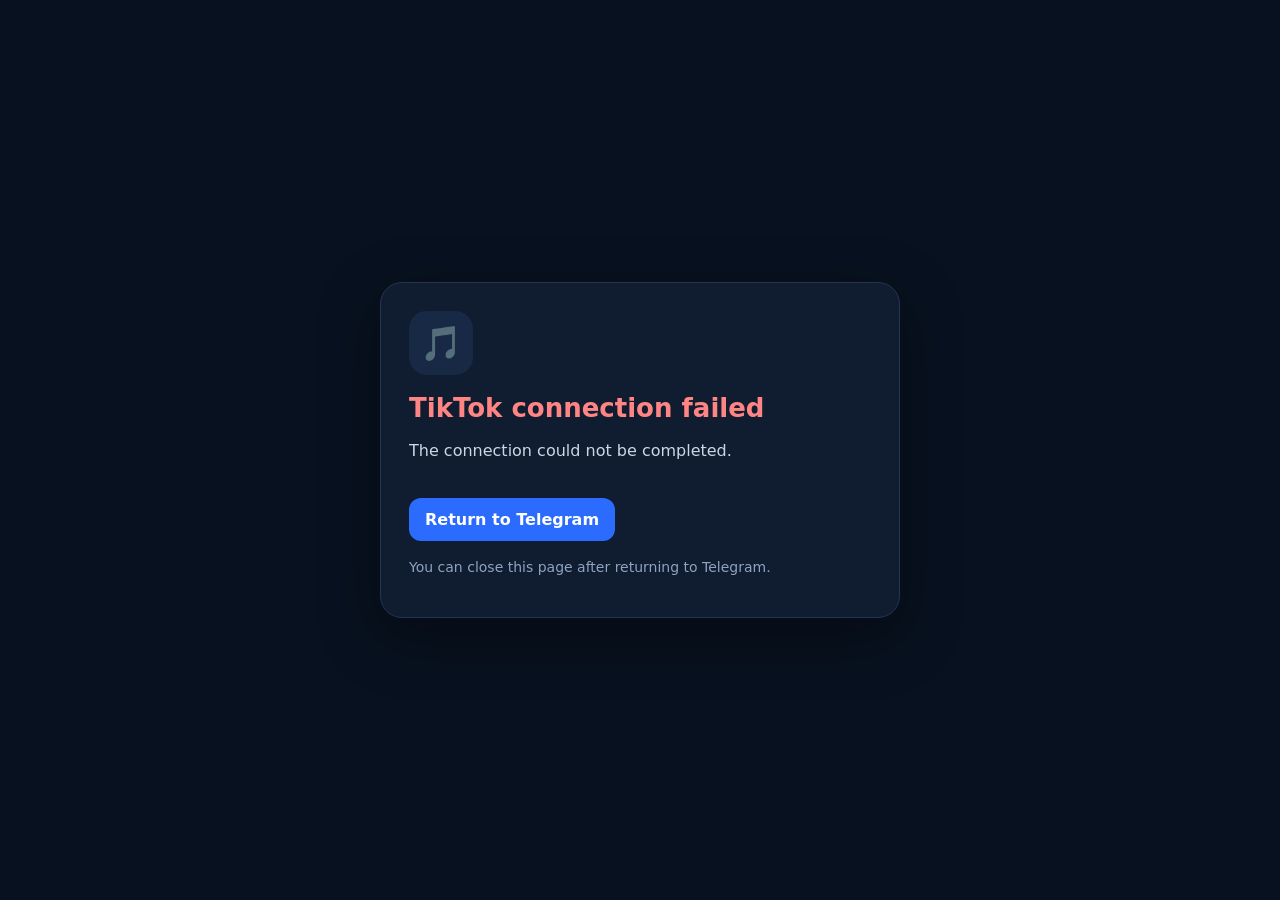
<file: telegram-tiktok.html>
<!doctype html>
<html lang="en">
<head>
  <meta charset="utf-8">
  <meta name="viewport" content="width=device-width,initial-scale=1">
  <meta name="color-scheme" content="dark">
  <title>Tivals AI · TikTok connection</title>
  <style>
    *{box-sizing:border-box}body{margin:0;min-height:100vh;display:grid;place-items:center;padding:24px;background:#08111f;color:#fff;font-family:system-ui,-apple-system,Segoe UI,Roboto,sans-serif}
    .card{width:min(520px,100%);background:#101c30;border:1px solid #253550;border-radius:22px;padding:28px;box-shadow:0 18px 60px rgba(0,0,0,.35)}
    .icon{width:64px;height:64px;border-radius:18px;display:grid;place-items:center;background:#182946;font-size:34px;margin-bottom:18px}
    h1{font-size:26px;margin:0 0 12px}.ok{color:#64e69b}.bad{color:#ff8585}.msg{color:#cbd6e6;line-height:1.55}.account{font-weight:700;color:#fff}.hint{font-size:14px;color:#8ea3bf;margin-top:18px}
    .btn{display:inline-block;margin-top:18px;padding:12px 16px;border-radius:12px;background:#2b6cff;color:#fff;text-decoration:none;font-weight:700}
  </style>
</head>
<body>
  <main class="card">
    <div class="icon">🎵</div>
    <h1 id="title">TikTok connection</h1>
    <p class="msg" id="message">Checking connection…</p>
    <a class="btn" href="https://t.me/Tivalsdeveloperbot">Return to Telegram</a>
    <p class="hint">You can close this page after returning to Telegram.</p>
  </main>
  <script>
    const q=new URLSearchParams(location.search);
    const ok=q.get("ok")==="1";
    const account=q.get("account")||"";
    const error=q.get("error")||"";
    const title=document.getElementById("title");
    const msg=document.getElementById("message");
    title.textContent=ok?"TikTok connected":"TikTok connection failed";
    title.className=ok?"ok":"bad";
    msg.innerHTML=ok
      ? "Connected as <span class=\"account\"></span>."
      : (error ? error.replace(/[<>&]/g,"") : "The connection could not be completed.");
    if(ok) msg.querySelector(".account").textContent=account||"TikTok account";
  </script>
</body>
</html>
</file>
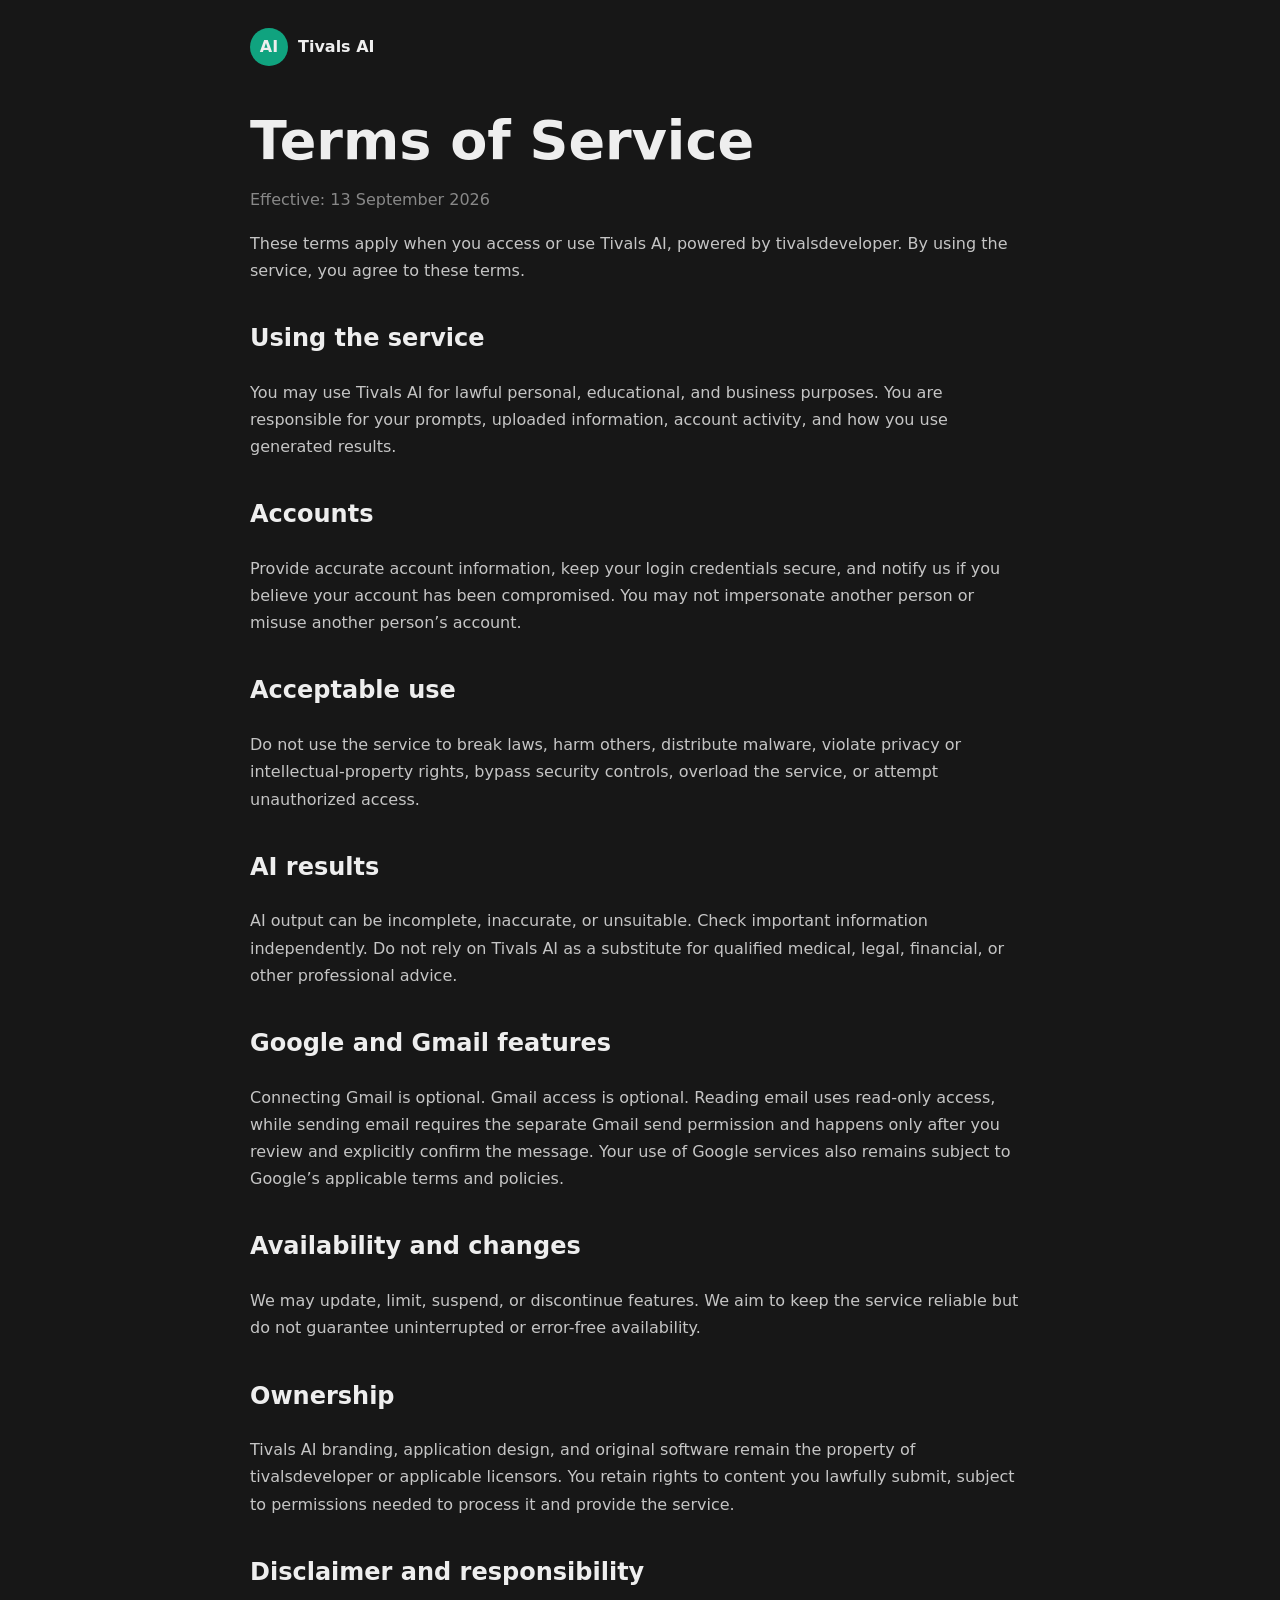
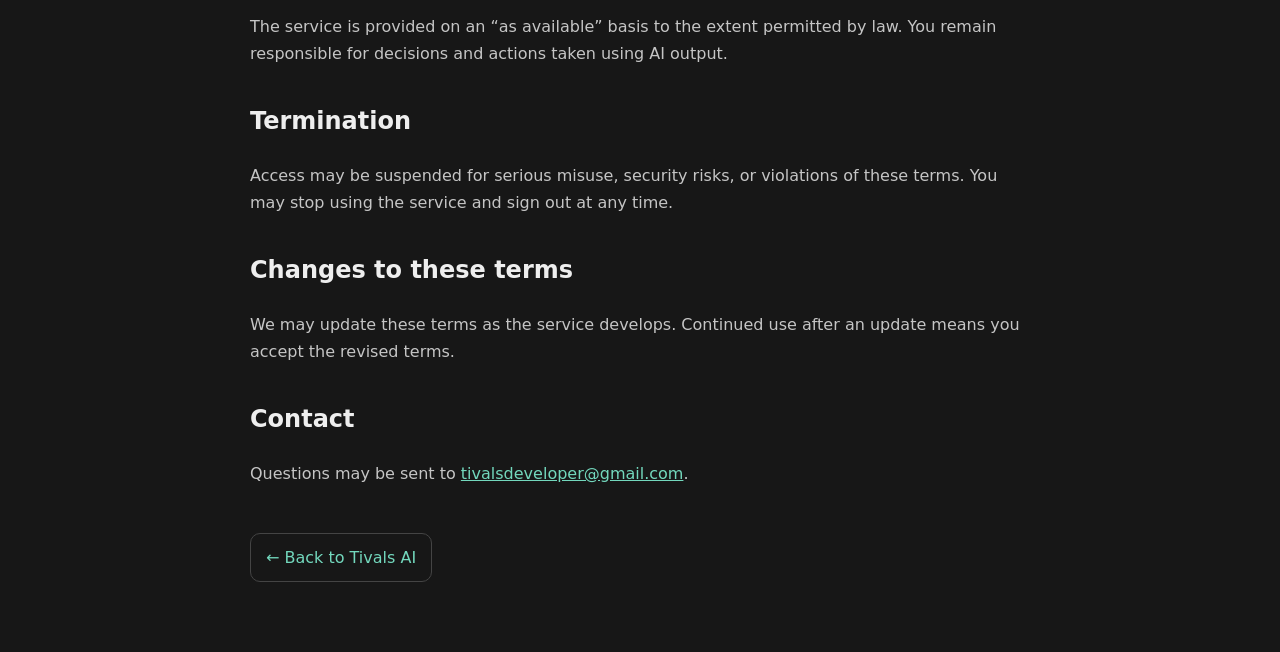
<file: terms.html>
<!doctype html><html lang="en"><head><meta charset="UTF-8"><meta name="viewport" content="width=device-width,initial-scale=1"><meta name="robots" content="index,follow"><link rel="canonical" href="https://ai.tivalsdeveloper.site/terms.html"><link rel="icon" href="app-icon.svg"><title>Terms of Service — Tivals AI</title><style>body{margin:0;background:#171717;color:#eee;font:16px/1.7 system-ui,sans-serif}.wrap{max-width:780px;margin:auto;padding:28px 20px 70px}a{color:#73d8bd}.brand{display:flex;align-items:center;gap:10px;font-weight:800;margin-bottom:45px}.logo{display:grid;place-items:center;width:38px;height:38px;border-radius:50%;background:#10a37f}h1{font-size:clamp(34px,7vw,54px);line-height:1.1;margin:0 0 8px}h2{margin-top:34px}p,li{color:#c5c5c5}.date{color:#888}.back{display:inline-block;margin-top:30px;padding:10px 15px;border:1px solid #444;border-radius:10px;text-decoration:none}</style></head><body><main class="wrap"><div class="brand"><span class="logo">AI</span>Tivals AI</div><h1>Terms of Service</h1><p class="date">Effective: 13 September 2026</p><p>These terms apply when you access or use Tivals AI, powered by tivalsdeveloper. By using the service, you agree to these terms.</p><h2>Using the service</h2><p>You may use Tivals AI for lawful personal, educational, and business purposes. You are responsible for your prompts, uploaded information, account activity, and how you use generated results.</p><h2>Accounts</h2><p>Provide accurate account information, keep your login credentials secure, and notify us if you believe your account has been compromised. You may not impersonate another person or misuse another person’s account.</p><h2>Acceptable use</h2><p>Do not use the service to break laws, harm others, distribute malware, violate privacy or intellectual-property rights, bypass security controls, overload the service, or attempt unauthorized access.</p><h2>AI results</h2><p>AI output can be incomplete, inaccurate, or unsuitable. Check important information independently. Do not rely on Tivals AI as a substitute for qualified medical, legal, financial, or other professional advice.</p><h2>Google and Gmail features</h2><p>Connecting Gmail is optional. Gmail access is optional. Reading email uses read-only access, while sending email requires the separate Gmail send permission and happens only after you review and explicitly confirm the message. Your use of Google services also remains subject to Google’s applicable terms and policies.</p><h2>Availability and changes</h2><p>We may update, limit, suspend, or discontinue features. We aim to keep the service reliable but do not guarantee uninterrupted or error-free availability.</p><h2>Ownership</h2><p>Tivals AI branding, application design, and original software remain the property of tivalsdeveloper or applicable licensors. You retain rights to content you lawfully submit, subject to permissions needed to process it and provide the service.</p><h2>Disclaimer and responsibility</h2><p>The service is provided on an “as available” basis to the extent permitted by law. You remain responsible for decisions and actions taken using AI output.</p><h2>Termination</h2><p>Access may be suspended for serious misuse, security risks, or violations of these terms. You may stop using the service and sign out at any time.</p><h2>Changes to these terms</h2><p>We may update these terms as the service develops. Continued use after an update means you accept the revised terms.</p><h2>Contact</h2><p>Questions may be sent to <a href="mailto:tivalsdeveloper@gmail.com">tivalsdeveloper@gmail.com</a>.</p><a class="back" href="./">← Back to Tivals AI</a></main></body></html>
</file>
